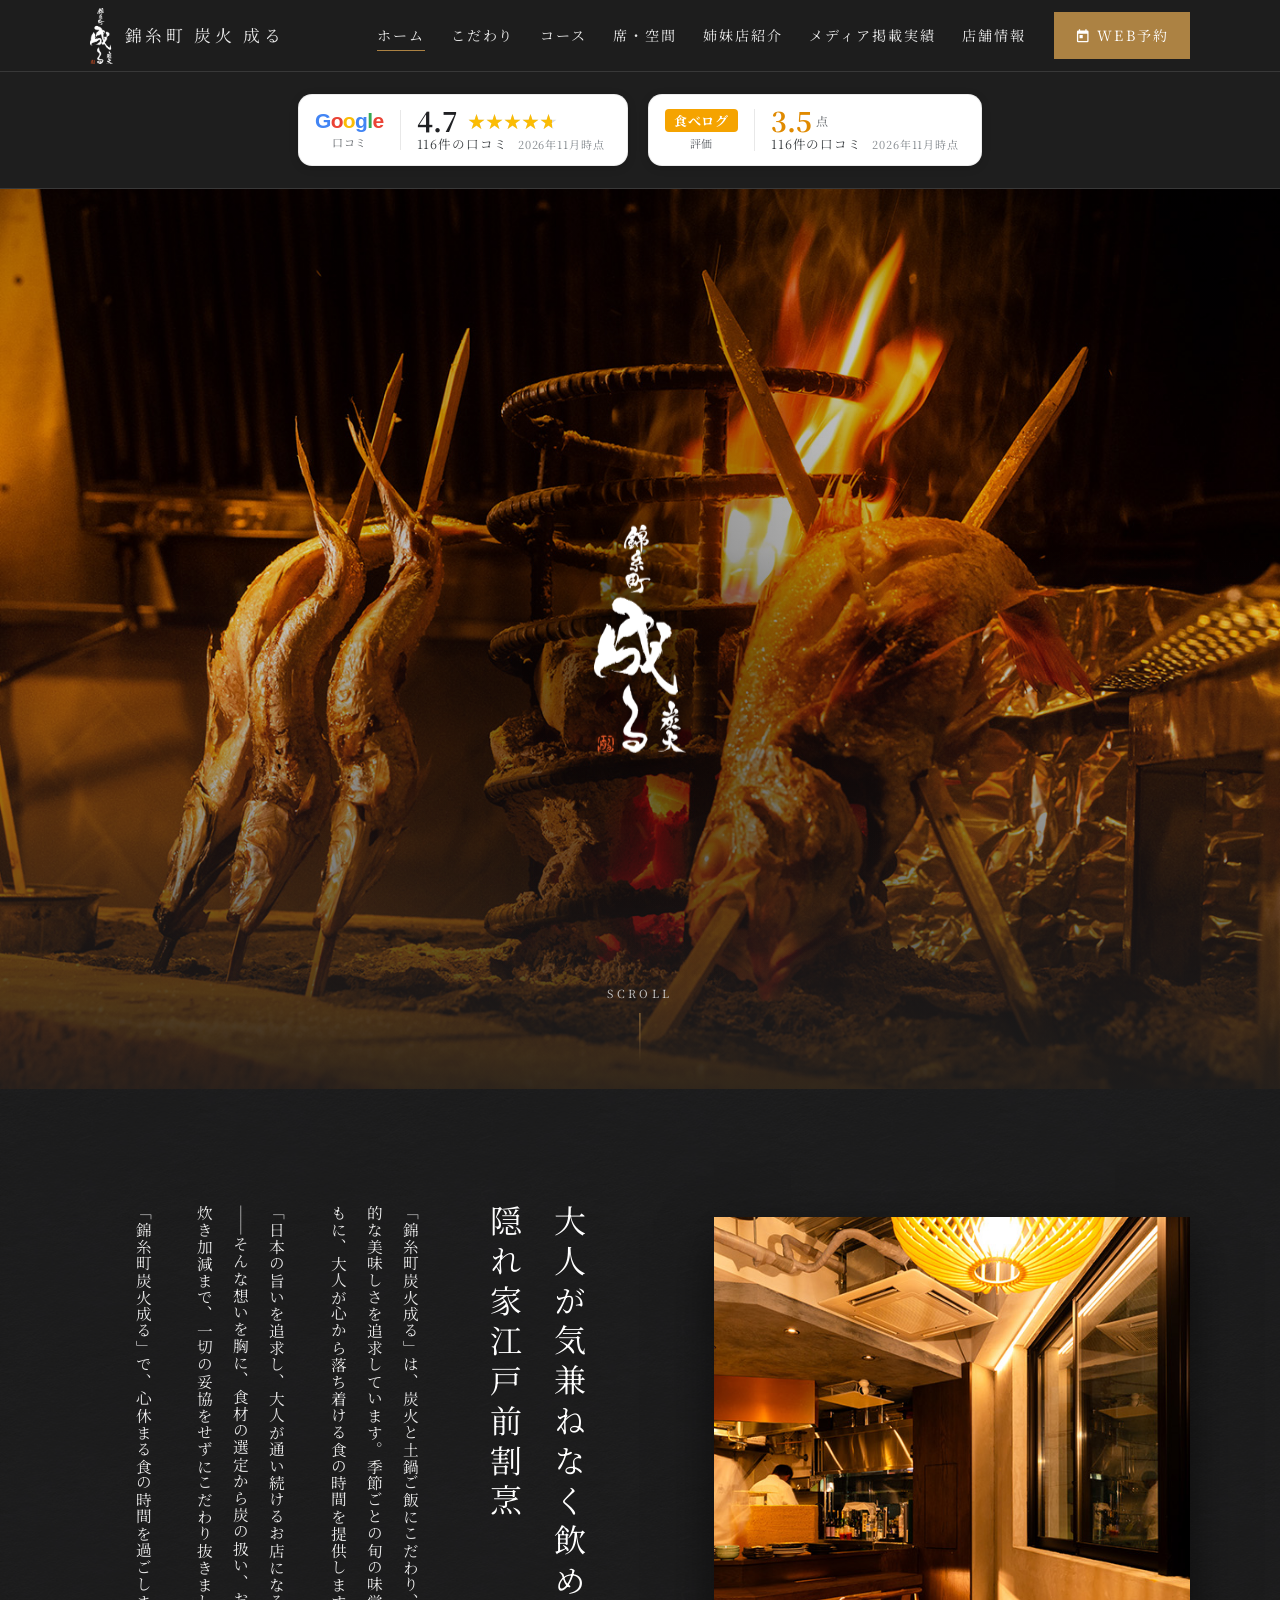
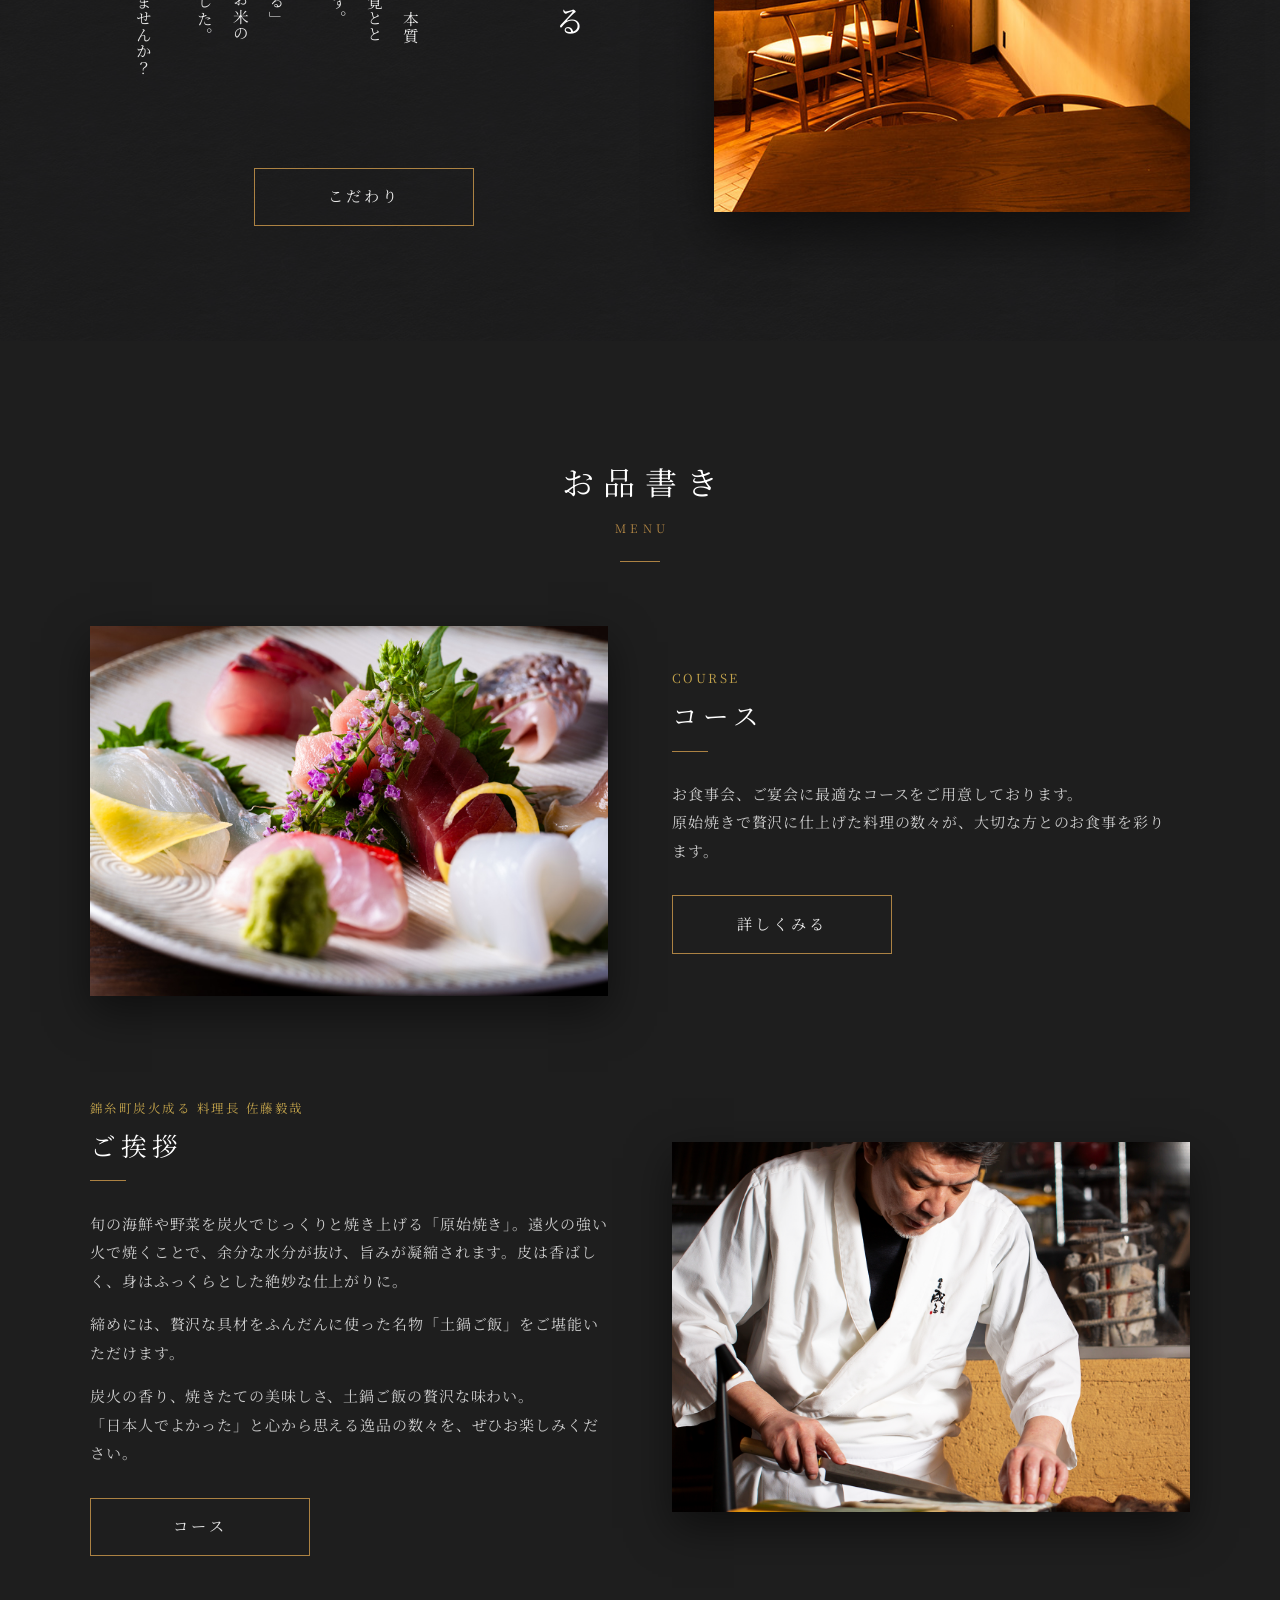
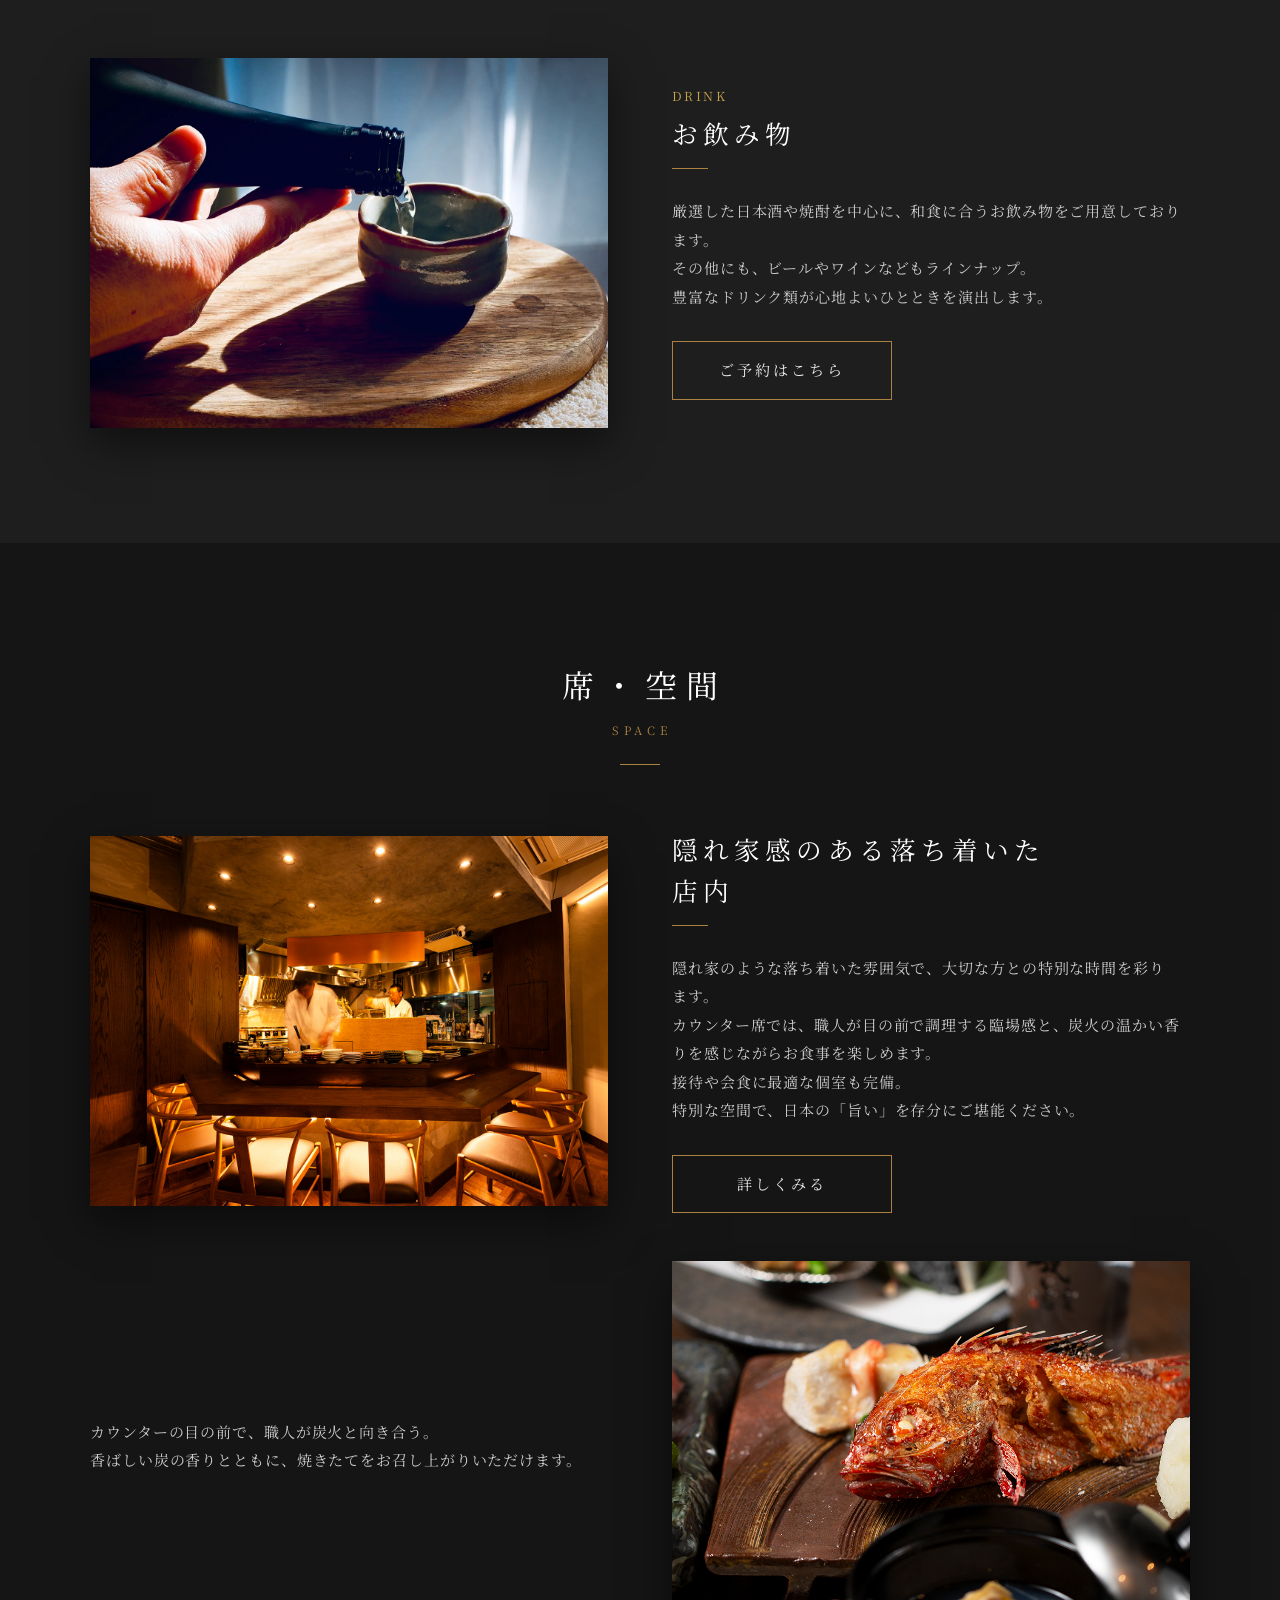
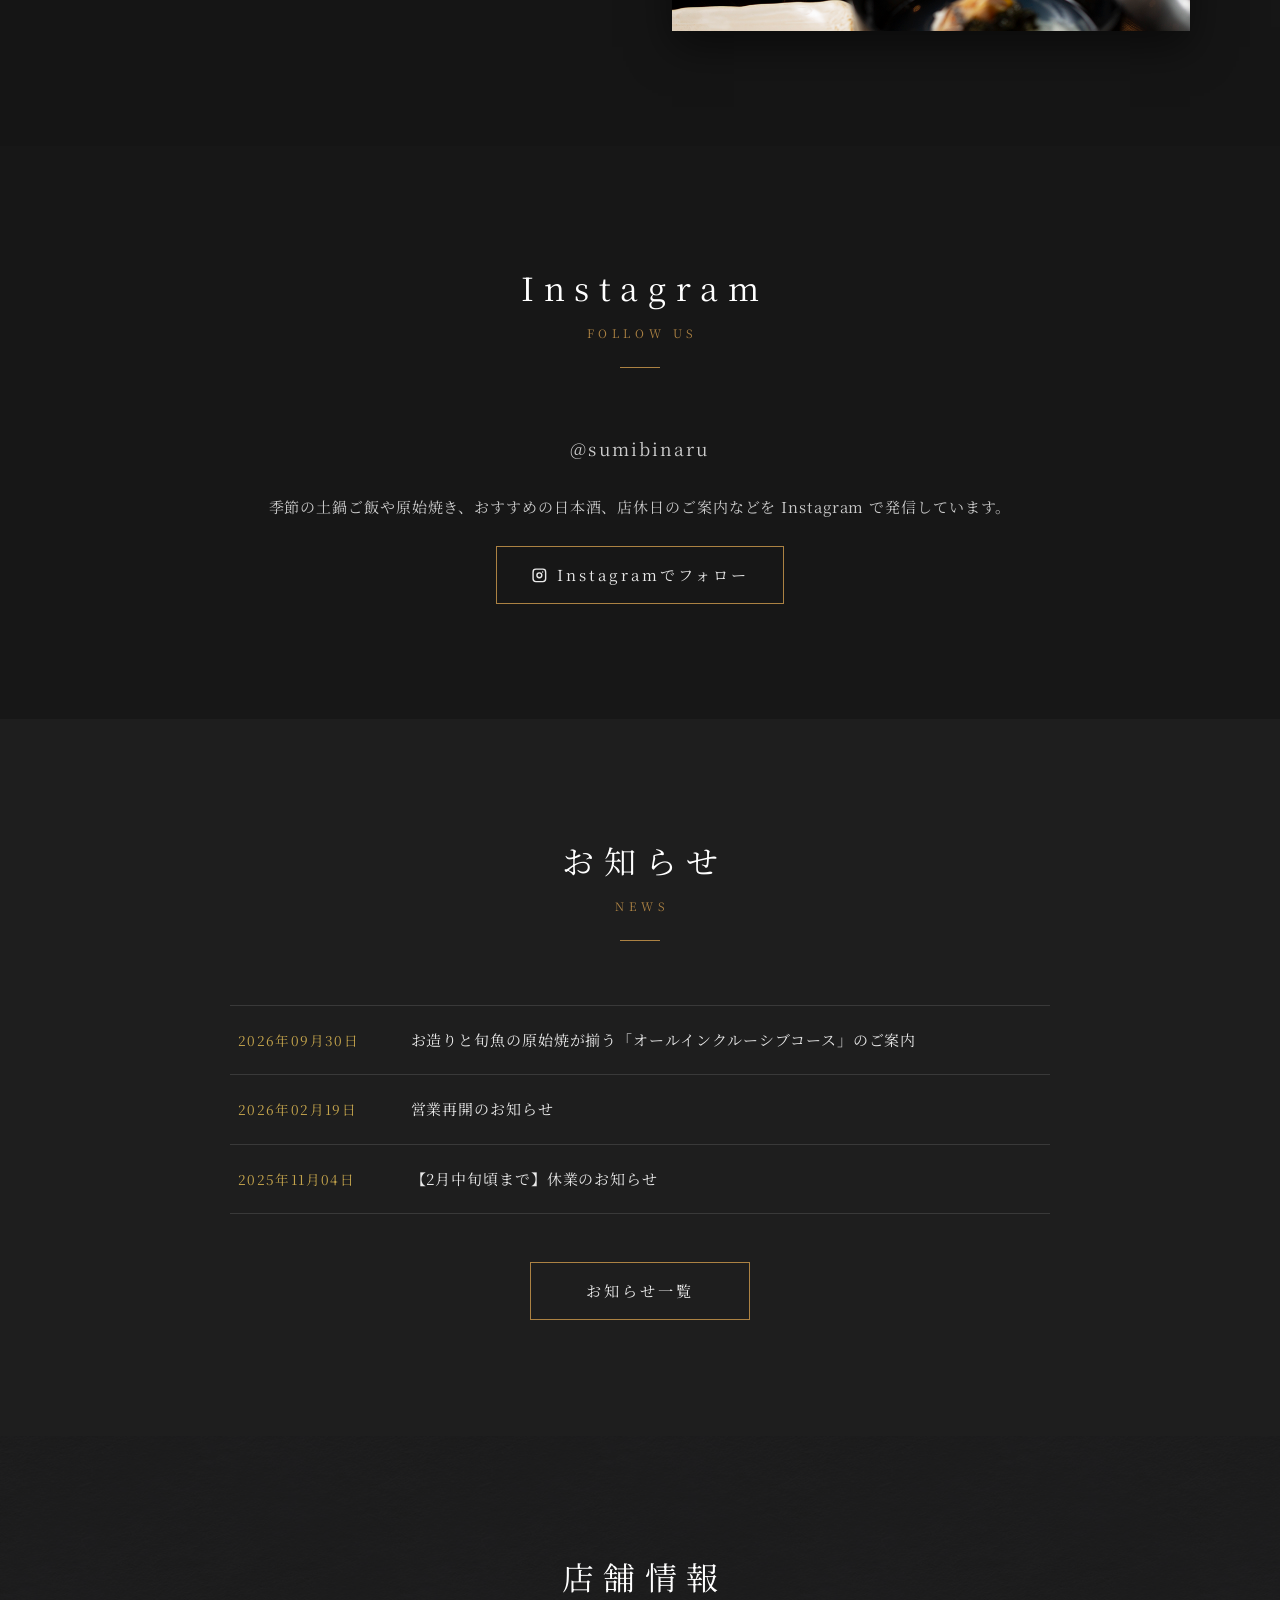
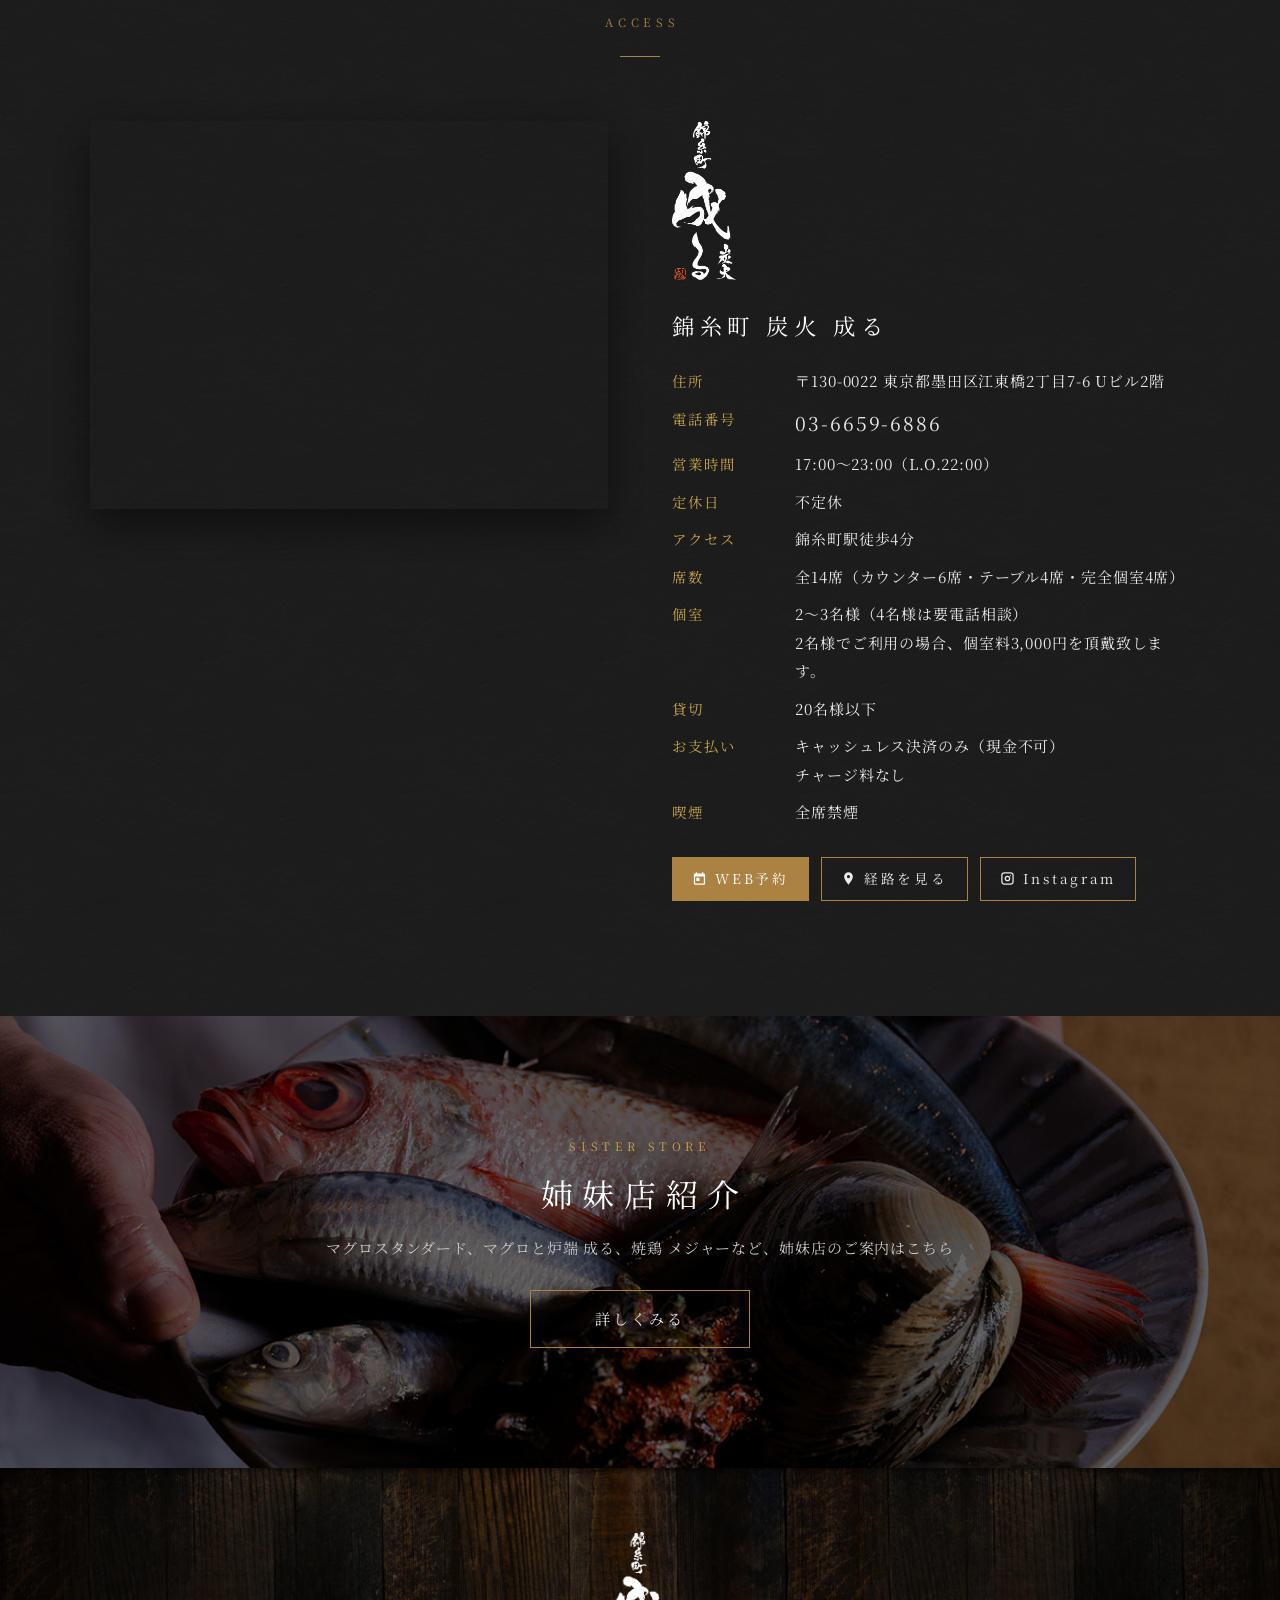
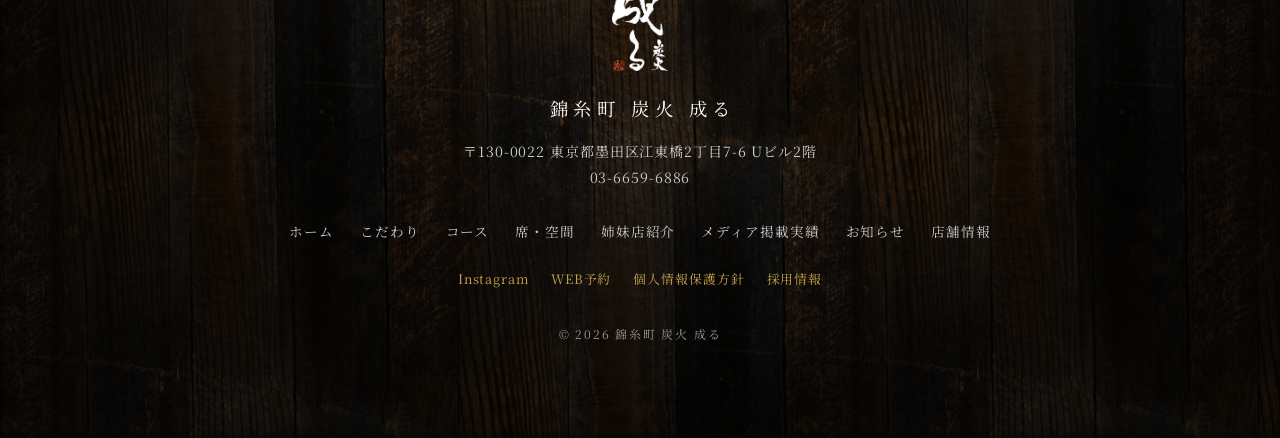
<file: index.html>
<!DOCTYPE html>
<html lang="ja">
<head>
  <meta charset="UTF-8">
  <meta name="viewport" content="width=device-width, initial-scale=1">
  <title>錦糸町 炭火 成る - 大人の隠れ家 江戸前割烹・原始焼き・土鍋ご飯</title>
  <meta name="description" content="錦糸町駅徒歩4分。美味しい海鮮、和食を食べたい皆様に。「錦糸町 炭火 成る」では、「日本の旨い」をご提供いたします。旬の海鮮、野菜などを原始焼きで焼き上げ、土鍋ご飯で締める。帰り際に日本人でよかったと思えるお店です。隠れ家感のある落ち着いた雰囲気の店内で、大切な方とのお食事をお楽しみください。">
  <meta property="og:locale" content="ja_JP">
  <meta property="og:type" content="website">
  <meta property="og:site_name" content="錦糸町 炭火 成る">
  <meta property="og:title" content="錦糸町 炭火 成る - 大人の隠れ家 江戸前割烹・原始焼き・土鍋ご飯">
  <meta property="og:description" content="錦糸町駅徒歩4分。美味しい海鮮、和食を食べたい皆様に。「錦糸町 炭火 成る」では、「日本の旨い」をご提供いたします。旬の海鮮、野菜などを原始焼きで焼き上げ、土鍋ご飯で締める。帰り際に日本人でよかったと思えるお店です。隠れ家感のある落ち着いた雰囲気の店内で、大切な方とのお食事をお楽しみください。">
  <meta property="og:url" content="https://kinshicho-sumibi-naru.com/">
  <meta property="og:image" content="https://kinshicho-sumibi-naru.com/images/ogp.jpg">
  <meta name="twitter:card" content="summary_large_image">
  <link rel="canonical" href="https://kinshicho-sumibi-naru.com/">
  <link rel="icon" href="images/favicon.jpg" type="image/jpeg">
  <link rel="apple-touch-icon" href="images/favicon.jpg">
  <link rel="preconnect" href="https://fonts.googleapis.com">
  <link rel="preconnect" href="https://fonts.gstatic.com" crossorigin>
  <link href="https://fonts.googleapis.com/css2?family=Noto+Serif+JP:wght@300;400;500&display=swap" rel="stylesheet">
  <link rel="stylesheet" href="css/style.css">
</head>
<body>
<header class="site-header">
  <div class="inner">
    <a class="brand" href="./" aria-label="錦糸町 炭火 成る トップページ">
      <img src="images/logo-white.png" alt="錦糸町 炭火 成る" width="500" height="1242">
      <span class="brand__name">錦糸町 炭火 成る</span>
    </a>
    <button class="nav-toggle" type="button" aria-expanded="false" aria-controls="gnav" aria-label="メニューを開く">
      <span></span><span></span><span></span>
    </button>
    <nav class="gnav" id="gnav" aria-label="グローバルナビゲーション">
      <ul class="gnav__list">
        <li><a href="./">ホーム</a></li>
        <li><a href="concept/">こだわり</a></li>
        <li><a href="course/">コース</a></li>
        <li><a href="table/">席・空間</a></li>
        <li><a href="sister-store/">姉妹店紹介</a></li>
        <li><a href="media/">メディア掲載実績</a></li>
        <li><a href="#access">店舗情報</a></li>
      </ul>
      <a class="btn-reserve" href="https://www.tablecheck.com/shops/kinshicho-sumibi-naru/reserve" target="_blank" rel="noopener"><svg class="icon" viewBox="0 0 24 24" aria-hidden="true"><path d="M19 4h-1V2h-2v2H8V2H6v2H5a2 2 0 0 0-2 2v14a2 2 0 0 0 2 2h14a2 2 0 0 0 2-2V6a2 2 0 0 0-2-2zm0 16H5V9h14v11zM7 11h5v5H7z"/></svg>WEB予約</a>
    </nav>
  </div>
</header>

<main>
<section class="ratings" id="ratings" aria-label="お客様からの評価" hidden>
  <div class="ratings__inner">
    <a class="ratings__item ratings__item--google" data-rating="google" href="https://www.google.com/maps/search/?api=1&query=%E9%8C%A6%E7%B3%B8%E7%94%BA%20%E7%82%AD%E7%81%AB%20%E6%88%90%E3%82%8B%20%E6%9D%B1%E4%BA%AC%E9%83%BD%E5%A2%A8%E7%94%B0%E5%8C%BA%E6%B1%9F%E6%9D%B1%E6%A9%8B2-7-6" target="_blank" rel="noopener" hidden>
      <span class="ratings__brand"><span class="ratings__g" aria-hidden="true"><i>G</i><i>o</i><i>o</i><i>g</i><i>l</i><i>e</i></span><span class="sr-only">Google</span><span class="ratings__label">口コミ</span></span>
      <span class="ratings__score"><span class="ratings__stars" aria-hidden="true"><span class="ratings__stars-off">★★★★★</span><span class="ratings__stars-on">★★★★★</span></span><b data-field="score">-</b></span>
      <span class="ratings__meta"><span class="ratings__count"><span data-field="count">-</span>件の口コミ</span><span class="ratings__asof" data-field="asof"></span></span>
    </a>
    <a class="ratings__item ratings__item--tabelog" data-rating="tabelog" href="https://tabelog.com/tokyo/A1312/A131201/13299572/" target="_blank" rel="noopener" hidden>
      <span class="ratings__brand"><span class="ratings__tb" aria-hidden="true">食べログ</span><span class="sr-only">食べログ</span><span class="ratings__label">評価</span></span>
      <span class="ratings__score"><b data-field="score">-</b><small>点</small></span>
      <span class="ratings__meta"><span class="ratings__count"><span data-field="count">-</span>件の口コミ</span><span class="ratings__asof" data-field="asof"></span></span>
    </a>
  </div>
</section>
  <section class="hero" aria-label="メインビジュアル">
    <div class="hero__slide" role="img" aria-label="炭火で焼き上げる原始焼き"></div>
    <div class="hero__slide"></div>
    <img class="hero__logo" src="images/logo-white.png" alt="錦糸町 炭火 成る" width="500" height="1242">
    <div class="hero__scroll" aria-hidden="true">SCROLL</div>
  </section>

  <section class="section section--texture" id="about">
    <div class="inner catch">
      <div class="catch__text catch__text--tategaki fade-up">
        <h1>大人が気兼ねなく飲める<br>隠れ家江戸前割烹</h1>
        <p>「錦糸町炭火成る」は、<br>炭火と土鍋ご飯にこだわり、<br>本質的な美味しさを追求しています。<br>季節ごとの旬の味覚とともに、<br>大人が心から落ち着ける食の時間を提供します。</p>
        <p>「日本の旨いを追求し、<br>大人が通い続けるお店になる」——<br>そんな想いを胸に、<br>食材の選定から炭の扱い、<br>お米の炊き加減まで、<br>一切の妥協をせずにこだわり抜きました。</p>
        <p>「錦糸町炭火成る」で、<br>心休まる食の時間を過ごしませんか？</p>
        <div class="btn-wrap"><a class="btn" href="concept/">こだわり</a></div>
      </div>
      <div class="catch__img fade-up">
        <img src="images/top-catch.jpg" alt="炭火の前で調理する料理人" width="1400" height="703" loading="lazy">
      </div>
    </div>
  </section>

  <section class="section" id="menu">
    <div class="inner">
      <div class="sec-title fade-up"><h2>お品書き</h2><span class="en">MENU</span></div>

      <div class="feature fade-up">
        <div class="feature__img"><img src="images/top-course.jpg" alt="原始焼きで仕上げたコース料理" width="1400" height="1000" loading="lazy"></div>
        <div class="feature__body">
          <h3><span class="sub">COURSE</span>コース</h3>
          <p>お食事会、ご宴会に最適なコースをご用意しております。<br>原始焼きで贅沢に仕上げた料理の数々が、大切な方とのお食事を彩ります。</p>
          <div class="btn-wrap"><a class="btn" href="course/">詳しくみる</a></div>
        </div>
      </div>

      <div class="feature feature--rev fade-up">
        <div class="feature__img"><img src="images/top-chef.webp" alt="料理長 佐藤毅哉" width="1400" height="1000" loading="lazy"></div>
        <div class="feature__body">
          <h3><span class="sub">錦糸町炭火成る 料理長 佐藤毅哉</span>ご挨拶</h3>
          <p>旬の海鮮や野菜を炭火でじっくりと焼き上げる「原始焼き」。遠火の強い火で焼くことで、余分な水分が抜け、旨みが凝縮されます。皮は香ばしく、身はふっくらとした絶妙な仕上がりに。</p>
          <p>締めには、贅沢な具材をふんだんに使った名物「土鍋ご飯」をご堪能いただけます。</p>
          <p>炭火の香り、焼きたての美味しさ、土鍋ご飯の贅沢な味わい。<br>「日本人でよかった」と心から思える逸品の数々を、ぜひお楽しみください。</p>
          <div class="btn-wrap"><a class="btn" href="course/">コース</a></div>
        </div>
      </div>

      <div class="feature fade-up">
        <div class="feature__img"><img src="images/top-drink.webp" alt="厳選した日本酒と酒器" width="1400" height="1000" loading="lazy"></div>
        <div class="feature__body">
          <h3><span class="sub">DRINK</span>お飲み物</h3>
          <p>厳選した日本酒や焼酎を中心に、和食に合うお飲み物をご用意しております。<br>その他にも、ビールやワインなどもラインナップ。<br>豊富なドリンク類が心地よいひとときを演出します。</p>
          <div class="btn-wrap"><a class="btn" href="https://www.tablecheck.com/shops/kinshicho-sumibi-naru/reserve" target="_blank" rel="noopener">ご予約はこちら</a></div>
        </div>
      </div>
    </div>
  </section>

  <section class="section section--wall" id="space">
    <div class="inner">
      <div class="sec-title fade-up"><h2>席・空間</h2><span class="en">SPACE</span></div>
      <div class="feature fade-up">
        <div class="feature__img"><img src="images/top-table.jpg" alt="落ち着いた雰囲気の店内" width="1400" height="1000" loading="lazy"></div>
        <div class="feature__body">
          <h3>隠れ家感のある落ち着いた<br class="pc-only">店内</h3>
          <p>隠れ家のような落ち着いた雰囲気で、大切な方との特別な時間を彩ります。<br>カウンター席では、職人が目の前で調理する臨場感と、炭火の温かい香りを感じながらお食事を楽しめます。<br>接待や会食に最適な個室も完備。<br>特別な空間で、日本の「旨い」を存分にご堪能ください。</p>
          <div class="btn-wrap"><a class="btn" href="table/">詳しくみる</a></div>
        </div>
      </div>
      <div class="feature feature--rev fade-up" style="margin-top:48px">
        <div class="feature__img"><img src="images/top-table-02.webp" alt="カウンター越しに見える炭火の調理" width="1400" height="703" loading="lazy"></div>
        <div class="feature__body">
          <p class="lead">カウンターの目の前で、職人が炭火と向き合う。<br>香ばしい炭の香りとともに、焼きたてをお召し上がりいただけます。</p>
        </div>
      </div>
    </div>
  </section>

  <section class="section section--dark" id="instagram">
    <div class="inner insta">
      <div class="sec-title fade-up"><h2>Instagram</h2><span class="en">FOLLOW US</span></div>
      <div class="fade-up">
        <p class="insta__account">@sumibinaru</p>
        <p>季節の土鍋ご飯や原始焼き、おすすめの日本酒、店休日のご案内などを Instagram で発信しています。</p>
        <a class="btn" href="https://www.instagram.com/sumibinaru" target="_blank" rel="noopener"><svg class="icon" viewBox="0 0 24 24" aria-hidden="true"><path d="M7 2h10a5 5 0 0 1 5 5v10a5 5 0 0 1-5 5H7a5 5 0 0 1-5-5V7a5 5 0 0 1 5-5zm0 2a3 3 0 0 0-3 3v10a3 3 0 0 0 3 3h10a3 3 0 0 0 3-3V7a3 3 0 0 0-3-3H7zm5 3.5a4.5 4.5 0 1 1 0 9 4.5 4.5 0 0 1 0-9zm0 2a2.5 2.5 0 1 0 0 5 2.5 2.5 0 0 0 0-5zm4.75-3.25a1 1 0 1 1 0 2 1 1 0 0 1 0-2z"/></svg>Instagramでフォロー</a>
      </div>
    </div>
  </section>

  <section class="section" id="news">
    <div class="inner inner--narrow">
      <div class="sec-title fade-up"><h2>お知らせ</h2><span class="en">NEWS</span></div>
      <div class="fade-up">
<ul class="news-list">
  <li><a href="information/#news-4385"><time datetime="2026-09-30">2026年09月30日</time><span>お造りと旬魚の原始焼が揃う「オールインクルーシブコース」のご案内</span></a></li>
  <li><a href="information/#news-4332"><time datetime="2026-02-19">2026年02月19日</time><span>営業再開のお知らせ</span></a></li>
  <li><a href="information/#news-4260"><time datetime="2025-11-04">2025年11月04日</time><span>【2月中旬頃まで】休業のお知らせ</span></a></li>
</ul>
        <p class="center mt-l"><a class="btn" href="information/">お知らせ一覧</a></p>
      </div>
    </div>
  </section>

  <section class="section section--texture" id="access">
    <div class="inner">
      <div class="sec-title fade-up"><h2>店舗情報</h2><span class="en">ACCESS</span></div>
      <div class="access fade-up">
        <div class="access__map">
          <iframe src="https://www.google.com/maps?q=%E6%9D%B1%E4%BA%AC%E9%83%BD%E5%A2%A8%E7%94%B0%E5%8C%BA%E6%B1%9F%E6%9D%B1%E6%A9%8B2%E4%B8%81%E7%9B%AE7-6%20U%E3%83%93%E3%83%AB&output=embed" title="錦糸町 炭火 成る の地図" loading="lazy" allowfullscreen referrerpolicy="no-referrer-when-downgrade"></iframe>
        </div>
        <div class="access__body">
          <img class="access__logo" src="images/logo-white.png" alt="" width="500" height="1242" loading="lazy">
          <p class="access__name">錦糸町 炭火 成る</p>
          <dl>
            <dt>住所</dt><dd>〒130-0022 東京都墨田区江東橋2丁目7-6 <span class="nowrap">Uビル2階</span></dd>
            <dt>電話番号</dt><dd><a class="tel" href="tel:03-6659-6886">03-6659-6886</a></dd>
            <dt>営業時間</dt><dd>17:00～23:00（L.O.22:00）</dd>
            <dt>定休日</dt><dd>不定休</dd>
            <dt>アクセス</dt><dd>錦糸町駅徒歩4分</dd>
            <dt>席数</dt><dd>全14席（カウンター6席・テーブル4席・完全個室4席）</dd>
            <dt>個室</dt><dd>2〜3名様（4名様は要電話相談）<br>2名様でご利用の場合、個室料3,000円を頂戴致します。</dd>
            <dt>貸切</dt><dd>20名様以下</dd>
            <dt>お支払い</dt><dd>キャッシュレス決済のみ（現金不可）<br>チャージ料なし</dd>
            <dt>喫煙</dt><dd>全席禁煙</dd>
          </dl>
          <div class="access__links">
            <a class="btn btn--small btn--solid" href="https://www.tablecheck.com/shops/kinshicho-sumibi-naru/reserve" target="_blank" rel="noopener"><svg class="icon" viewBox="0 0 24 24" aria-hidden="true"><path d="M19 4h-1V2h-2v2H8V2H6v2H5a2 2 0 0 0-2 2v14a2 2 0 0 0 2 2h14a2 2 0 0 0 2-2V6a2 2 0 0 0-2-2zm0 16H5V9h14v11zM7 11h5v5H7z"/></svg>WEB予約</a>
            <a class="btn btn--small" href="https://www.google.com/maps/dir/?api=1&destination=%E9%8C%A6%E7%B3%B8%E7%94%BA%20%E7%82%AD%E7%81%AB%20%E6%88%90%E3%82%8B" target="_blank" rel="noopener"><svg class="icon" viewBox="0 0 24 24" aria-hidden="true"><path d="M12 2a7 7 0 0 0-7 7c0 5.25 7 13 7 13s7-7.75 7-13a7 7 0 0 0-7-7zm0 9.5A2.5 2.5 0 1 1 12 6.5a2.5 2.5 0 0 1 0 5z"/></svg>経路を見る</a>
            <a class="btn btn--small" href="https://www.instagram.com/sumibinaru" target="_blank" rel="noopener"><svg class="icon" viewBox="0 0 24 24" aria-hidden="true"><path d="M7 2h10a5 5 0 0 1 5 5v10a5 5 0 0 1-5 5H7a5 5 0 0 1-5-5V7a5 5 0 0 1 5-5zm0 2a3 3 0 0 0-3 3v10a3 3 0 0 0 3 3h10a3 3 0 0 0 3-3V7a3 3 0 0 0-3-3H7zm5 3.5a4.5 4.5 0 1 1 0 9 4.5 4.5 0 0 1 0-9zm0 2a2.5 2.5 0 1 0 0 5 2.5 2.5 0 0 0 0-5zm4.75-3.25a1 1 0 1 1 0 2 1 1 0 0 1 0-2z"/></svg>Instagram</a>
          </div>
        </div>
      </div>
    </div>
  </section>

  <a class="sister-banner" href="sister-store/">
    <div class="sister-banner__body">
      <span class="en">SISTER STORE</span>
      <h2>姉妹店紹介</h2>
      <p>マグロスタンダード、マグロと炉端 成る、焼鶏 メジャーなど、姉妹店のご案内はこちら</p>
      <span class="btn">詳しくみる</span>
    </div>
  </a>
</main>
<footer class="site-footer">
  <div class="inner">
    <img class="site-footer__logo" src="images/logo-white.png" alt="" width="500" height="1242">
    <p class="site-footer__name">錦糸町 炭火 成る</p>
    <p class="site-footer__addr">〒130-0022 東京都墨田区江東橋2丁目7-6 <span class="nowrap">Uビル2階</span><br><a href="tel:03-6659-6886">03-6659-6886</a></p>
    <ul class="site-footer__nav">
      <li><a href="./">ホーム</a></li><li><a href="concept/">こだわり</a></li><li><a href="course/">コース</a></li><li><a href="table/">席・空間</a></li><li><a href="sister-store/">姉妹店紹介</a></li><li><a href="media/">メディア掲載実績</a></li><li><a href="information/">お知らせ</a></li><li><a href="#access">店舗情報</a></li>
    </ul>
    <ul class="site-footer__sub">
      <li><a href="https://www.instagram.com/sumibinaru" target="_blank" rel="noopener">Instagram</a></li>
      <li><a href="https://www.tablecheck.com/shops/kinshicho-sumibi-naru/reserve" target="_blank" rel="noopener">WEB予約</a></li>
      <li><a href="privacy/">個人情報保護方針</a></li>
      <li><a href="https://pay-it-forward-corporate.com/recruit/" target="_blank" rel="noopener">採用情報</a></li>
    </ul>
    <p class="site-footer__copy">&copy; 2026 錦糸町 炭火 成る</p>
  </div>
</footer>

<nav class="bottom-bar" aria-label="クイックメニュー">
  <a href="tel:03-6659-6886"><svg class="icon" viewBox="0 0 24 24" aria-hidden="true"><path d="M6.6 10.8a15.1 15.1 0 0 0 6.6 6.6l2.2-2.2a1 1 0 0 1 1-.25c1.1.37 2.3.57 3.6.57a1 1 0 0 1 1 1V20a1 1 0 0 1-1 1A17 17 0 0 1 3 4a1 1 0 0 1 1-1h3.5a1 1 0 0 1 1 1c0 1.25.2 2.45.57 3.57a1 1 0 0 1-.25 1L6.6 10.8z"/></svg>電話</a>
  <a href="https://www.google.com/maps/dir/?api=1&destination=%E9%8C%A6%E7%B3%B8%E7%94%BA%20%E7%82%AD%E7%81%AB%20%E6%88%90%E3%82%8B" target="_blank" rel="noopener"><svg class="icon" viewBox="0 0 24 24" aria-hidden="true"><path d="M12 2a7 7 0 0 0-7 7c0 5.25 7 13 7 13s7-7.75 7-13a7 7 0 0 0-7-7zm0 9.5A2.5 2.5 0 1 1 12 6.5a2.5 2.5 0 0 1 0 5z"/></svg>地図</a>
  <a class="is-reserve" href="https://www.tablecheck.com/shops/kinshicho-sumibi-naru/reserve" target="_blank" rel="noopener"><svg class="icon" viewBox="0 0 24 24" aria-hidden="true"><path d="M19 4h-1V2h-2v2H8V2H6v2H5a2 2 0 0 0-2 2v14a2 2 0 0 0 2 2h14a2 2 0 0 0 2-2V6a2 2 0 0 0-2-2zm0 16H5V9h14v11zM7 11h5v5H7z"/></svg>WEB予約</a>
</nav>

<script src="js/main.js"></script>
  <script src="js/ratings.js" defer></script>
</body>
</html>
</file>
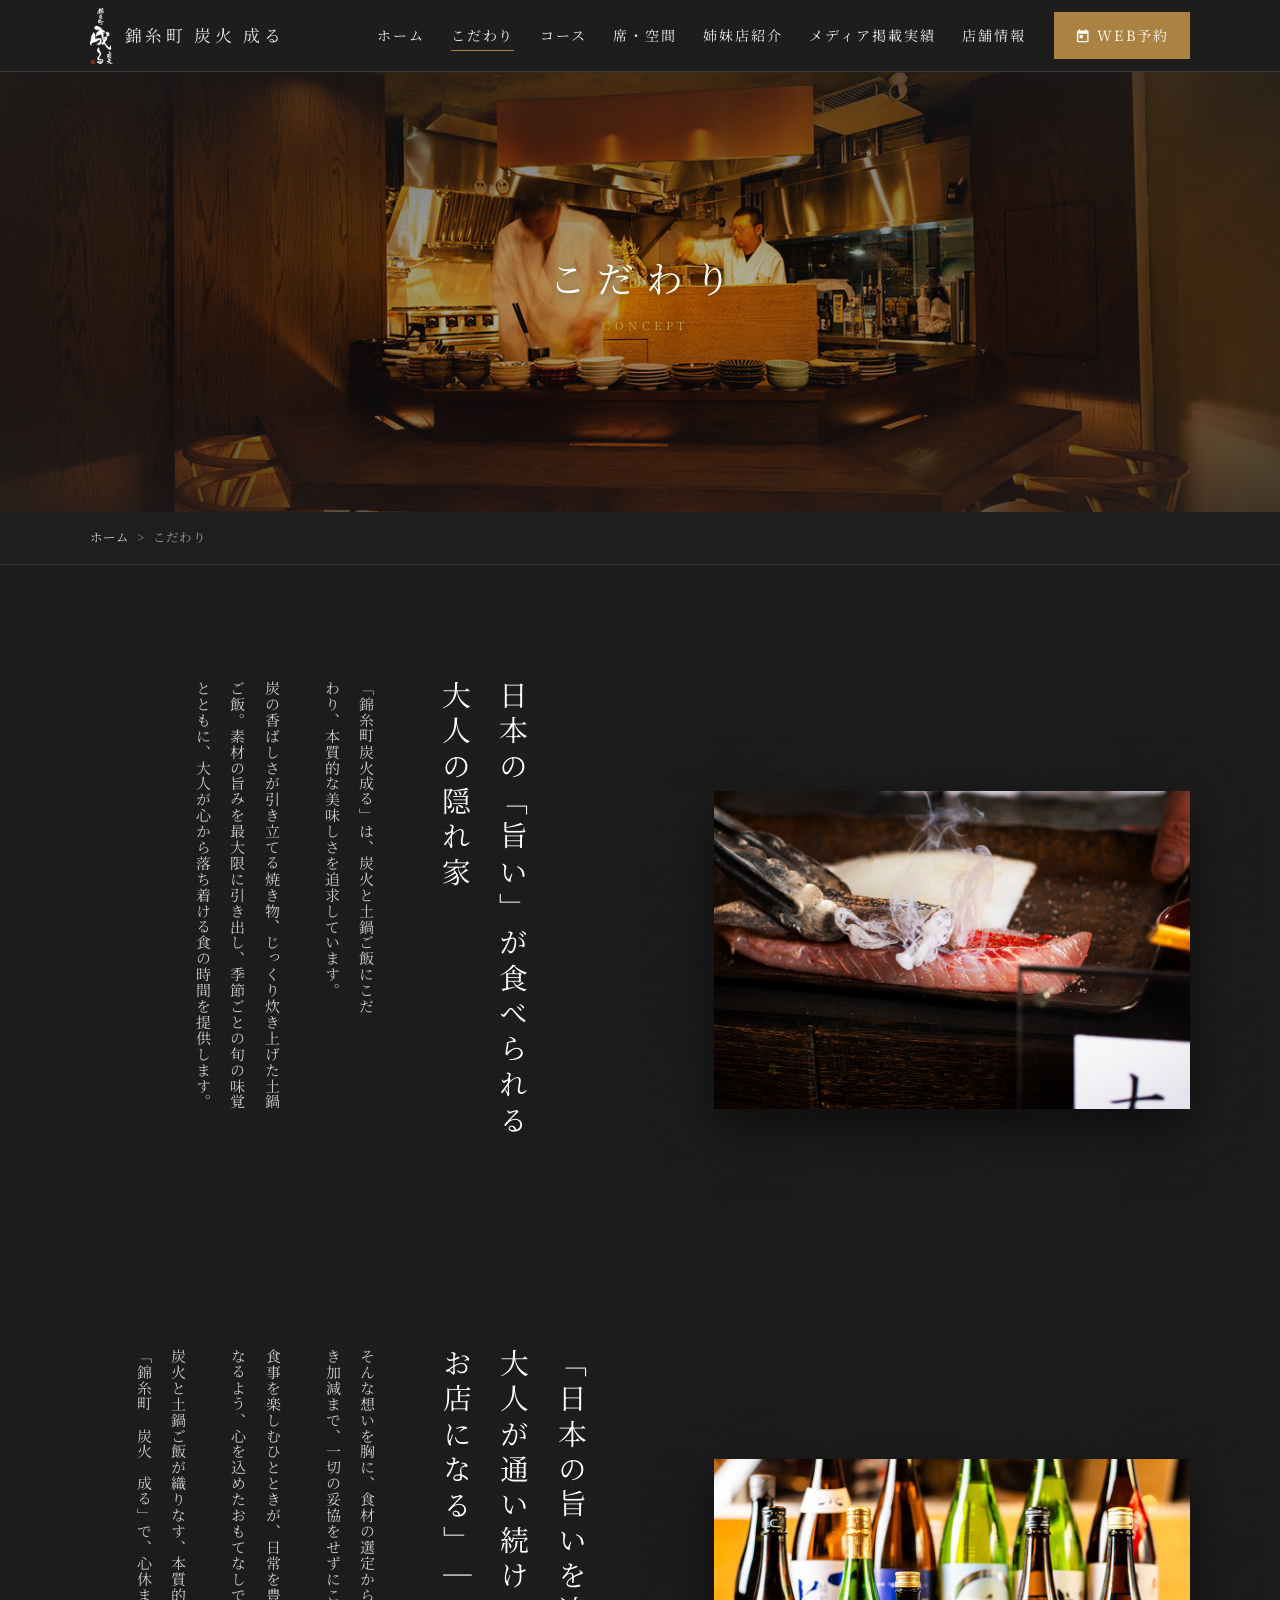
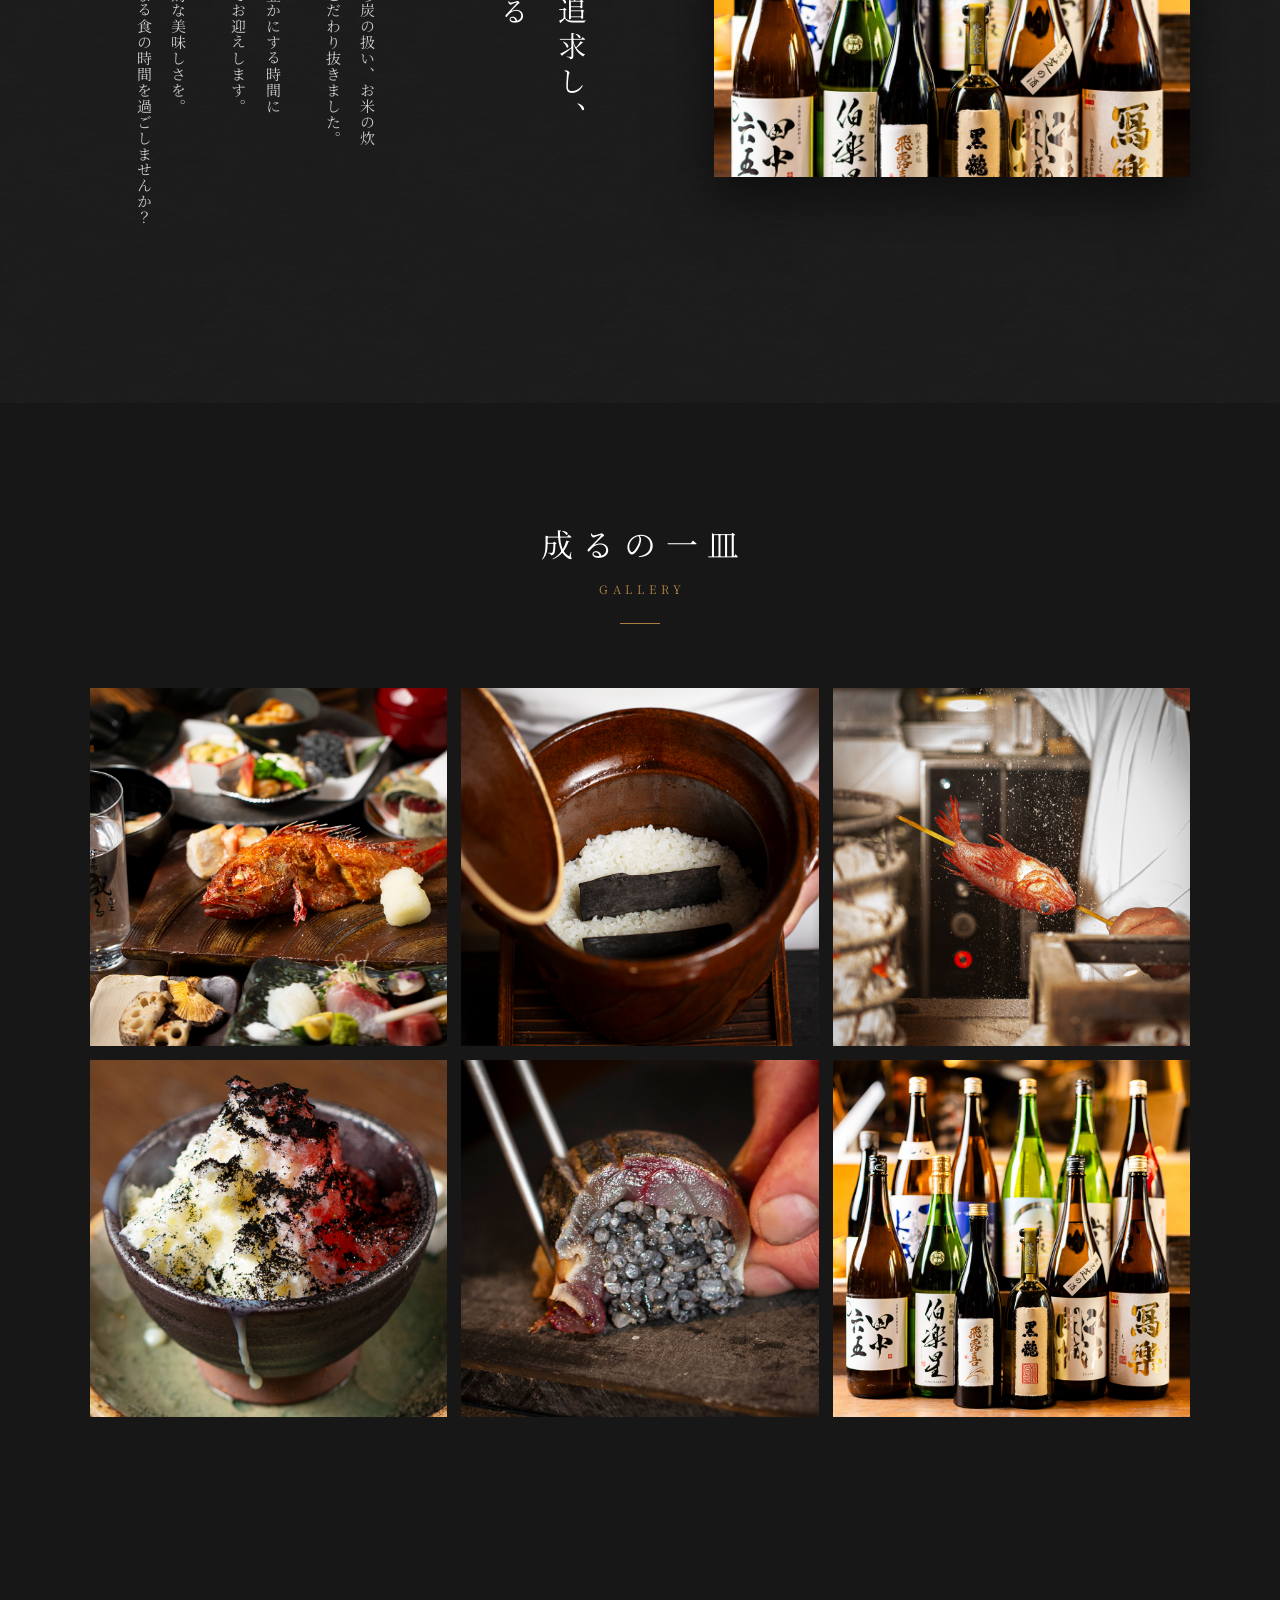
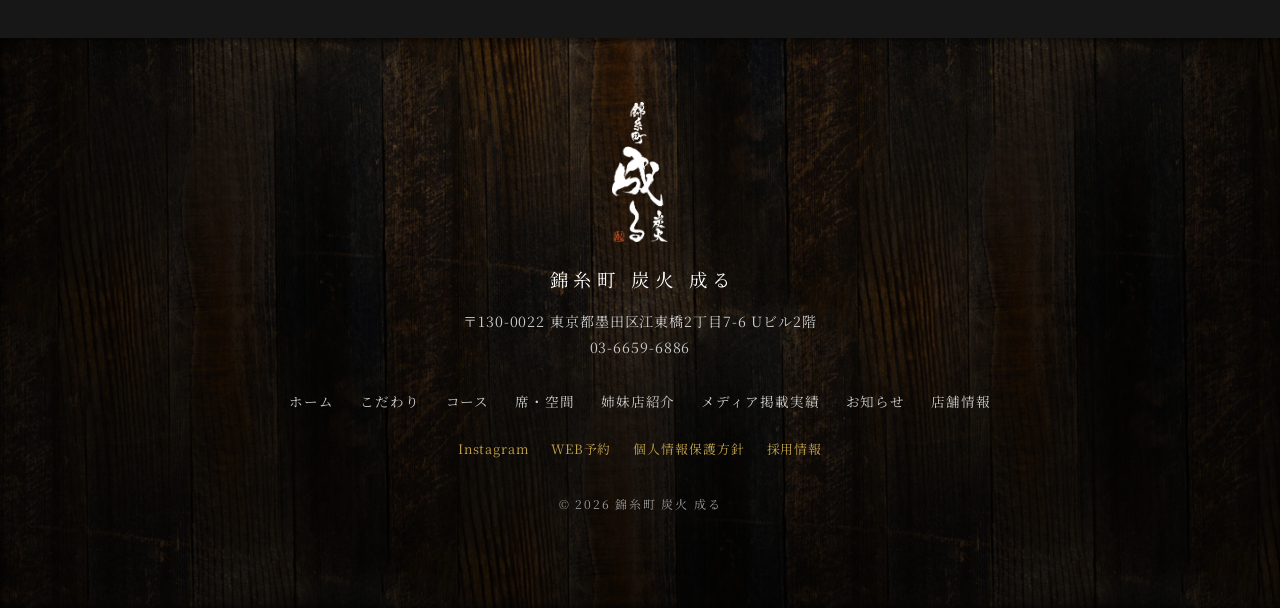
<file: concept/index.html>
<!DOCTYPE html>
<html lang="ja">
<head>
  <meta charset="UTF-8">
  <meta name="viewport" content="width=device-width, initial-scale=1">
  <title>こだわり | 錦糸町 炭火 成る</title>
  <meta name="description" content="「錦糸町炭火成る」は、炭火と土鍋ご飯にこだわり、本質的な美味しさを追求しています。日本の「旨い」が食べられる大人の隠れ家。">
  <meta property="og:locale" content="ja_JP">
  <meta property="og:type" content="website">
  <meta property="og:site_name" content="錦糸町 炭火 成る">
  <meta property="og:title" content="こだわり | 錦糸町 炭火 成る">
  <meta property="og:description" content="「錦糸町炭火成る」は、炭火と土鍋ご飯にこだわり、本質的な美味しさを追求しています。日本の「旨い」が食べられる大人の隠れ家。">
  <meta property="og:url" content="https://kinshicho-sumibi-naru.com/concept/">
  <meta property="og:image" content="https://kinshicho-sumibi-naru.com/images/concept-main.jpg">
  <meta name="twitter:card" content="summary_large_image">
  <link rel="canonical" href="https://kinshicho-sumibi-naru.com/concept/">
  <link rel="icon" href="../images/favicon.jpg" type="image/jpeg">
  <link rel="apple-touch-icon" href="../images/favicon.jpg">
  <link rel="preconnect" href="https://fonts.googleapis.com">
  <link rel="preconnect" href="https://fonts.gstatic.com" crossorigin>
  <link href="https://fonts.googleapis.com/css2?family=Noto+Serif+JP:wght@300;400;500&display=swap" rel="stylesheet">
  <link rel="stylesheet" href="../css/style.css">
</head>
<body>
<header class="site-header">
  <div class="inner">
    <a class="brand" href="../" aria-label="錦糸町 炭火 成る トップページ">
      <img src="../images/logo-white.png" alt="錦糸町 炭火 成る" width="500" height="1242">
      <span class="brand__name">錦糸町 炭火 成る</span>
    </a>
    <button class="nav-toggle" type="button" aria-expanded="false" aria-controls="gnav" aria-label="メニューを開く">
      <span></span><span></span><span></span>
    </button>
    <nav class="gnav" id="gnav" aria-label="グローバルナビゲーション">
      <ul class="gnav__list">
        <li><a href="../">ホーム</a></li>
        <li><a href="../concept/">こだわり</a></li>
        <li><a href="../course/">コース</a></li>
        <li><a href="../table/">席・空間</a></li>
        <li><a href="../sister-store/">姉妹店紹介</a></li>
        <li><a href="../media/">メディア掲載実績</a></li>
        <li><a href="../#access">店舗情報</a></li>
      </ul>
      <a class="btn-reserve" href="https://www.tablecheck.com/shops/kinshicho-sumibi-naru/reserve" target="_blank" rel="noopener"><svg class="icon" viewBox="0 0 24 24" aria-hidden="true"><path d="M19 4h-1V2h-2v2H8V2H6v2H5a2 2 0 0 0-2 2v14a2 2 0 0 0 2 2h14a2 2 0 0 0 2-2V6a2 2 0 0 0-2-2zm0 16H5V9h14v11zM7 11h5v5H7z"/></svg>WEB予約</a>
    </nav>
  </div>
</header>

<main>
<div class="page-head" style="background-image:url('../images/concept-main.jpg')">
  <div class="page-head__body">
    <h1>こだわり<small>CONCEPT</small></h1>
  </div>
</div>
<nav class="breadcrumb" aria-label="パンくずリスト"><div class="inner"><ol><li><a href="../">ホーム</a></li><li>こだわり</li></ol></div></nav>


  <section class="section section--texture">
    <div class="inner">
      <div class="concept-block concept-block--tategaki">
        <div class="concept-block__text fade-up">
          <h2>日本の「旨い」が食べられる<br>大人の隠れ家</h2>
          <p>「錦糸町炭火成る」は、<br>炭火と土鍋ご飯にこだわり、<br>本質的な美味しさを追求しています。</p>
          <p>炭の香ばしさが引き立てる焼き物、<br>じっくり炊き上げた土鍋ご飯。<br>素材の旨みを最大限に引き出し、<br>季節ごとの旬の味覚とともに、<br>大人が心から落ち着ける<br>食の時間を提供します。</p>
        </div>
        <div class="concept-block__img fade-up">
          <img src="../images/concept-catch.webp" alt="炭火で焼き上げる原始焼き" width="1400" height="933" loading="lazy">
        </div>
      </div>

      <div class="concept-block concept-block--rev concept-block--tategaki">
        <div class="concept-block__text fade-up">
          <h2>「日本の旨いを追求し、<br>大人が通い続ける<br>お店になる」─</h2>
          <p>そんな想いを胸に、<br>食材の選定から炭の扱い、<br>お米の炊き加減まで、<br>一切の妥協をせずにこだわり抜きました。</p>
          <p>食事を楽しむひとときが、<br>日常を豊かにする時間になるよう、<br>心を込めたおもてなしで<br>お迎えします。</p>
          <p>炭火と土鍋ご飯が織りなす、<br>本質的な美味しさを。<br><span class="nowrap">「錦糸町 炭火 成る」</span>で、<br>心休まる食の時間を過ごしませんか？</p>
        </div>
        <div class="concept-block__img fade-up">
          <img src="../images/concept-06.jpg" alt="土鍋ご飯" width="1000" height="1000" loading="lazy">
        </div>
      </div>
    </div>
  </section>

  <section class="section section--dark">
    <div class="inner">
      <div class="sec-title fade-up"><h2>成るの一皿</h2><span class="en">GALLERY</span></div>
      <ul class="gallery fade-up">
        <li><img src="../images/concept-02.webp" alt="炭火で焼き上げた旬魚" width="1000" height="1000" loading="lazy"></li>
        <li><img src="../images/concept-03.webp" alt="炭火焼きの一皿" width="1000" height="1000" loading="lazy"></li>
        <li><img src="../images/concept-05.webp" alt="季節の料理" width="1000" height="1000" loading="lazy"></li>
        <li><img src="../images/concept-04.webp" alt="原始焼き" width="1000" height="1000" loading="lazy"></li>
        <li><img src="../images/concept-01.webp" alt="お造り" width="1000" height="1000" loading="lazy"></li>
        <li><img src="../images/concept-06.jpg" alt="土鍋ご飯" width="1000" height="1000" loading="lazy"></li>
      </ul>
      <p class="center mt-l fade-up"><a class="btn" href="../course/">コースを見る</a></p>
    </div>
  </section>
</main>
<footer class="site-footer">
  <div class="inner">
    <img class="site-footer__logo" src="../images/logo-white.png" alt="" width="500" height="1242">
    <p class="site-footer__name">錦糸町 炭火 成る</p>
    <p class="site-footer__addr">〒130-0022 東京都墨田区江東橋2丁目7-6 <span class="nowrap">Uビル2階</span><br><a href="tel:03-6659-6886">03-6659-6886</a></p>
    <ul class="site-footer__nav">
      <li><a href="../">ホーム</a></li><li><a href="../concept/">こだわり</a></li><li><a href="../course/">コース</a></li><li><a href="../table/">席・空間</a></li><li><a href="../sister-store/">姉妹店紹介</a></li><li><a href="../media/">メディア掲載実績</a></li><li><a href="../information/">お知らせ</a></li><li><a href="../#access">店舗情報</a></li>
    </ul>
    <ul class="site-footer__sub">
      <li><a href="https://www.instagram.com/sumibinaru" target="_blank" rel="noopener">Instagram</a></li>
      <li><a href="https://www.tablecheck.com/shops/kinshicho-sumibi-naru/reserve" target="_blank" rel="noopener">WEB予約</a></li>
      <li><a href="../privacy/">個人情報保護方針</a></li>
      <li><a href="https://pay-it-forward-corporate.com/recruit/" target="_blank" rel="noopener">採用情報</a></li>
    </ul>
    <p class="site-footer__copy">&copy; 2026 錦糸町 炭火 成る</p>
  </div>
</footer>

<nav class="bottom-bar" aria-label="クイックメニュー">
  <a href="tel:03-6659-6886"><svg class="icon" viewBox="0 0 24 24" aria-hidden="true"><path d="M6.6 10.8a15.1 15.1 0 0 0 6.6 6.6l2.2-2.2a1 1 0 0 1 1-.25c1.1.37 2.3.57 3.6.57a1 1 0 0 1 1 1V20a1 1 0 0 1-1 1A17 17 0 0 1 3 4a1 1 0 0 1 1-1h3.5a1 1 0 0 1 1 1c0 1.25.2 2.45.57 3.57a1 1 0 0 1-.25 1L6.6 10.8z"/></svg>電話</a>
  <a href="https://www.google.com/maps/dir/?api=1&destination=%E9%8C%A6%E7%B3%B8%E7%94%BA%20%E7%82%AD%E7%81%AB%20%E6%88%90%E3%82%8B" target="_blank" rel="noopener"><svg class="icon" viewBox="0 0 24 24" aria-hidden="true"><path d="M12 2a7 7 0 0 0-7 7c0 5.25 7 13 7 13s7-7.75 7-13a7 7 0 0 0-7-7zm0 9.5A2.5 2.5 0 1 1 12 6.5a2.5 2.5 0 0 1 0 5z"/></svg>地図</a>
  <a class="is-reserve" href="https://www.tablecheck.com/shops/kinshicho-sumibi-naru/reserve" target="_blank" rel="noopener"><svg class="icon" viewBox="0 0 24 24" aria-hidden="true"><path d="M19 4h-1V2h-2v2H8V2H6v2H5a2 2 0 0 0-2 2v14a2 2 0 0 0 2 2h14a2 2 0 0 0 2-2V6a2 2 0 0 0-2-2zm0 16H5V9h14v11zM7 11h5v5H7z"/></svg>WEB予約</a>
</nav>

<script src="../js/main.js"></script>
</body>
</html>
</file>
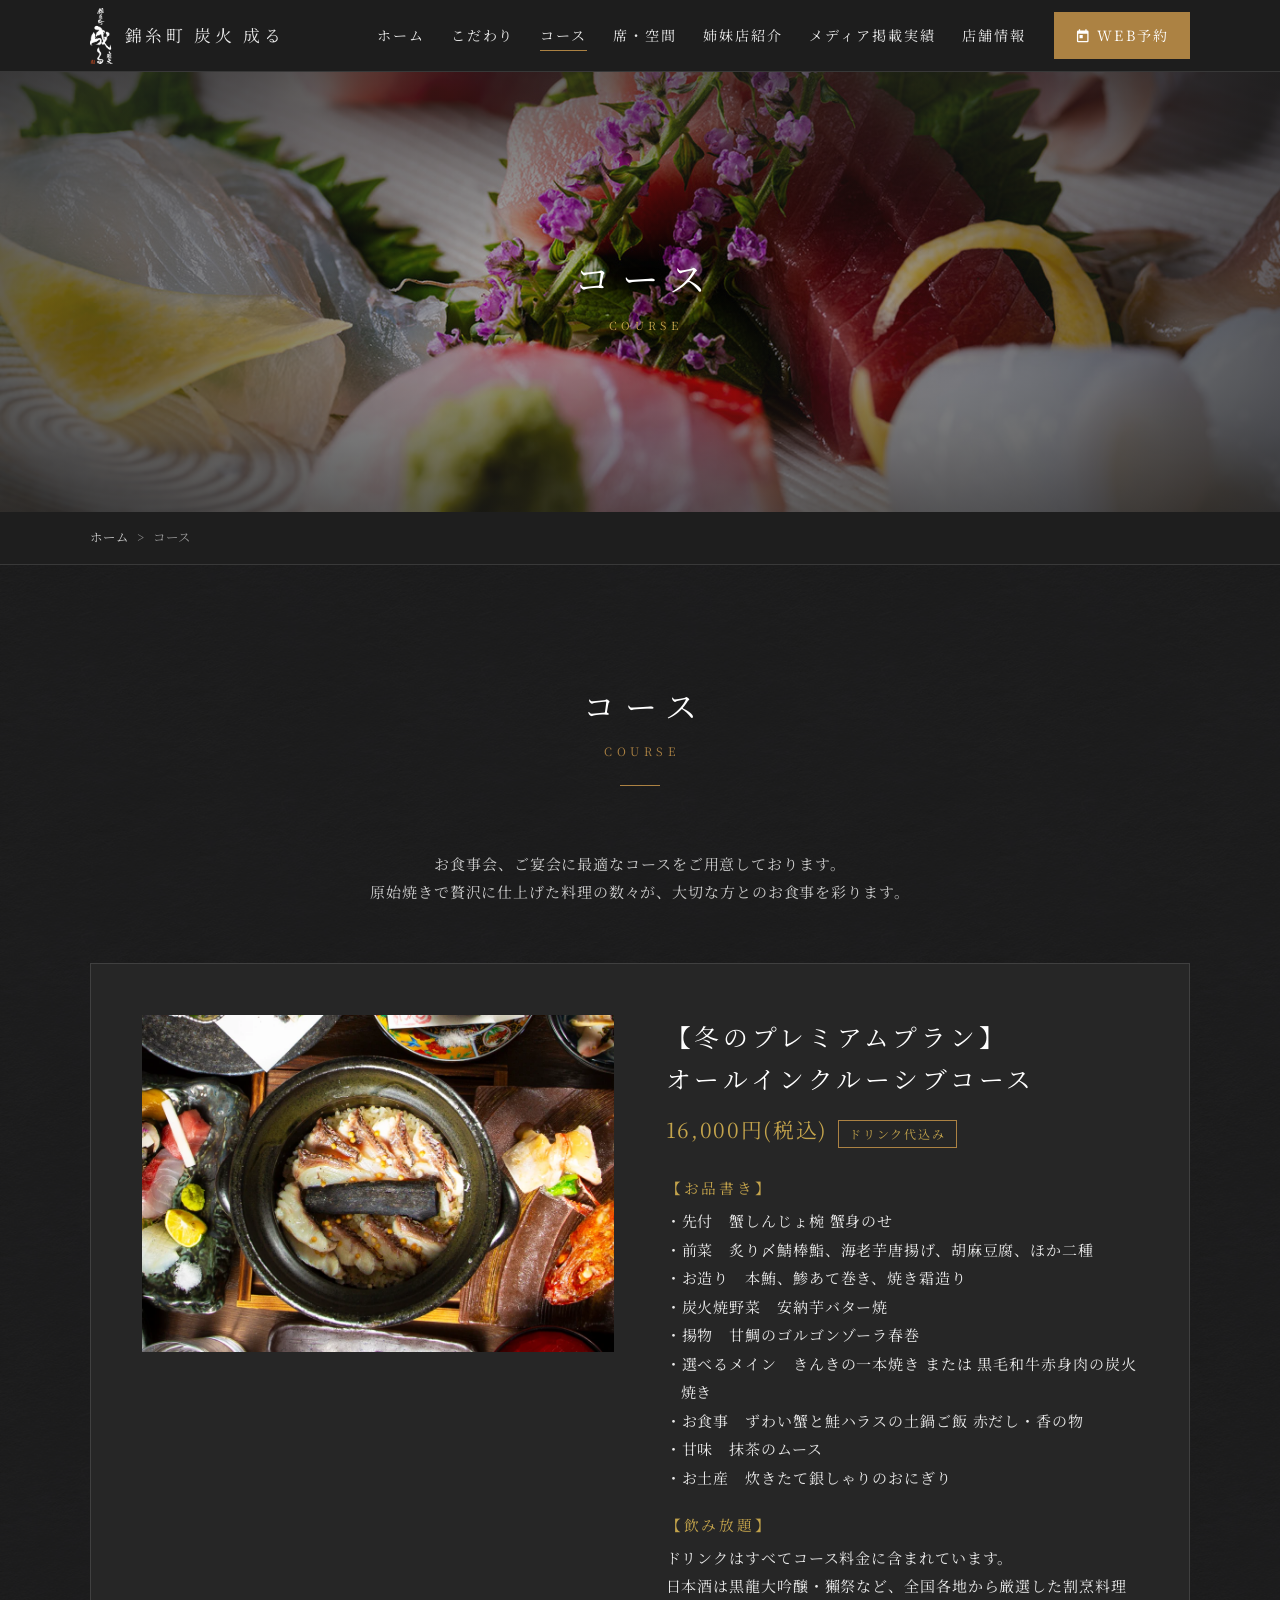
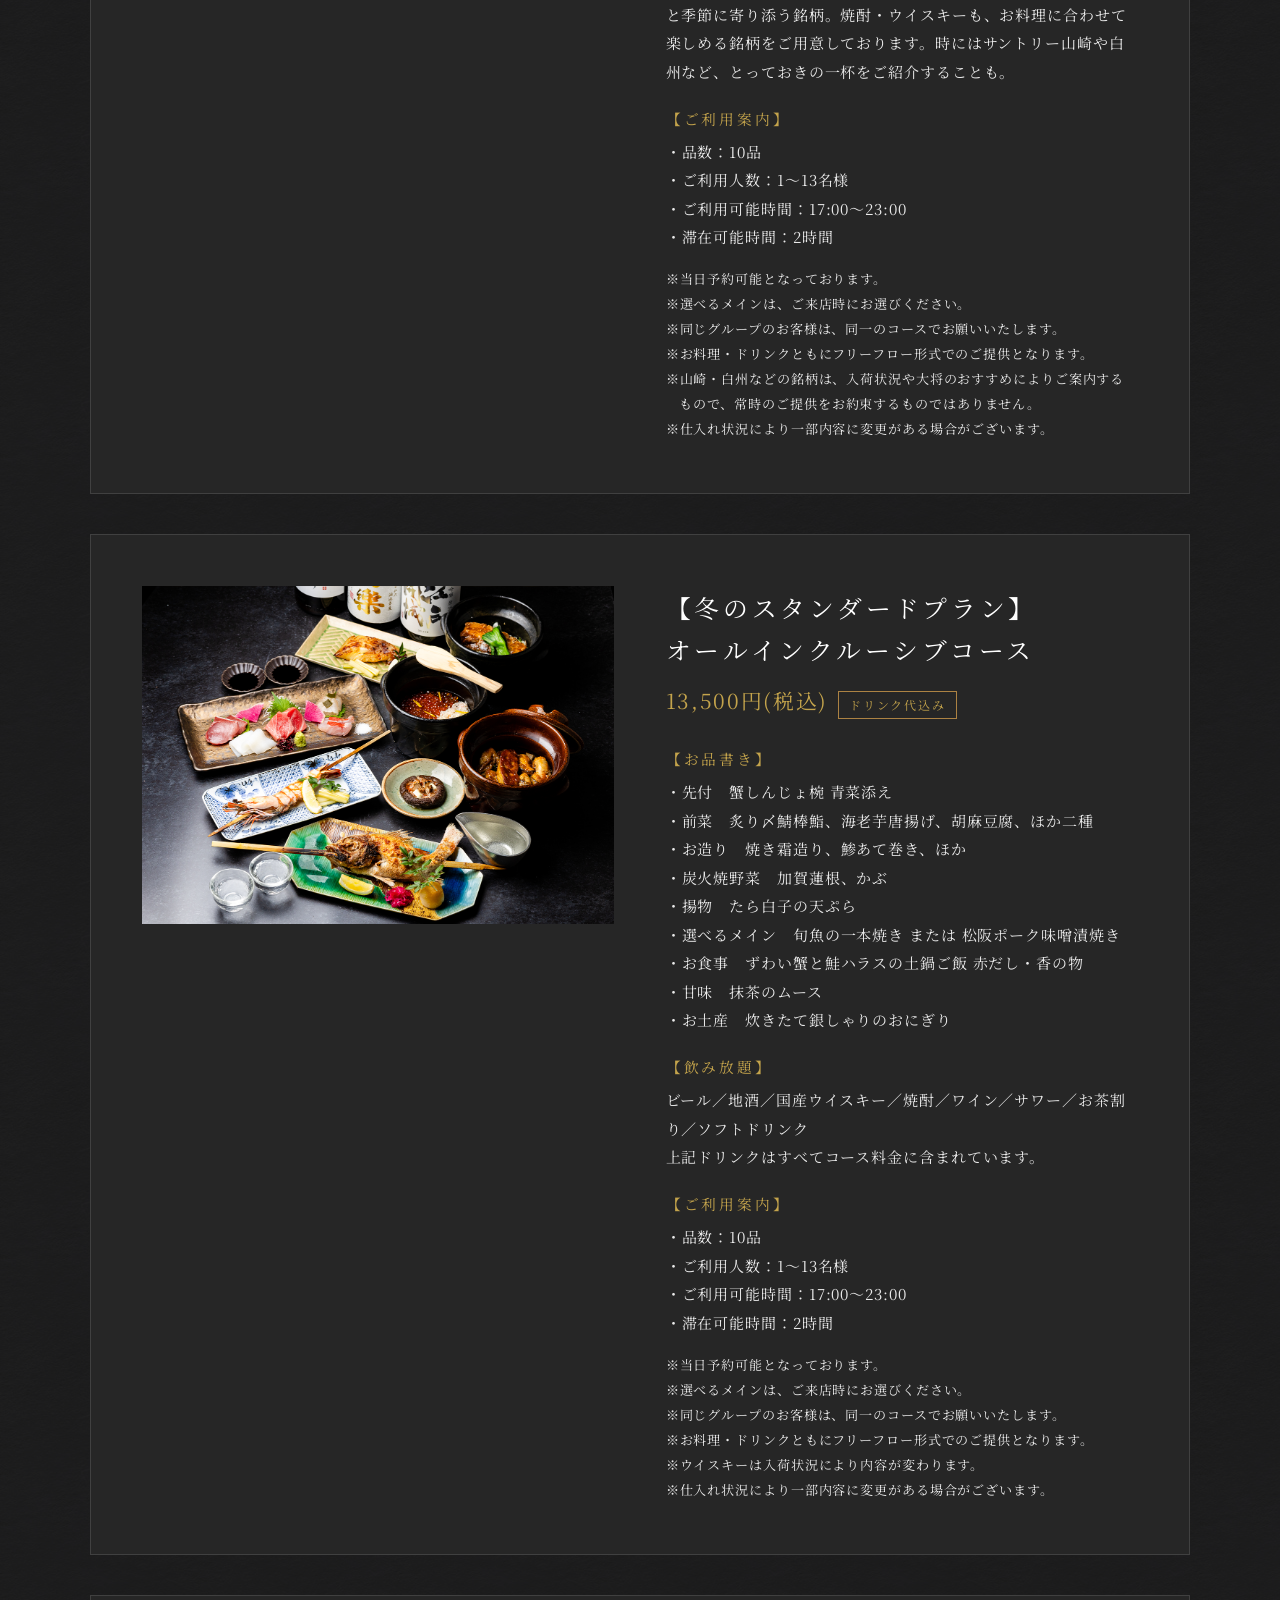
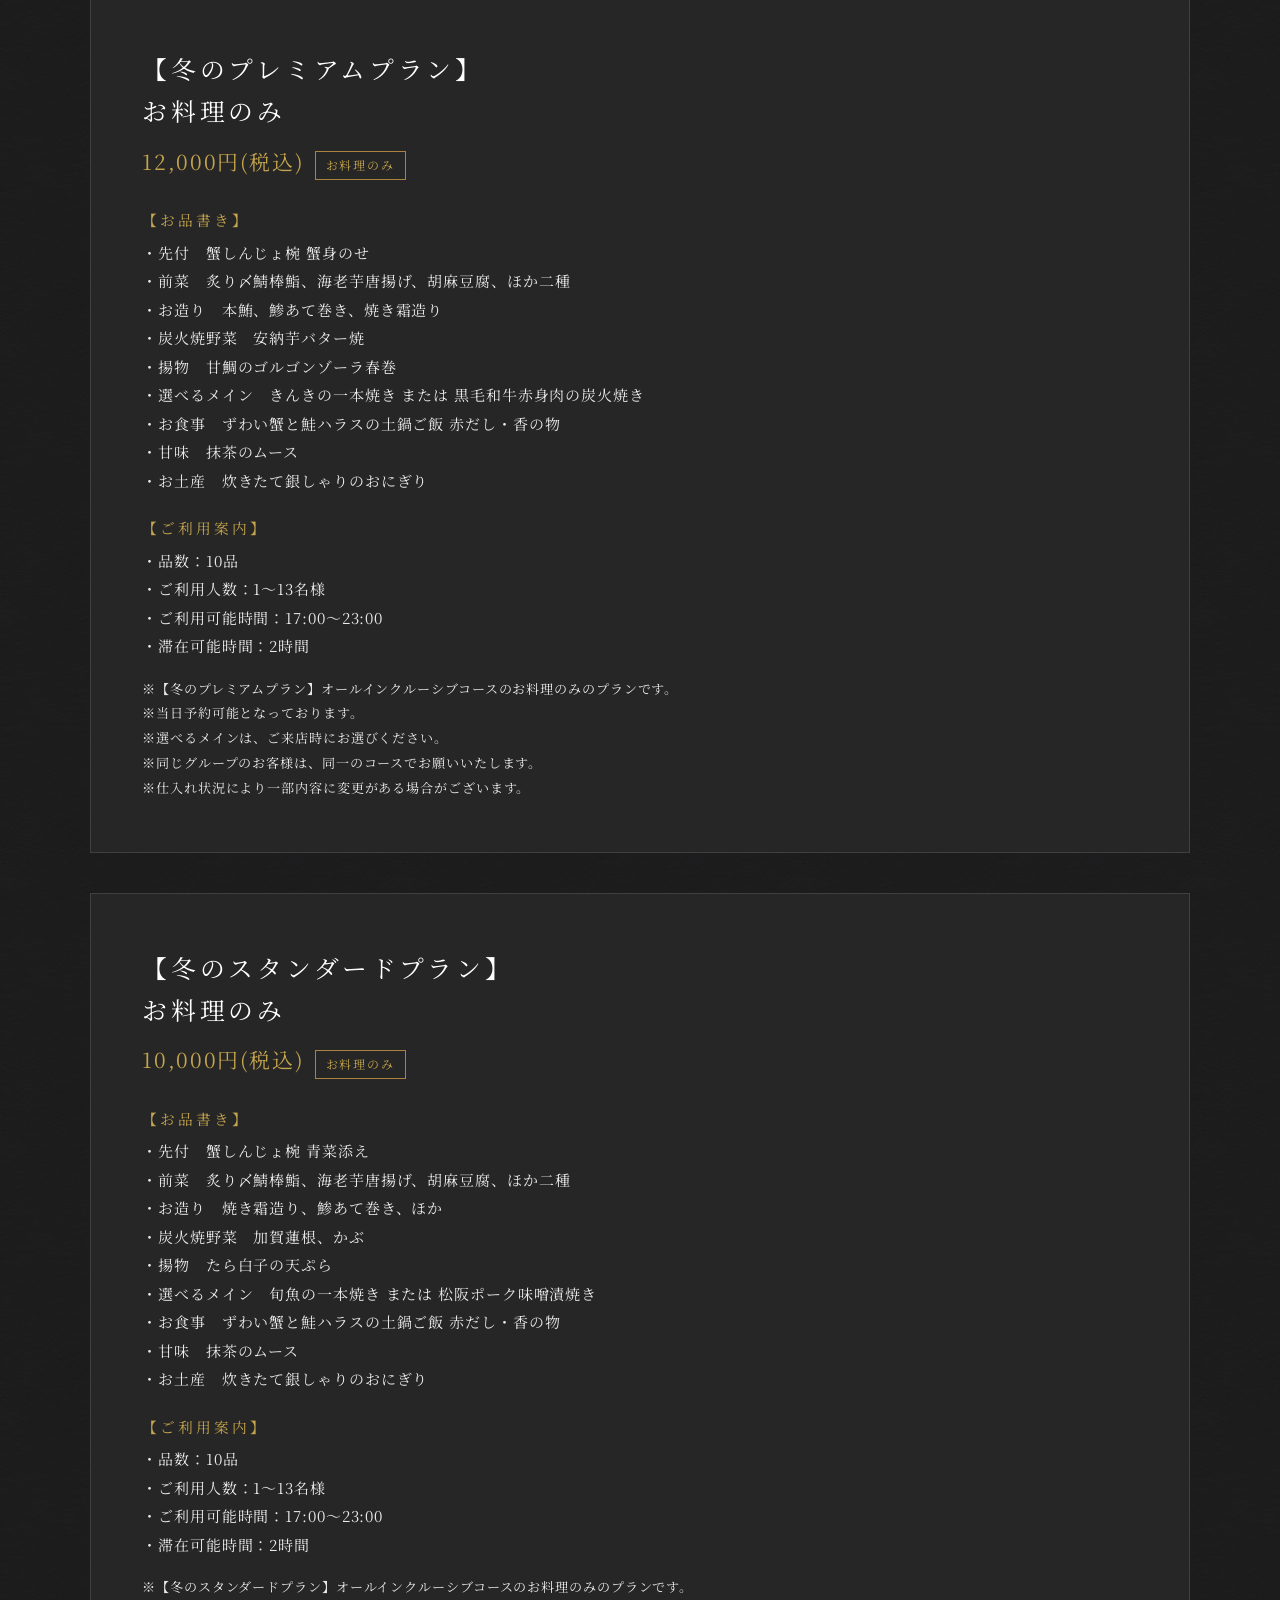
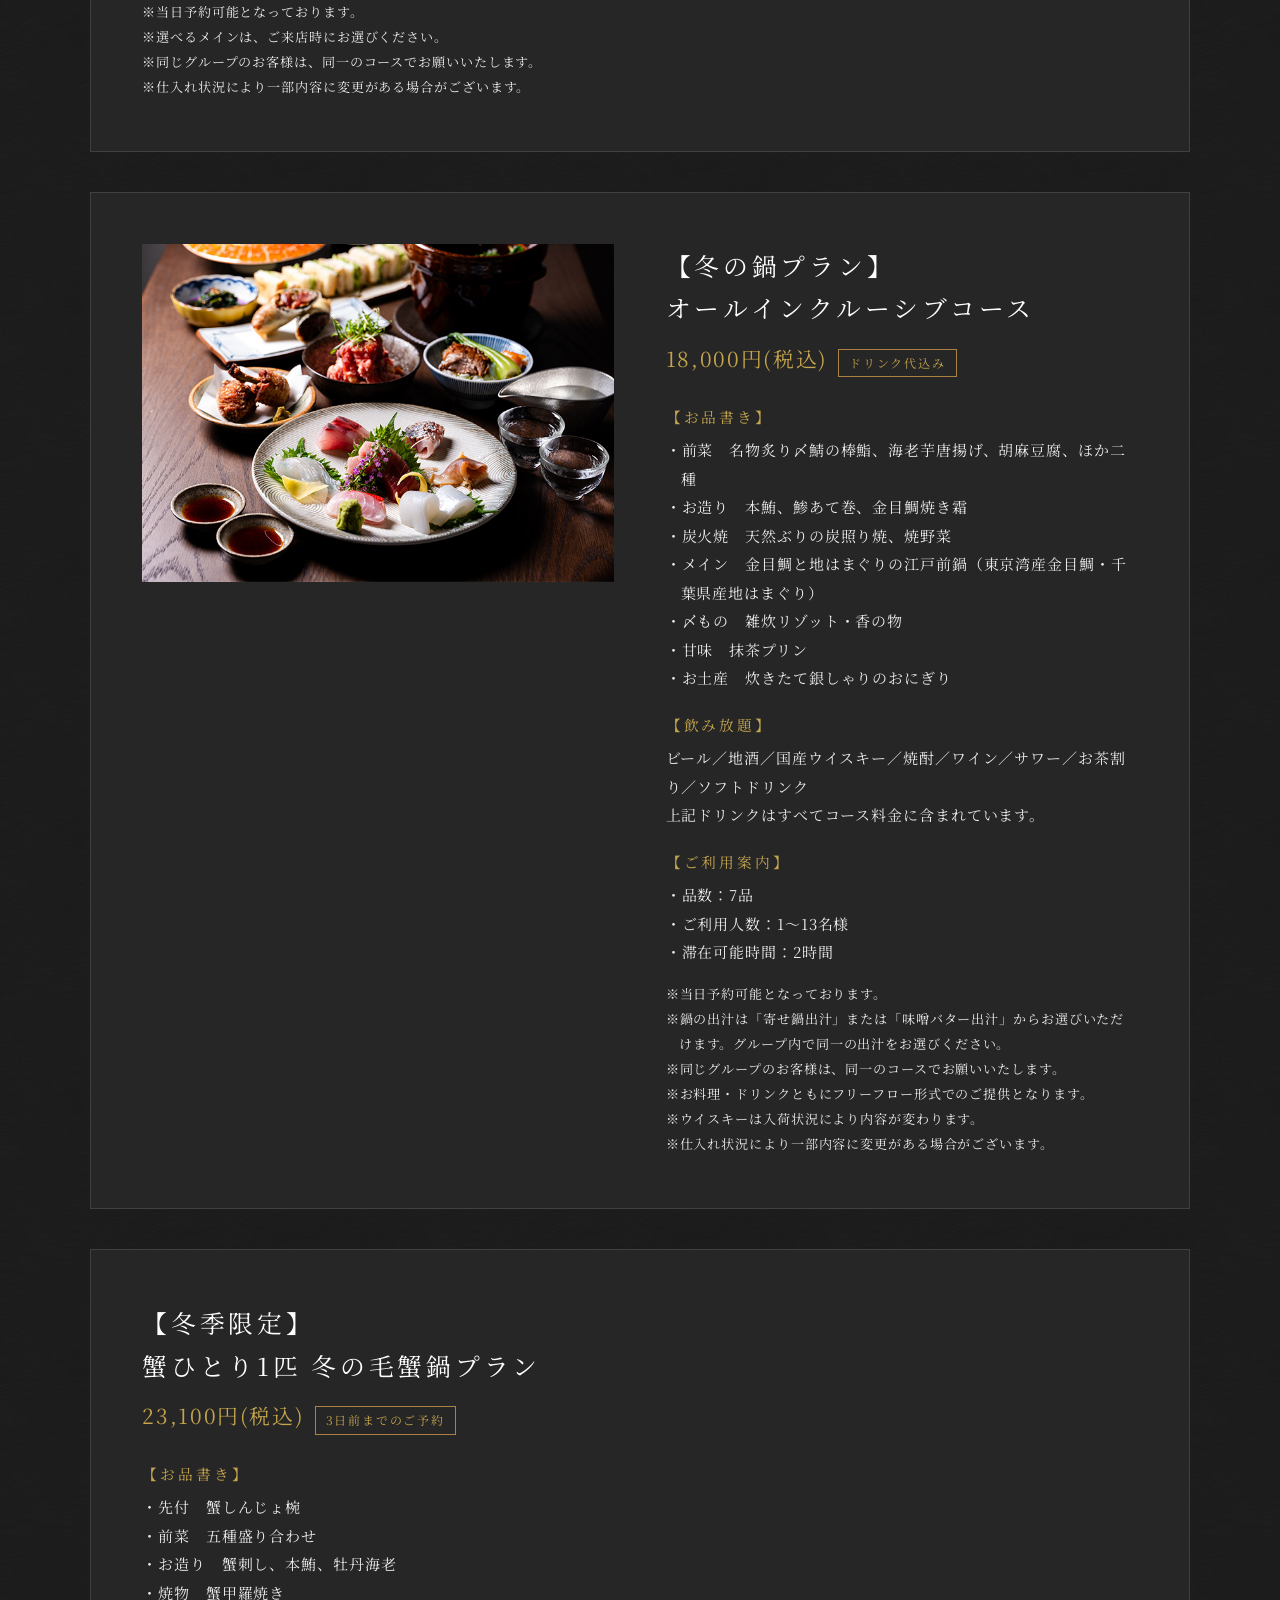
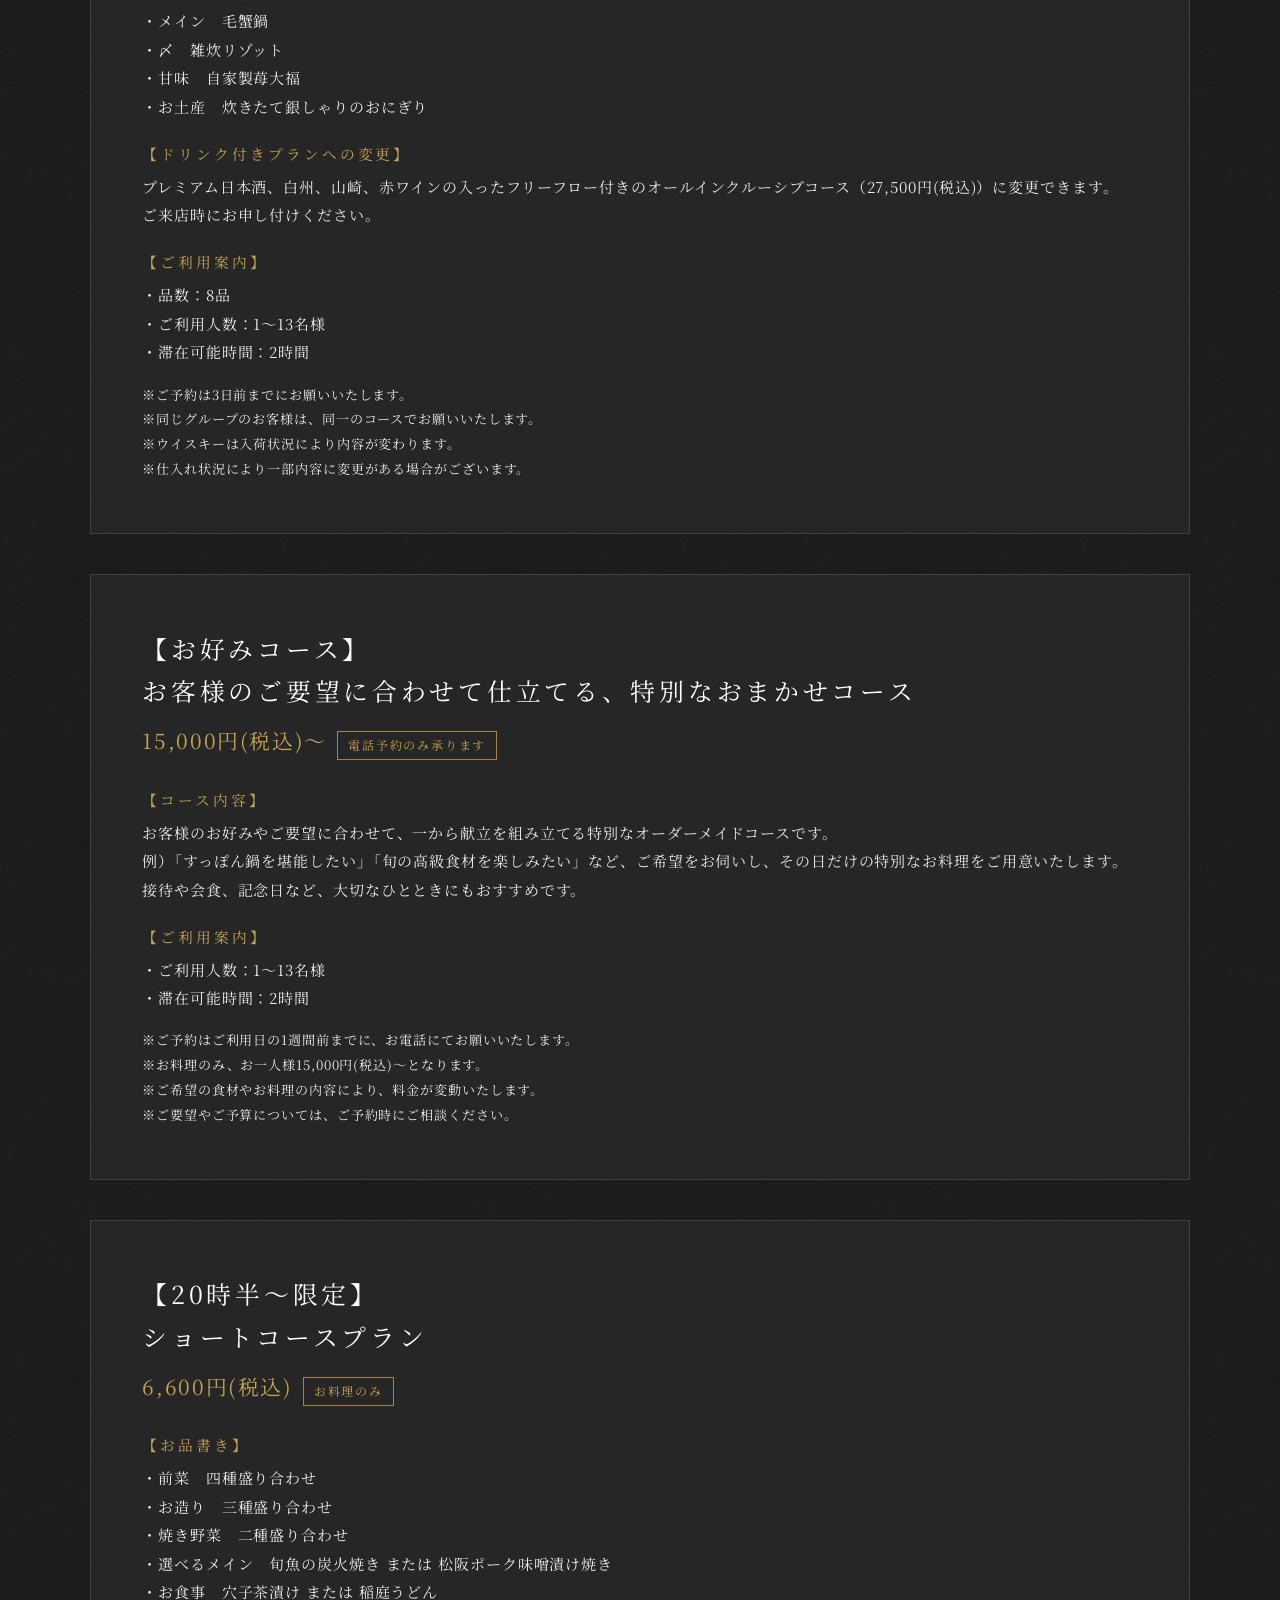
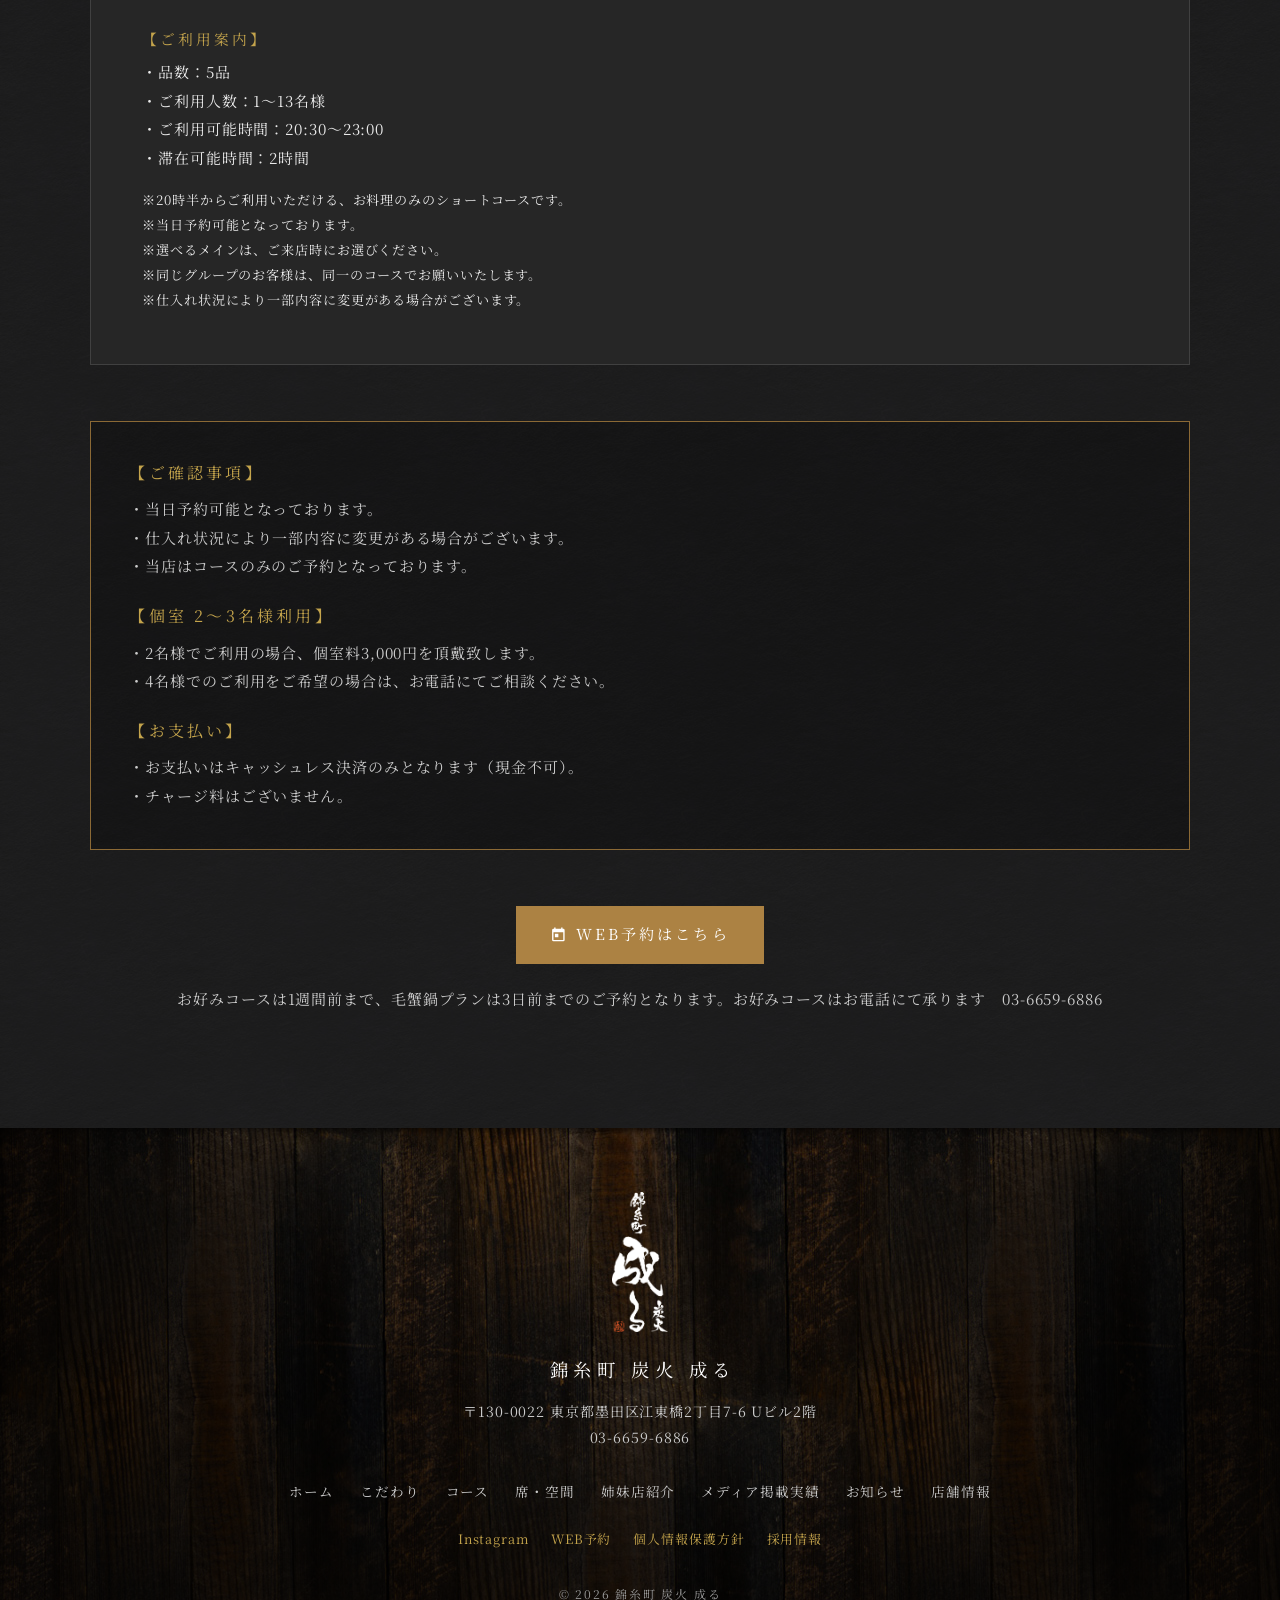
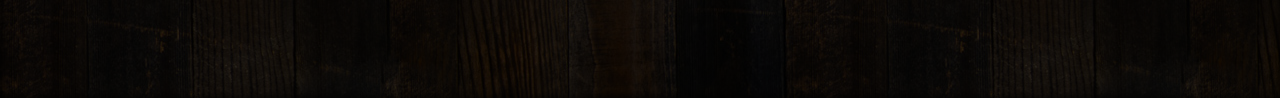
<file: course/index.html>
<!DOCTYPE html>
<html lang="ja">
<head>
  <meta charset="UTF-8">
  <meta name="viewport" content="width=device-width, initial-scale=1">
  <title>コース | 錦糸町 炭火 成る</title>
  <meta name="description" content="錦糸町 炭火 成る のコース。冬のプレミアムプラン・スタンダードプラン（オールインクルーシブ／お料理のみ）、冬の鍋プラン、冬季限定 毛蟹鍋プラン、お好みコース、20時半〜限定ショートコースをご用意しております。">
  <meta property="og:locale" content="ja_JP">
  <meta property="og:type" content="website">
  <meta property="og:site_name" content="錦糸町 炭火 成る">
  <meta property="og:title" content="コース | 錦糸町 炭火 成る">
  <meta property="og:description" content="錦糸町 炭火 成る のコース。冬のプレミアムプラン・スタンダードプラン（オールインクルーシブ／お料理のみ）、冬の鍋プラン、冬季限定 毛蟹鍋プラン、お好みコース、20時半〜限定ショートコースをご用意しております。">
  <meta property="og:url" content="https://kinshicho-sumibi-naru.com/course/">
  <meta property="og:image" content="https://kinshicho-sumibi-naru.com/images/top-course.jpg">
  <meta name="twitter:card" content="summary_large_image">
  <link rel="canonical" href="https://kinshicho-sumibi-naru.com/course/">
  <link rel="icon" href="../images/favicon.jpg" type="image/jpeg">
  <link rel="apple-touch-icon" href="../images/favicon.jpg">
  <link rel="preconnect" href="https://fonts.googleapis.com">
  <link rel="preconnect" href="https://fonts.gstatic.com" crossorigin>
  <link href="https://fonts.googleapis.com/css2?family=Noto+Serif+JP:wght@300;400;500&display=swap" rel="stylesheet">
  <link rel="stylesheet" href="../css/style.css">
</head>
<body>
<header class="site-header">
  <div class="inner">
    <a class="brand" href="../" aria-label="錦糸町 炭火 成る トップページ">
      <img src="../images/logo-white.png" alt="錦糸町 炭火 成る" width="500" height="1242">
      <span class="brand__name">錦糸町 炭火 成る</span>
    </a>
    <button class="nav-toggle" type="button" aria-expanded="false" aria-controls="gnav" aria-label="メニューを開く">
      <span></span><span></span><span></span>
    </button>
    <nav class="gnav" id="gnav" aria-label="グローバルナビゲーション">
      <ul class="gnav__list">
        <li><a href="../">ホーム</a></li>
        <li><a href="../concept/">こだわり</a></li>
        <li><a href="../course/">コース</a></li>
        <li><a href="../table/">席・空間</a></li>
        <li><a href="../sister-store/">姉妹店紹介</a></li>
        <li><a href="../media/">メディア掲載実績</a></li>
        <li><a href="../#access">店舗情報</a></li>
      </ul>
      <a class="btn-reserve" href="https://www.tablecheck.com/shops/kinshicho-sumibi-naru/reserve" target="_blank" rel="noopener"><svg class="icon" viewBox="0 0 24 24" aria-hidden="true"><path d="M19 4h-1V2h-2v2H8V2H6v2H5a2 2 0 0 0-2 2v14a2 2 0 0 0 2 2h14a2 2 0 0 0 2-2V6a2 2 0 0 0-2-2zm0 16H5V9h14v11zM7 11h5v5H7z"/></svg>WEB予約</a>
    </nav>
  </div>
</header>

<main>
<div class="page-head" style="background-image:url('../images/top-course.jpg')">
  <div class="page-head__body">
    <h1>コース<small>COURSE</small></h1>
  </div>
</div>
<nav class="breadcrumb" aria-label="パンくずリスト"><div class="inner"><ol><li><a href="../">ホーム</a></li><li>コース</li></ol></div></nav>


  <section class="section section--texture">
    <div class="inner">
      <div class="sec-title fade-up"><h2>コース</h2><span class="en">COURSE</span></div>
      <p class="lead center fade-up" style="margin-bottom:56px">お食事会、ご宴会に最適なコースをご用意しております。<br>原始焼きで贅沢に仕上げた料理の数々が、大切な方とのお食事を彩ります。</p>

      <article class="course-card fade-up">
        <div class="course-card__img"><img src="../images/course-02.webp" alt="冬のプレミアムプラン オールインクルーシブコース" loading="lazy"></div>
        <div class="course-card__body">
          <h2>【冬のプレミアムプラン】<br>オールインクルーシブコース</h2>
          <p><span class="price">16,000円(税込)</span><span class="tag">ドリンク代込み</span></p>

          <h4>【お品書き】</h4>
          <ul>
            <li>先付　蟹しんじょ椀 蟹身のせ</li>
            <li>前菜　炙り〆鯖棒鮨、海老芋唐揚げ、胡麻豆腐、ほか二種</li>
            <li>お造り　本鮪、鯵あて巻き、焼き霜造り</li>
            <li>炭火焼野菜　安納芋バター焼</li>
            <li>揚物　甘鯛のゴルゴンゾーラ春巻</li>
            <li>選べるメイン　きんきの一本焼き または 黒毛和牛赤身肉の炭火焼き</li>
            <li>お食事　ずわい蟹と鮭ハラスの土鍋ご飯 赤だし・香の物</li>
            <li>甘味　抹茶のムース</li>
            <li>お土産　炊きたて銀しゃりのおにぎり</li>
          </ul>
          <h4>【飲み放題】</h4>
          <p>ドリンクはすべてコース料金に含まれています。<br>日本酒は黒龍大吟醸・獺祭など、全国各地から厳選した割烹料理と季節に寄り添う銘柄。焼酎・ウイスキーも、お料理に合わせて楽しめる銘柄をご用意しております。時にはサントリー山崎や白州など、とっておきの一杯をご紹介することも。</p>
          <h4>【ご利用案内】</h4>
          <ul>
            <li>品数：10品</li>
            <li>ご利用人数：1〜13名様</li>
            <li>ご利用可能時間：17:00〜23:00</li>
            <li>滞在可能時間：2時間</li>
          </ul>
          <ul class="notes">
            <li>当日予約可能となっております。</li>
            <li>選べるメインは、ご来店時にお選びください。</li>
            <li>同じグループのお客様は、同一のコースでお願いいたします。</li>
            <li>お料理・ドリンクともにフリーフロー形式でのご提供となります。</li>
            <li>山崎・白州などの銘柄は、入荷状況や大将のおすすめによりご案内するもので、常時のご提供をお約束するものではありません。</li>
            <li>仕入れ状況により一部内容に変更がある場合がございます。</li>
          </ul>
        </div>
      </article>

      <article class="course-card fade-up">
        <div class="course-card__img"><img src="../images/course-01.webp" alt="冬のスタンダードプラン オールインクルーシブコース" loading="lazy"></div>
        <div class="course-card__body">
          <h2>【冬のスタンダードプラン】<br>オールインクルーシブコース</h2>
          <p><span class="price">13,500円(税込)</span><span class="tag">ドリンク代込み</span></p>

          <h4>【お品書き】</h4>
          <ul>
            <li>先付　蟹しんじょ椀 青菜添え</li>
            <li>前菜　炙り〆鯖棒鮨、海老芋唐揚げ、胡麻豆腐、ほか二種</li>
            <li>お造り　焼き霜造り、鯵あて巻き、ほか</li>
            <li>炭火焼野菜　加賀蓮根、かぶ</li>
            <li>揚物　たら白子の天ぷら</li>
            <li>選べるメイン　旬魚の一本焼き または 松阪ポーク味噌漬焼き</li>
            <li>お食事　ずわい蟹と鮭ハラスの土鍋ご飯 赤だし・香の物</li>
            <li>甘味　抹茶のムース</li>
            <li>お土産　炊きたて銀しゃりのおにぎり</li>
          </ul>
          <h4>【飲み放題】</h4>
          <p>ビール／地酒／国産ウイスキー／焼酎／ワイン／サワー／お茶割り／ソフトドリンク<br>上記ドリンクはすべてコース料金に含まれています。</p>
          <h4>【ご利用案内】</h4>
          <ul>
            <li>品数：10品</li>
            <li>ご利用人数：1〜13名様</li>
            <li>ご利用可能時間：17:00〜23:00</li>
            <li>滞在可能時間：2時間</li>
          </ul>
          <ul class="notes">
            <li>当日予約可能となっております。</li>
            <li>選べるメインは、ご来店時にお選びください。</li>
            <li>同じグループのお客様は、同一のコースでお願いいたします。</li>
            <li>お料理・ドリンクともにフリーフロー形式でのご提供となります。</li>
            <li>ウイスキーは入荷状況により内容が変わります。</li>
            <li>仕入れ状況により一部内容に変更がある場合がございます。</li>
          </ul>
        </div>
      </article>

      <article class="course-card course-card--noimg fade-up">
        <div class="course-card__body">
          <h2>【冬のプレミアムプラン】<br>お料理のみ</h2>
          <p><span class="price">12,000円(税込)</span><span class="tag">お料理のみ</span></p>

          <h4>【お品書き】</h4>
          <ul>
            <li>先付　蟹しんじょ椀 蟹身のせ</li>
            <li>前菜　炙り〆鯖棒鮨、海老芋唐揚げ、胡麻豆腐、ほか二種</li>
            <li>お造り　本鮪、鯵あて巻き、焼き霜造り</li>
            <li>炭火焼野菜　安納芋バター焼</li>
            <li>揚物　甘鯛のゴルゴンゾーラ春巻</li>
            <li>選べるメイン　きんきの一本焼き または 黒毛和牛赤身肉の炭火焼き</li>
            <li>お食事　ずわい蟹と鮭ハラスの土鍋ご飯 赤だし・香の物</li>
            <li>甘味　抹茶のムース</li>
            <li>お土産　炊きたて銀しゃりのおにぎり</li>
          </ul>
          <h4>【ご利用案内】</h4>
          <ul>
            <li>品数：10品</li>
            <li>ご利用人数：1〜13名様</li>
            <li>ご利用可能時間：17:00〜23:00</li>
            <li>滞在可能時間：2時間</li>
          </ul>
          <ul class="notes">
            <li>【冬のプレミアムプラン】オールインクルーシブコースのお料理のみのプランです。</li>
            <li>当日予約可能となっております。</li>
            <li>選べるメインは、ご来店時にお選びください。</li>
            <li>同じグループのお客様は、同一のコースでお願いいたします。</li>
            <li>仕入れ状況により一部内容に変更がある場合がございます。</li>
          </ul>
        </div>
      </article>

      <article class="course-card course-card--noimg fade-up">
        <div class="course-card__body">
          <h2>【冬のスタンダードプラン】<br>お料理のみ</h2>
          <p><span class="price">10,000円(税込)</span><span class="tag">お料理のみ</span></p>

          <h4>【お品書き】</h4>
          <ul>
            <li>先付　蟹しんじょ椀 青菜添え</li>
            <li>前菜　炙り〆鯖棒鮨、海老芋唐揚げ、胡麻豆腐、ほか二種</li>
            <li>お造り　焼き霜造り、鯵あて巻き、ほか</li>
            <li>炭火焼野菜　加賀蓮根、かぶ</li>
            <li>揚物　たら白子の天ぷら</li>
            <li>選べるメイン　旬魚の一本焼き または 松阪ポーク味噌漬焼き</li>
            <li>お食事　ずわい蟹と鮭ハラスの土鍋ご飯 赤だし・香の物</li>
            <li>甘味　抹茶のムース</li>
            <li>お土産　炊きたて銀しゃりのおにぎり</li>
          </ul>
          <h4>【ご利用案内】</h4>
          <ul>
            <li>品数：10品</li>
            <li>ご利用人数：1〜13名様</li>
            <li>ご利用可能時間：17:00〜23:00</li>
            <li>滞在可能時間：2時間</li>
          </ul>
          <ul class="notes">
            <li>【冬のスタンダードプラン】オールインクルーシブコースのお料理のみのプランです。</li>
            <li>当日予約可能となっております。</li>
            <li>選べるメインは、ご来店時にお選びください。</li>
            <li>同じグループのお客様は、同一のコースでお願いいたします。</li>
            <li>仕入れ状況により一部内容に変更がある場合がございます。</li>
          </ul>
        </div>
      </article>

      <article class="course-card fade-up">
        <div class="course-card__img"><img src="../images/course-03.jpg" alt="冬の鍋プラン オールインクルーシブコース" loading="lazy"></div>
        <div class="course-card__body">
          <h2>【冬の鍋プラン】<br>オールインクルーシブコース</h2>
          <p><span class="price">18,000円(税込)</span><span class="tag">ドリンク代込み</span></p>

          <h4>【お品書き】</h4>
          <ul>
            <li>前菜　名物炙り〆鯖の棒鮨、海老芋唐揚げ、胡麻豆腐、ほか二種</li>
            <li>お造り　本鮪、鯵あて巻、金目鯛焼き霜</li>
            <li>炭火焼　天然ぶりの炭照り焼、焼野菜</li>
            <li>メイン　金目鯛と地はまぐりの江戸前鍋（東京湾産金目鯛・千葉県産地はまぐり）</li>
            <li>〆もの　雑炊リゾット・香の物</li>
            <li>甘味　抹茶プリン</li>
            <li>お土産　炊きたて銀しゃりのおにぎり</li>
          </ul>
          <h4>【飲み放題】</h4>
          <p>ビール／地酒／国産ウイスキー／焼酎／ワイン／サワー／お茶割り／ソフトドリンク<br>上記ドリンクはすべてコース料金に含まれています。</p>
          <h4>【ご利用案内】</h4>
          <ul>
            <li>品数：7品</li>
            <li>ご利用人数：1〜13名様</li>
            <li>滞在可能時間：2時間</li>
          </ul>
          <ul class="notes">
            <li>当日予約可能となっております。</li>
            <li>鍋の出汁は「寄せ鍋出汁」または「味噌バター出汁」からお選びいただけます。グループ内で同一の出汁をお選びください。</li>
            <li>同じグループのお客様は、同一のコースでお願いいたします。</li>
            <li>お料理・ドリンクともにフリーフロー形式でのご提供となります。</li>
            <li>ウイスキーは入荷状況により内容が変わります。</li>
            <li>仕入れ状況により一部内容に変更がある場合がございます。</li>
          </ul>
        </div>
      </article>

      <article class="course-card course-card--noimg fade-up">
        <div class="course-card__body">
          <h2>【冬季限定】<br>蟹ひとり1匹 冬の毛蟹鍋プラン</h2>
          <p><span class="price">23,100円(税込)</span><span class="tag">3日前までのご予約</span></p>

          <h4>【お品書き】</h4>
          <ul>
            <li>先付　蟹しんじょ椀</li>
            <li>前菜　五種盛り合わせ</li>
            <li>お造り　蟹刺し、本鮪、牡丹海老</li>
            <li>焼物　蟹甲羅焼き</li>
            <li>メイン　毛蟹鍋</li>
            <li>〆　雑炊リゾット</li>
            <li>甘味　自家製苺大福</li>
            <li>お土産　炊きたて銀しゃりのおにぎり</li>
          </ul>
          <h4>【ドリンク付きプランへの変更】</h4>
          <p>プレミアム日本酒、白州、山崎、赤ワインの入ったフリーフロー付きのオールインクルーシブコース（27,500円(税込)）に変更できます。<br>ご来店時にお申し付けください。</p>
          <h4>【ご利用案内】</h4>
          <ul>
            <li>品数：8品</li>
            <li>ご利用人数：1〜13名様</li>
            <li>滞在可能時間：2時間</li>
          </ul>
          <ul class="notes">
            <li>ご予約は3日前までにお願いいたします。</li>
            <li>同じグループのお客様は、同一のコースでお願いいたします。</li>
            <li>ウイスキーは入荷状況により内容が変わります。</li>
            <li>仕入れ状況により一部内容に変更がある場合がございます。</li>
          </ul>
        </div>
      </article>

      <article class="course-card course-card--noimg fade-up">
        <div class="course-card__body">
          <h2>【お好みコース】<br>お客様のご要望に合わせて仕立てる、特別なおまかせコース</h2>
          <p><span class="price">15,000円(税込)〜</span><span class="tag">電話予約のみ承ります</span></p>

          <h4>【コース内容】</h4>
          <p>お客様のお好みやご要望に合わせて、一から献立を組み立てる特別なオーダーメイドコースです。<br>例）「すっぽん鍋を堪能したい」「旬の高級食材を楽しみたい」など、ご希望をお伺いし、その日だけの特別なお料理をご用意いたします。<br>接待や会食、記念日など、大切なひとときにもおすすめです。</p>
          <h4>【ご利用案内】</h4>
          <ul>
            <li>ご利用人数：1〜13名様</li>
            <li>滞在可能時間：2時間</li>
          </ul>
          <ul class="notes">
            <li>ご予約はご利用日の1週間前までに、お電話にてお願いいたします。</li>
            <li>お料理のみ、お一人様15,000円(税込)〜となります。</li>
            <li>ご希望の食材やお料理の内容により、料金が変動いたします。</li>
            <li>ご要望やご予算については、ご予約時にご相談ください。</li>
          </ul>
        </div>
      </article>

      <article class="course-card course-card--noimg fade-up">
        <div class="course-card__body">
          <h2>【20時半〜限定】<br>ショートコースプラン</h2>
          <p><span class="price">6,600円(税込)</span><span class="tag">お料理のみ</span></p>

          <h4>【お品書き】</h4>
          <ul>
            <li>前菜　四種盛り合わせ</li>
            <li>お造り　三種盛り合わせ</li>
            <li>焼き野菜　二種盛り合わせ</li>
            <li>選べるメイン　旬魚の炭火焼き または 松阪ポーク味噌漬け焼き</li>
            <li>お食事　穴子茶漬け または 稲庭うどん</li>
          </ul>
          <h4>【ご利用案内】</h4>
          <ul>
            <li>品数：5品</li>
            <li>ご利用人数：1〜13名様</li>
            <li>ご利用可能時間：20:30〜23:00</li>
            <li>滞在可能時間：2時間</li>
          </ul>
          <ul class="notes">
            <li>20時半からご利用いただける、お料理のみのショートコースです。</li>
            <li>当日予約可能となっております。</li>
            <li>選べるメインは、ご来店時にお選びください。</li>
            <li>同じグループのお客様は、同一のコースでお願いいたします。</li>
            <li>仕入れ状況により一部内容に変更がある場合がございます。</li>
          </ul>
        </div>
      </article>


      <div class="course-note fade-up">
        <h3>【ご確認事項】</h3>
        <ul>
          <li>当日予約可能となっております。</li>
          <li>仕入れ状況により一部内容に変更がある場合がございます。</li>
          <li>当店はコースのみのご予約となっております。</li>
        </ul>
        <h3>【個室 2〜3名様利用】</h3>
        <ul>
          <li>2名様でご利用の場合、個室料3,000円を頂戴致します。</li>
          <li>4名様でのご利用をご希望の場合は、お電話にてご相談ください。</li>
        </ul>
        <h3>【お支払い】</h3>
        <ul>
          <li>お支払いはキャッシュレス決済のみとなります（現金不可）。</li>
          <li>チャージ料はございません。</li>
        </ul>
      </div>

      <div class="course-cta fade-up">
        <a class="btn btn--solid" href="https://www.tablecheck.com/shops/kinshicho-sumibi-naru/reserve" target="_blank" rel="noopener"><svg class="icon" viewBox="0 0 24 24" aria-hidden="true"><path d="M19 4h-1V2h-2v2H8V2H6v2H5a2 2 0 0 0-2 2v14a2 2 0 0 0 2 2h14a2 2 0 0 0 2-2V6a2 2 0 0 0-2-2zm0 16H5V9h14v11zM7 11h5v5H7z"/></svg>WEB予約はこちら</a>
        <p class="lead" style="margin-top:1.4em">お好みコースは1週間前まで、毛蟹鍋プランは3日前までのご予約となります。お好みコースはお電話にて承ります　<a href="tel:03-6659-6886">03-6659-6886</a></p>
      </div>
    </div>
  </section>
</main>
<footer class="site-footer">
  <div class="inner">
    <img class="site-footer__logo" src="../images/logo-white.png" alt="" width="500" height="1242">
    <p class="site-footer__name">錦糸町 炭火 成る</p>
    <p class="site-footer__addr">〒130-0022 東京都墨田区江東橋2丁目7-6 <span class="nowrap">Uビル2階</span><br><a href="tel:03-6659-6886">03-6659-6886</a></p>
    <ul class="site-footer__nav">
      <li><a href="../">ホーム</a></li><li><a href="../concept/">こだわり</a></li><li><a href="../course/">コース</a></li><li><a href="../table/">席・空間</a></li><li><a href="../sister-store/">姉妹店紹介</a></li><li><a href="../media/">メディア掲載実績</a></li><li><a href="../information/">お知らせ</a></li><li><a href="../#access">店舗情報</a></li>
    </ul>
    <ul class="site-footer__sub">
      <li><a href="https://www.instagram.com/sumibinaru" target="_blank" rel="noopener">Instagram</a></li>
      <li><a href="https://www.tablecheck.com/shops/kinshicho-sumibi-naru/reserve" target="_blank" rel="noopener">WEB予約</a></li>
      <li><a href="../privacy/">個人情報保護方針</a></li>
      <li><a href="https://pay-it-forward-corporate.com/recruit/" target="_blank" rel="noopener">採用情報</a></li>
    </ul>
    <p class="site-footer__copy">&copy; 2026 錦糸町 炭火 成る</p>
  </div>
</footer>

<nav class="bottom-bar" aria-label="クイックメニュー">
  <a href="tel:03-6659-6886"><svg class="icon" viewBox="0 0 24 24" aria-hidden="true"><path d="M6.6 10.8a15.1 15.1 0 0 0 6.6 6.6l2.2-2.2a1 1 0 0 1 1-.25c1.1.37 2.3.57 3.6.57a1 1 0 0 1 1 1V20a1 1 0 0 1-1 1A17 17 0 0 1 3 4a1 1 0 0 1 1-1h3.5a1 1 0 0 1 1 1c0 1.25.2 2.45.57 3.57a1 1 0 0 1-.25 1L6.6 10.8z"/></svg>電話</a>
  <a href="https://www.google.com/maps/dir/?api=1&destination=%E9%8C%A6%E7%B3%B8%E7%94%BA%20%E7%82%AD%E7%81%AB%20%E6%88%90%E3%82%8B" target="_blank" rel="noopener"><svg class="icon" viewBox="0 0 24 24" aria-hidden="true"><path d="M12 2a7 7 0 0 0-7 7c0 5.25 7 13 7 13s7-7.75 7-13a7 7 0 0 0-7-7zm0 9.5A2.5 2.5 0 1 1 12 6.5a2.5 2.5 0 0 1 0 5z"/></svg>地図</a>
  <a class="is-reserve" href="https://www.tablecheck.com/shops/kinshicho-sumibi-naru/reserve" target="_blank" rel="noopener"><svg class="icon" viewBox="0 0 24 24" aria-hidden="true"><path d="M19 4h-1V2h-2v2H8V2H6v2H5a2 2 0 0 0-2 2v14a2 2 0 0 0 2 2h14a2 2 0 0 0 2-2V6a2 2 0 0 0-2-2zm0 16H5V9h14v11zM7 11h5v5H7z"/></svg>WEB予約</a>
</nav>

<script src="../js/main.js"></script>
</body>
</html>
</file>
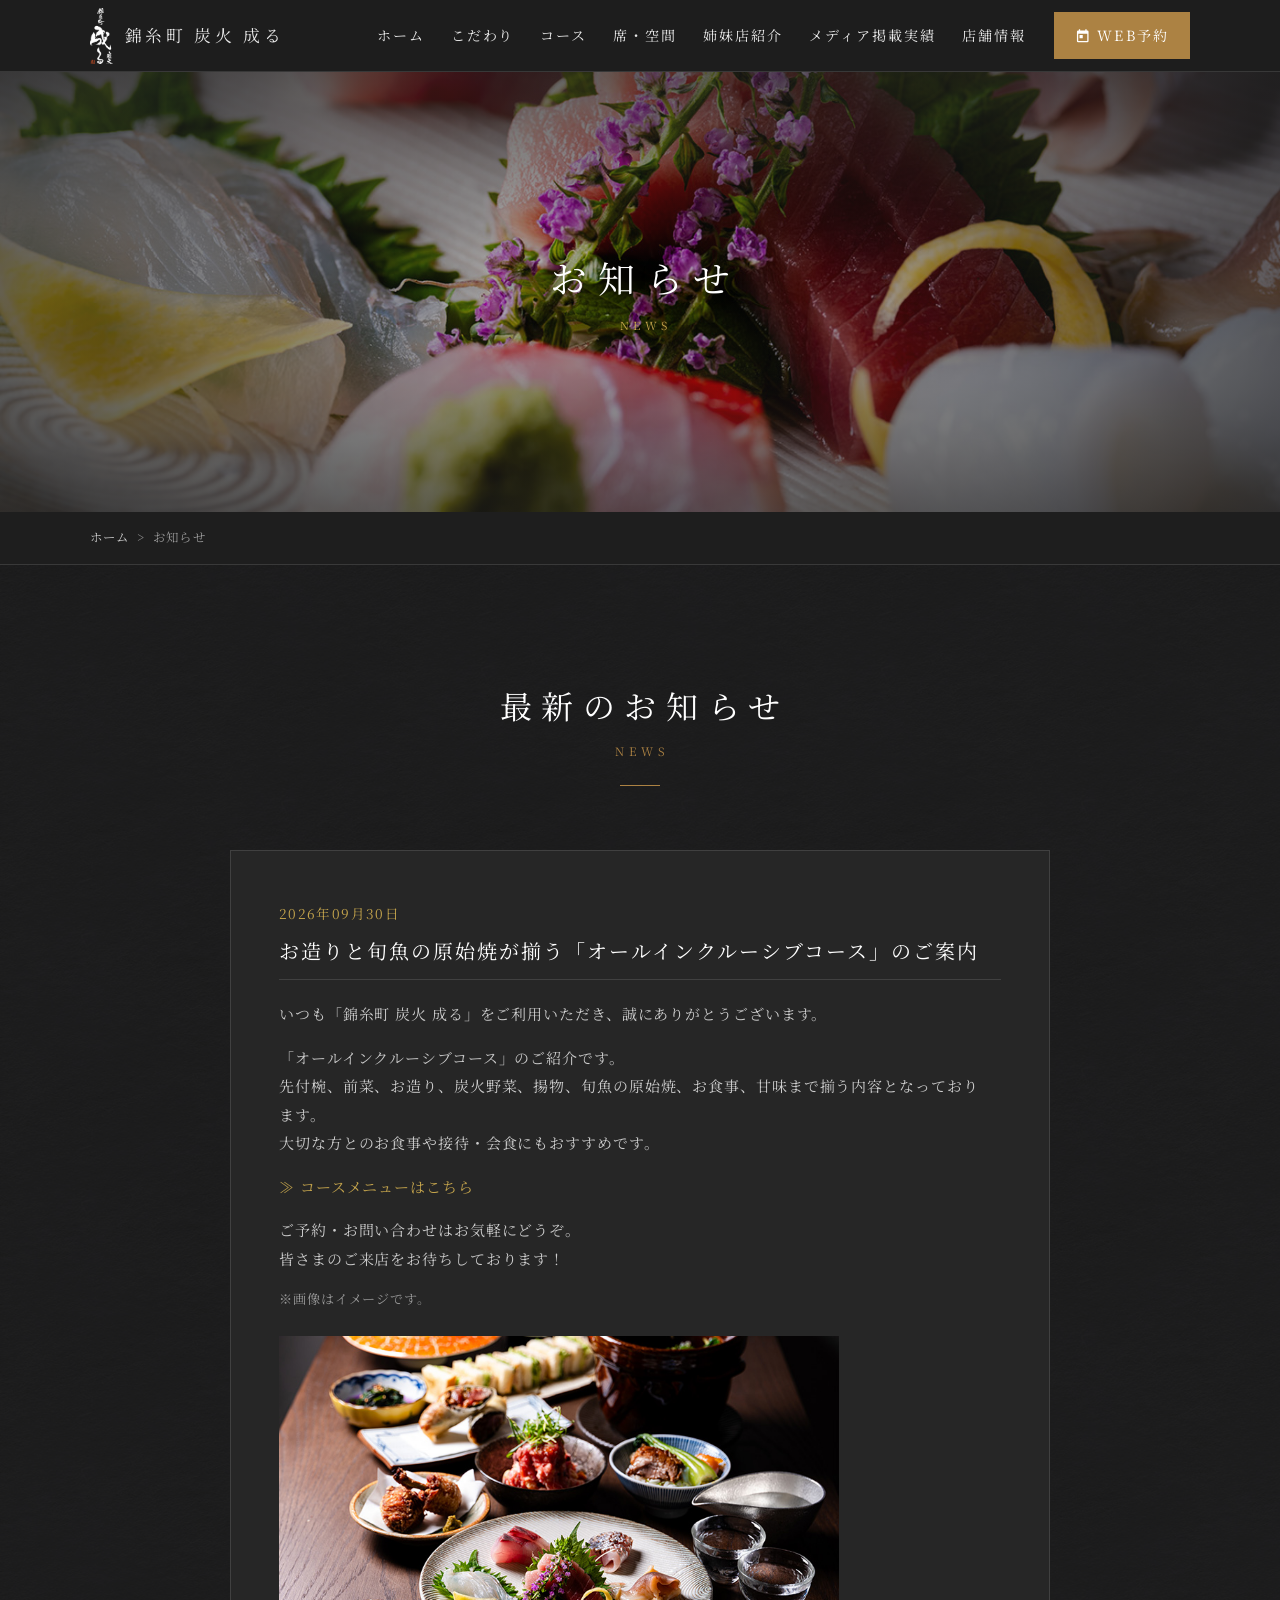
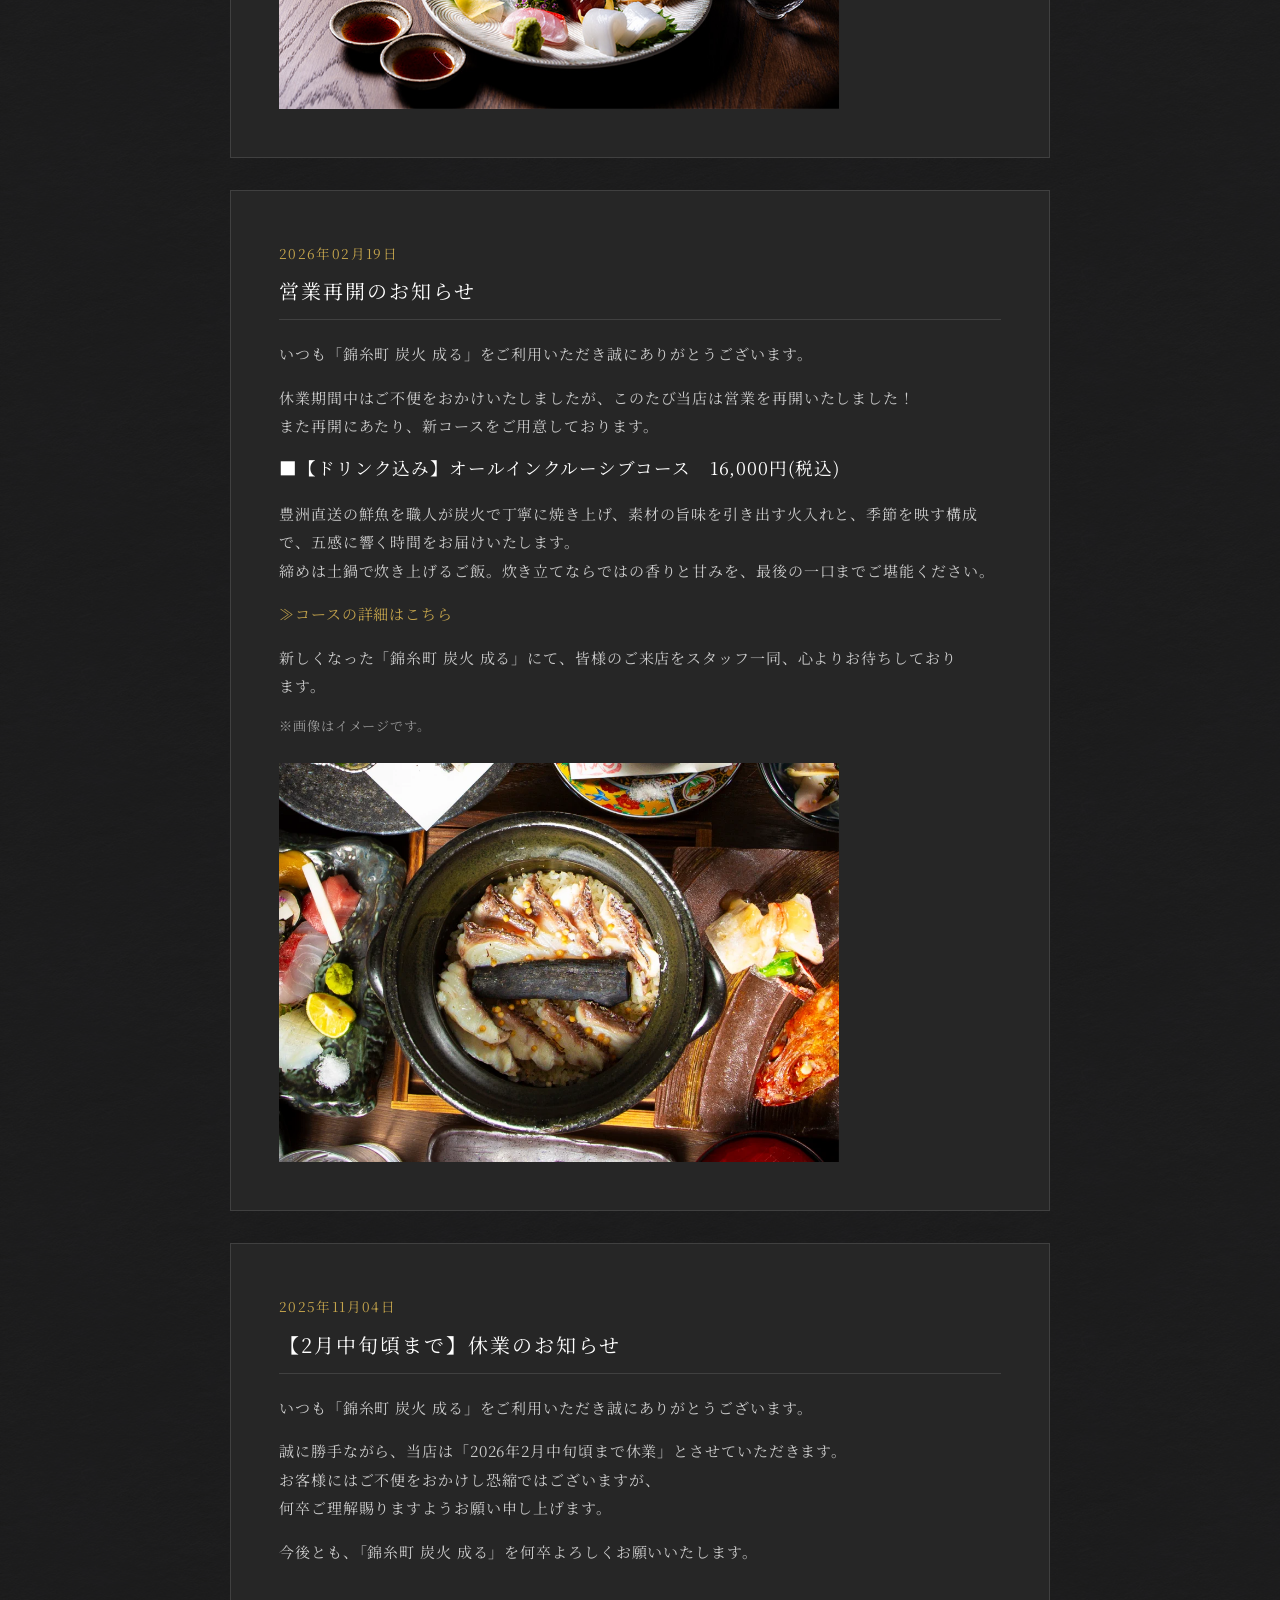
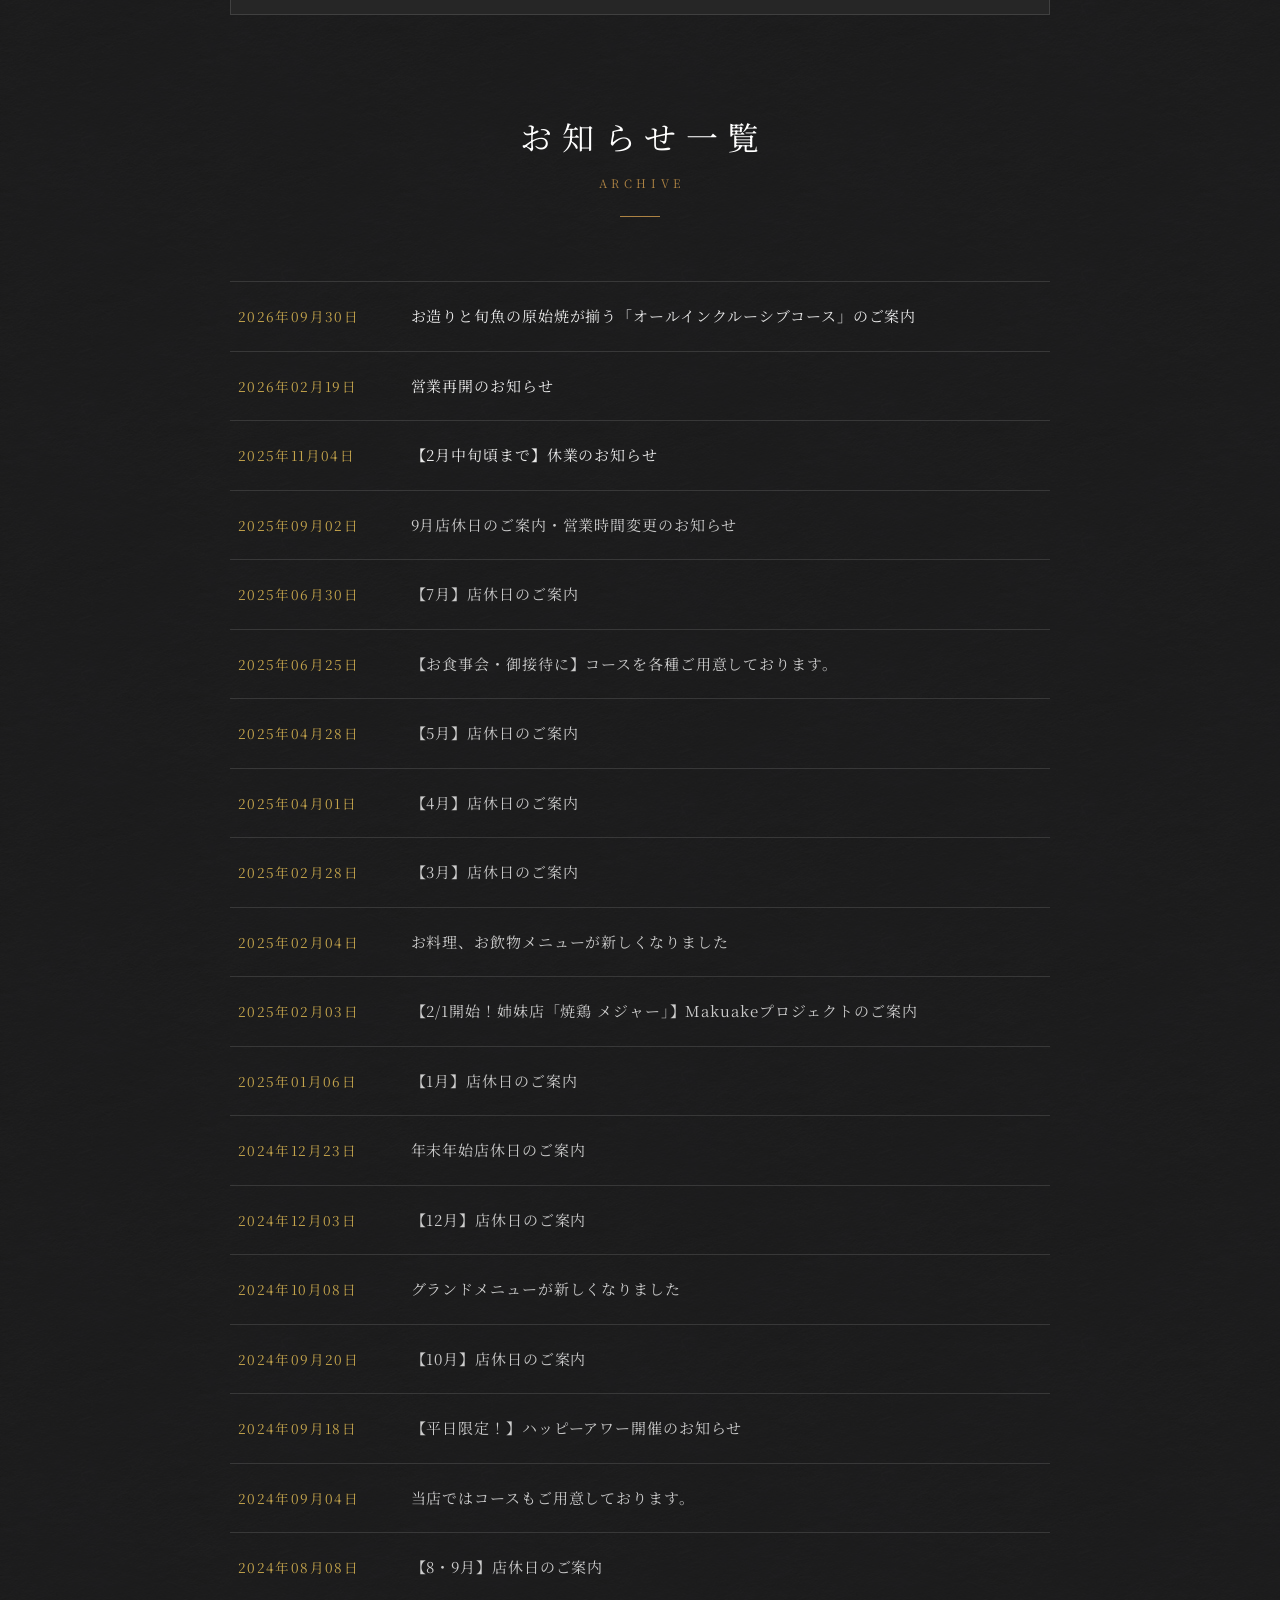
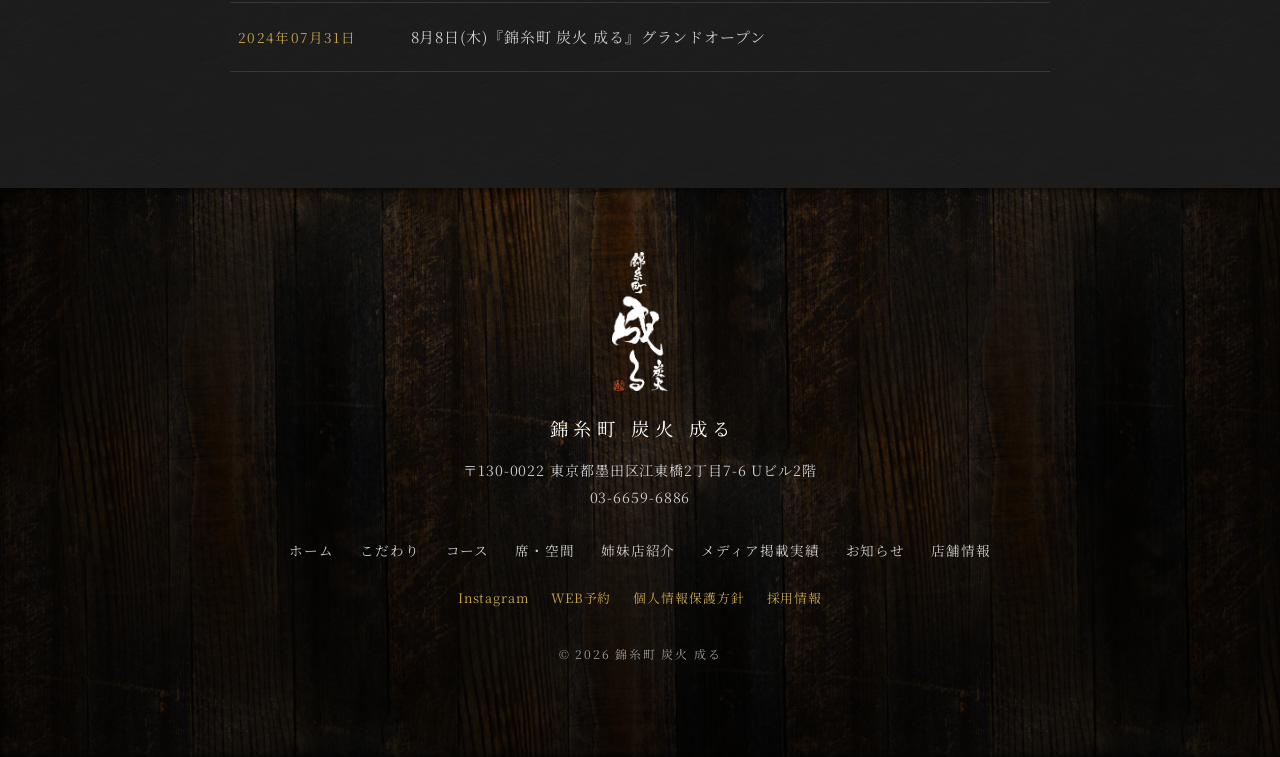
<file: information/index.html>
<!DOCTYPE html>
<html lang="ja">
<head>
  <meta charset="UTF-8">
  <meta name="viewport" content="width=device-width, initial-scale=1">
  <title>お知らせ | 錦糸町 炭火 成る</title>
  <meta name="description" content="錦糸町 炭火 成る からのお知らせ一覧。新コースのご案内、店休日のご案内などを掲載しています。">
  <meta property="og:locale" content="ja_JP">
  <meta property="og:type" content="website">
  <meta property="og:site_name" content="錦糸町 炭火 成る">
  <meta property="og:title" content="お知らせ | 錦糸町 炭火 成る">
  <meta property="og:description" content="錦糸町 炭火 成る からのお知らせ一覧。新コースのご案内、店休日のご案内などを掲載しています。">
  <meta property="og:url" content="https://kinshicho-sumibi-naru.com/information/">
  <meta property="og:image" content="https://kinshicho-sumibi-naru.com/images/ogp.jpg">
  <meta name="twitter:card" content="summary_large_image">
  <link rel="canonical" href="https://kinshicho-sumibi-naru.com/information/">
  <link rel="icon" href="../images/favicon.jpg" type="image/jpeg">
  <link rel="apple-touch-icon" href="../images/favicon.jpg">
  <link rel="preconnect" href="https://fonts.googleapis.com">
  <link rel="preconnect" href="https://fonts.gstatic.com" crossorigin>
  <link href="https://fonts.googleapis.com/css2?family=Noto+Serif+JP:wght@300;400;500&display=swap" rel="stylesheet">
  <link rel="stylesheet" href="../css/style.css">
</head>
<body>
<header class="site-header">
  <div class="inner">
    <a class="brand" href="../" aria-label="錦糸町 炭火 成る トップページ">
      <img src="../images/logo-white.png" alt="錦糸町 炭火 成る" width="500" height="1242">
      <span class="brand__name">錦糸町 炭火 成る</span>
    </a>
    <button class="nav-toggle" type="button" aria-expanded="false" aria-controls="gnav" aria-label="メニューを開く">
      <span></span><span></span><span></span>
    </button>
    <nav class="gnav" id="gnav" aria-label="グローバルナビゲーション">
      <ul class="gnav__list">
        <li><a href="../">ホーム</a></li>
        <li><a href="../concept/">こだわり</a></li>
        <li><a href="../course/">コース</a></li>
        <li><a href="../table/">席・空間</a></li>
        <li><a href="../sister-store/">姉妹店紹介</a></li>
        <li><a href="../media/">メディア掲載実績</a></li>
        <li><a href="../#access">店舗情報</a></li>
      </ul>
      <a class="btn-reserve" href="https://www.tablecheck.com/shops/kinshicho-sumibi-naru/reserve" target="_blank" rel="noopener"><svg class="icon" viewBox="0 0 24 24" aria-hidden="true"><path d="M19 4h-1V2h-2v2H8V2H6v2H5a2 2 0 0 0-2 2v14a2 2 0 0 0 2 2h14a2 2 0 0 0 2-2V6a2 2 0 0 0-2-2zm0 16H5V9h14v11zM7 11h5v5H7z"/></svg>WEB予約</a>
    </nav>
  </div>
</header>

<main>
<div class="page-head" style="background-image:url('../images/top-course.jpg')">
  <div class="page-head__body">
    <h1>お知らせ<small>NEWS</small></h1>
  </div>
</div>
<nav class="breadcrumb" aria-label="パンくずリスト"><div class="inner"><ol><li><a href="../">ホーム</a></li><li>お知らせ</li></ol></div></nav>


  <section class="section section--texture">
    <div class="inner inner--narrow">
      <div class="sec-title fade-up"><h2>最新のお知らせ</h2><span class="en">NEWS</span></div>

      <article class="article fade-up" id="news-4385">
        <time datetime="2026-09-30">2026年09月30日</time>
        <h2>お造りと旬魚の原始焼が揃う「オールインクルーシブコース」のご案内</h2>
        <p>いつも「錦糸町 炭火 成る」をご利用いただき、誠にありがとうございます。</p>
        <p>「オールインクルーシブコース」のご紹介です。<br>先付椀、前菜、お造り、炭火野菜、揚物、旬魚の原始焼、お食事、甘味まで揃う内容となっております。<br>大切な方とのお食事や接待・会食にもおすすめです。</p>
        <p><a class="article__link" href="../course/">≫ コースメニューはこちら</a></p>
        <p>ご予約・お問い合わせはお気軽にどうぞ。<br>皆さまのご来店をお待ちしております！</p>
        <p class="notes" style="font-size:.82rem;color:var(--muted)">※画像はイメージです。</p>
        <img class="article__img" src="../images/course-03.jpg" alt="コース料理のイメージ" width="800" height="533" loading="lazy">
      </article>

      <article class="article fade-up" id="news-4332">
        <time datetime="2026-02-19">2026年02月19日</time>
        <h2>営業再開のお知らせ</h2>
        <p>いつも「錦糸町 炭火 成る」をご利用いただき誠にありがとうございます。</p>
        <p>休業期間中はご不便をおかけいたしましたが、このたび当店は営業を再開いたしました！<br>また再開にあたり、新コースをご用意しております。</p>
        <p class="article__price">■【ドリンク込み】オールインクルーシブコース　16,000円(税込)</p>
        <p>豊洲直送の鮮魚を職人が炭火で丁寧に焼き上げ、素材の旨味を引き出す火入れと、季節を映す構成で、五感に響く時間をお届けいたします。<br>締めは土鍋で炊き上げるご飯。炊き立てならではの香りと甘みを、最後の一口までご堪能ください。</p>
        <p><a class="article__link" href="../course/">≫コースの詳細はこちら</a></p>
        <p>新しくなった「錦糸町 炭火 成る」にて、皆様のご来店をスタッフ一同、心よりお待ちしております。</p>
        <p class="notes" style="font-size:.82rem;color:var(--muted)">※画像はイメージです。</p>
        <img class="article__img" src="../images/course-02.webp" alt="オールインクルーシブコースのイメージ" width="1024" height="731" loading="lazy">
      </article>

      <article class="article fade-up" id="news-4260">
        <time datetime="2025-11-04">2025年11月04日</time>
        <h2>【2月中旬頃まで】休業のお知らせ</h2>
        <p>いつも「錦糸町 炭火 成る」をご利用いただき誠にありがとうございます。</p>
        <p>誠に勝手ながら、当店は「2026年2月中旬頃まで休業」とさせていただきます。<br>お客様にはご不便をおかけし恐縮ではございますが、<br>何卒ご理解賜りますようお願い申し上げます。</p>
        <p>今後とも、「錦糸町 炭火 成る」を何卒よろしくお願いいたします。</p>
      </article>

      <div class="sec-title fade-up" style="margin-top:96px"><h2>お知らせ一覧</h2><span class="en">ARCHIVE</span></div>
      <div class="fade-up">
<ul class="news-list">
  <li><a href="../information/#news-4385"><time datetime="2026-09-30">2026年09月30日</time><span>お造りと旬魚の原始焼が揃う「オールインクルーシブコース」のご案内</span></a></li>
  <li><a href="../information/#news-4332"><time datetime="2026-02-19">2026年02月19日</time><span>営業再開のお知らせ</span></a></li>
  <li><a href="../information/#news-4260"><time datetime="2025-11-04">2025年11月04日</time><span>【2月中旬頃まで】休業のお知らせ</span></a></li>
  <li><div class="news-row"><time datetime="2025-09-02">2025年09月02日</time><span>9月店休日のご案内・営業時間変更のお知らせ</span></div></li>
  <li><div class="news-row"><time datetime="2025-06-30">2025年06月30日</time><span>【7月】店休日のご案内</span></div></li>
  <li><div class="news-row"><time datetime="2025-06-25">2025年06月25日</time><span>【お食事会・御接待に】コースを各種ご用意しております。</span></div></li>
  <li><div class="news-row"><time datetime="2025-04-28">2025年04月28日</time><span>【5月】店休日のご案内</span></div></li>
  <li><div class="news-row"><time datetime="2025-04-01">2025年04月01日</time><span>【4月】店休日のご案内</span></div></li>
  <li><div class="news-row"><time datetime="2025-02-28">2025年02月28日</time><span>【3月】店休日のご案内</span></div></li>
  <li><div class="news-row"><time datetime="2025-02-04">2025年02月04日</time><span>お料理、お飲物メニューが新しくなりました</span></div></li>
  <li><div class="news-row"><time datetime="2025-02-03">2025年02月03日</time><span>【2/1開始！姉妹店「焼鶏 メジャー」】Makuakeプロジェクトのご案内</span></div></li>
  <li><div class="news-row"><time datetime="2025-01-06">2025年01月06日</time><span>【1月】店休日のご案内</span></div></li>
  <li><div class="news-row"><time datetime="2024-12-23">2024年12月23日</time><span>年末年始店休日のご案内</span></div></li>
  <li><div class="news-row"><time datetime="2024-12-03">2024年12月03日</time><span>【12月】店休日のご案内</span></div></li>
  <li><div class="news-row"><time datetime="2024-10-08">2024年10月08日</time><span>グランドメニューが新しくなりました</span></div></li>
  <li><div class="news-row"><time datetime="2024-09-20">2024年09月20日</time><span>【10月】店休日のご案内</span></div></li>
  <li><div class="news-row"><time datetime="2024-09-18">2024年09月18日</time><span>【平日限定！】ハッピーアワー開催のお知らせ</span></div></li>
  <li><div class="news-row"><time datetime="2024-09-04">2024年09月04日</time><span>当店ではコースもご用意しております。</span></div></li>
  <li><div class="news-row"><time datetime="2024-08-08">2024年08月08日</time><span>【8・9月】店休日のご案内</span></div></li>
  <li><div class="news-row"><time datetime="2024-07-31">2024年07月31日</time><span>8月8日(木)『錦糸町 炭火 成る』グランドオープン</span></div></li>
</ul>
      </div>
    </div>
  </section>
</main>
<footer class="site-footer">
  <div class="inner">
    <img class="site-footer__logo" src="../images/logo-white.png" alt="" width="500" height="1242">
    <p class="site-footer__name">錦糸町 炭火 成る</p>
    <p class="site-footer__addr">〒130-0022 東京都墨田区江東橋2丁目7-6 <span class="nowrap">Uビル2階</span><br><a href="tel:03-6659-6886">03-6659-6886</a></p>
    <ul class="site-footer__nav">
      <li><a href="../">ホーム</a></li><li><a href="../concept/">こだわり</a></li><li><a href="../course/">コース</a></li><li><a href="../table/">席・空間</a></li><li><a href="../sister-store/">姉妹店紹介</a></li><li><a href="../media/">メディア掲載実績</a></li><li><a href="../information/">お知らせ</a></li><li><a href="../#access">店舗情報</a></li>
    </ul>
    <ul class="site-footer__sub">
      <li><a href="https://www.instagram.com/sumibinaru" target="_blank" rel="noopener">Instagram</a></li>
      <li><a href="https://www.tablecheck.com/shops/kinshicho-sumibi-naru/reserve" target="_blank" rel="noopener">WEB予約</a></li>
      <li><a href="../privacy/">個人情報保護方針</a></li>
      <li><a href="https://pay-it-forward-corporate.com/recruit/" target="_blank" rel="noopener">採用情報</a></li>
    </ul>
    <p class="site-footer__copy">&copy; 2026 錦糸町 炭火 成る</p>
  </div>
</footer>

<nav class="bottom-bar" aria-label="クイックメニュー">
  <a href="tel:03-6659-6886"><svg class="icon" viewBox="0 0 24 24" aria-hidden="true"><path d="M6.6 10.8a15.1 15.1 0 0 0 6.6 6.6l2.2-2.2a1 1 0 0 1 1-.25c1.1.37 2.3.57 3.6.57a1 1 0 0 1 1 1V20a1 1 0 0 1-1 1A17 17 0 0 1 3 4a1 1 0 0 1 1-1h3.5a1 1 0 0 1 1 1c0 1.25.2 2.45.57 3.57a1 1 0 0 1-.25 1L6.6 10.8z"/></svg>電話</a>
  <a href="https://www.google.com/maps/dir/?api=1&destination=%E9%8C%A6%E7%B3%B8%E7%94%BA%20%E7%82%AD%E7%81%AB%20%E6%88%90%E3%82%8B" target="_blank" rel="noopener"><svg class="icon" viewBox="0 0 24 24" aria-hidden="true"><path d="M12 2a7 7 0 0 0-7 7c0 5.25 7 13 7 13s7-7.75 7-13a7 7 0 0 0-7-7zm0 9.5A2.5 2.5 0 1 1 12 6.5a2.5 2.5 0 0 1 0 5z"/></svg>地図</a>
  <a class="is-reserve" href="https://www.tablecheck.com/shops/kinshicho-sumibi-naru/reserve" target="_blank" rel="noopener"><svg class="icon" viewBox="0 0 24 24" aria-hidden="true"><path d="M19 4h-1V2h-2v2H8V2H6v2H5a2 2 0 0 0-2 2v14a2 2 0 0 0 2 2h14a2 2 0 0 0 2-2V6a2 2 0 0 0-2-2zm0 16H5V9h14v11zM7 11h5v5H7z"/></svg>WEB予約</a>
</nav>

<script src="../js/main.js"></script>
</body>
</html>
</file>
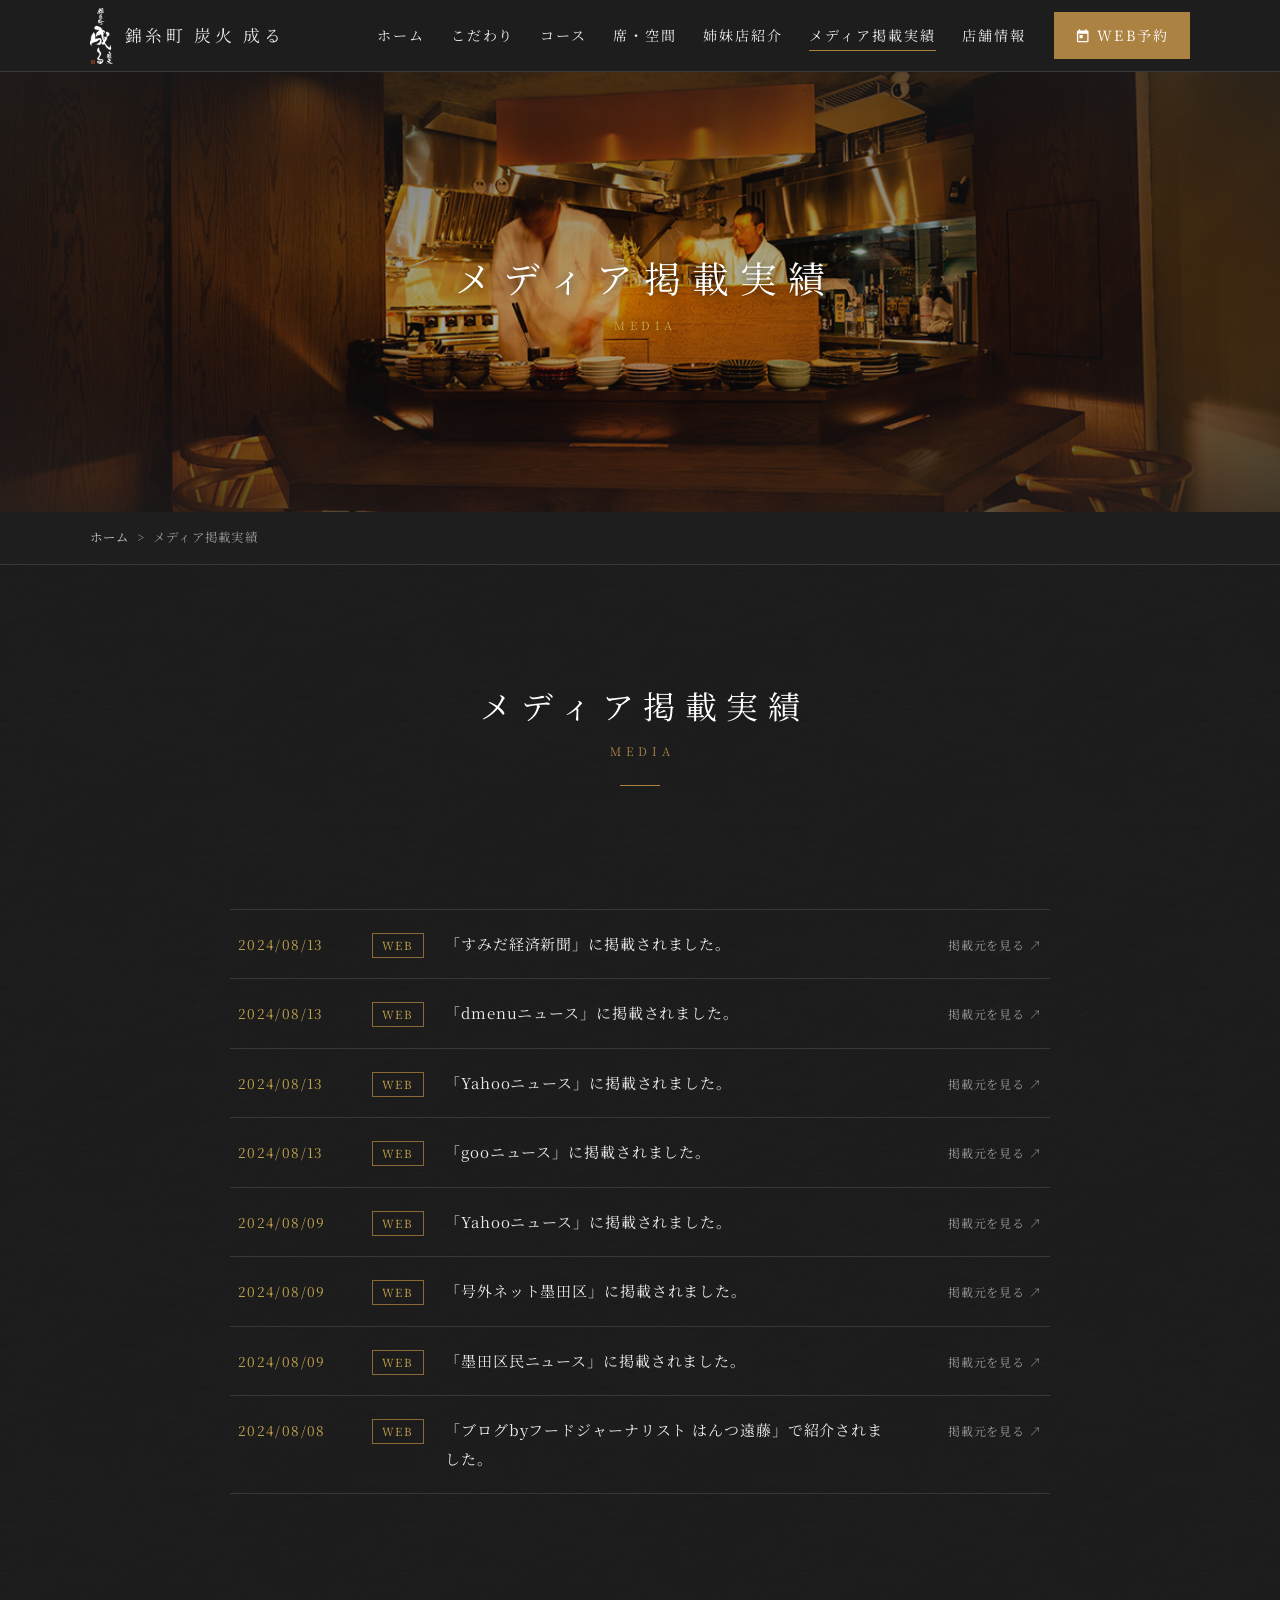
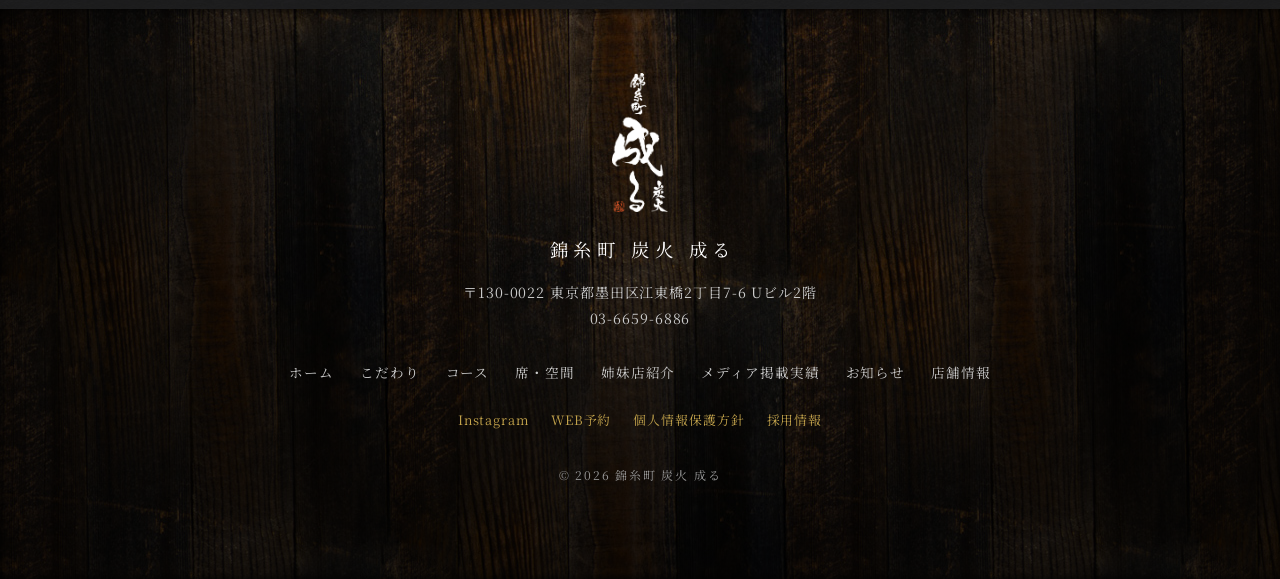
<file: media/index.html>
<!DOCTYPE html>
<html lang="ja">
<head>
  <meta charset="UTF-8">
  <meta name="viewport" content="width=device-width, initial-scale=1">
  <title>メディア掲載実績 | 錦糸町 炭火 成る</title>
  <meta name="description" content="錦糸町 炭火 成る のメディア掲載実績。すみだ経済新聞、Yahooニュース、号外ネット墨田区などに掲載されました。">
  <meta property="og:locale" content="ja_JP">
  <meta property="og:type" content="website">
  <meta property="og:site_name" content="錦糸町 炭火 成る">
  <meta property="og:title" content="メディア掲載実績 | 錦糸町 炭火 成る">
  <meta property="og:description" content="錦糸町 炭火 成る のメディア掲載実績。すみだ経済新聞、Yahooニュース、号外ネット墨田区などに掲載されました。">
  <meta property="og:url" content="https://kinshicho-sumibi-naru.com/media/">
  <meta property="og:image" content="https://kinshicho-sumibi-naru.com/images/table-01.jpg">
  <meta name="twitter:card" content="summary_large_image">
  <link rel="canonical" href="https://kinshicho-sumibi-naru.com/media/">
  <link rel="icon" href="../images/favicon.jpg" type="image/jpeg">
  <link rel="apple-touch-icon" href="../images/favicon.jpg">
  <link rel="preconnect" href="https://fonts.googleapis.com">
  <link rel="preconnect" href="https://fonts.gstatic.com" crossorigin>
  <link href="https://fonts.googleapis.com/css2?family=Noto+Serif+JP:wght@300;400;500&display=swap" rel="stylesheet">
  <link rel="stylesheet" href="../css/style.css">
</head>
<body>
<header class="site-header">
  <div class="inner">
    <a class="brand" href="../" aria-label="錦糸町 炭火 成る トップページ">
      <img src="../images/logo-white.png" alt="錦糸町 炭火 成る" width="500" height="1242">
      <span class="brand__name">錦糸町 炭火 成る</span>
    </a>
    <button class="nav-toggle" type="button" aria-expanded="false" aria-controls="gnav" aria-label="メニューを開く">
      <span></span><span></span><span></span>
    </button>
    <nav class="gnav" id="gnav" aria-label="グローバルナビゲーション">
      <ul class="gnav__list">
        <li><a href="../">ホーム</a></li>
        <li><a href="../concept/">こだわり</a></li>
        <li><a href="../course/">コース</a></li>
        <li><a href="../table/">席・空間</a></li>
        <li><a href="../sister-store/">姉妹店紹介</a></li>
        <li><a href="../media/">メディア掲載実績</a></li>
        <li><a href="../#access">店舗情報</a></li>
      </ul>
      <a class="btn-reserve" href="https://www.tablecheck.com/shops/kinshicho-sumibi-naru/reserve" target="_blank" rel="noopener"><svg class="icon" viewBox="0 0 24 24" aria-hidden="true"><path d="M19 4h-1V2h-2v2H8V2H6v2H5a2 2 0 0 0-2 2v14a2 2 0 0 0 2 2h14a2 2 0 0 0 2-2V6a2 2 0 0 0-2-2zm0 16H5V9h14v11zM7 11h5v5H7z"/></svg>WEB予約</a>
    </nav>
  </div>
</header>

<main>
<div class="page-head" style="background-image:url('../images/table-01.jpg')">
  <div class="page-head__body">
    <h1>メディア掲載実績<small>MEDIA</small></h1>
  </div>
</div>
<nav class="breadcrumb" aria-label="パンくずリスト"><div class="inner"><ol><li><a href="../">ホーム</a></li><li>メディア掲載実績</li></ol></div></nav>


  <section class="section section--texture">
    <div class="inner inner--narrow">
      <div class="sec-title fade-up"><h2>メディア掲載実績</h2><span class="en">MEDIA</span></div>
      <p class="media-note fade-up">※記事タイトルを押すと、<br class="sp-only">掲載元のページへ移動します。</p>
      <ul class="media-list fade-up">
        <li><a href="https://sumida.keizai.biz/headline/890/" target="_blank" rel="noopener"><time datetime="2024-08-13">2024/08/13</time><span class="kind">WEB</span><span class="title">「すみだ経済新聞」に掲載されました。</span><span class="ext">掲載元を見る ↗</span></a></li>
        <li><a href="https://topics.smt.docomo.ne.jp/article/minkei/region/minkei-sumida890" target="_blank" rel="noopener"><time datetime="2024-08-13">2024/08/13</time><span class="kind">WEB</span><span class="title">「dmenuニュース」に掲載されました。</span><span class="ext">掲載元を見る ↗</span></a></li>
        <li><a href="https://news.yahoo.co.jp/articles/2f723585ecdafdd3541fb45277c1ac5296ae4f35" target="_blank" rel="noopener"><time datetime="2024-08-13">2024/08/13</time><span class="kind">WEB</span><span class="title">「Yahooニュース」に掲載されました。</span><span class="ext">掲載元を見る ↗</span></a></li>
        <li><a href="https://news.goo.ne.jp/article/minkei/region/minkei-sumida890.html" target="_blank" rel="noopener"><time datetime="2024-08-13">2024/08/13</time><span class="kind">WEB</span><span class="title">「gooニュース」に掲載されました。</span><span class="ext">掲載元を見る ↗</span></a></li>
        <li><a href="https://news.yahoo.co.jp/expert/articles/2bd295a48c205dfaceb51d793de31140adda39e9" target="_blank" rel="noopener"><time datetime="2024-08-09">2024/08/09</time><span class="kind">WEB</span><span class="title">「Yahooニュース」に掲載されました。</span><span class="ext">掲載元を見る ↗</span></a></li>
        <li><a href="https://sumida.goguynet.jp/2024/08/09/sumibinaru-open/" target="_blank" rel="noopener"><time datetime="2024-08-09">2024/08/09</time><span class="kind">WEB</span><span class="title">「号外ネット墨田区」に掲載されました。</span><span class="ext">掲載元を見る ↗</span></a></li>
        <li><a href="https://kumin.news/sumida/articles/808972" target="_blank" rel="noopener"><time datetime="2024-08-09">2024/08/09</time><span class="kind">WEB</span><span class="title">「墨田区民ニュース」に掲載されました。</span><span class="ext">掲載元を見る ↗</span></a></li>
        <li><a href="https://hants.livedoor.biz/archives/52217861.html" target="_blank" rel="noopener"><time datetime="2024-08-08">2024/08/08</time><span class="kind">WEB</span><span class="title">「ブログbyフードジャーナリスト はんつ遠藤」で紹介されました。</span><span class="ext">掲載元を見る ↗</span></a></li>
      </ul>
    </div>
  </section>
</main>
<footer class="site-footer">
  <div class="inner">
    <img class="site-footer__logo" src="../images/logo-white.png" alt="" width="500" height="1242">
    <p class="site-footer__name">錦糸町 炭火 成る</p>
    <p class="site-footer__addr">〒130-0022 東京都墨田区江東橋2丁目7-6 <span class="nowrap">Uビル2階</span><br><a href="tel:03-6659-6886">03-6659-6886</a></p>
    <ul class="site-footer__nav">
      <li><a href="../">ホーム</a></li><li><a href="../concept/">こだわり</a></li><li><a href="../course/">コース</a></li><li><a href="../table/">席・空間</a></li><li><a href="../sister-store/">姉妹店紹介</a></li><li><a href="../media/">メディア掲載実績</a></li><li><a href="../information/">お知らせ</a></li><li><a href="../#access">店舗情報</a></li>
    </ul>
    <ul class="site-footer__sub">
      <li><a href="https://www.instagram.com/sumibinaru" target="_blank" rel="noopener">Instagram</a></li>
      <li><a href="https://www.tablecheck.com/shops/kinshicho-sumibi-naru/reserve" target="_blank" rel="noopener">WEB予約</a></li>
      <li><a href="../privacy/">個人情報保護方針</a></li>
      <li><a href="https://pay-it-forward-corporate.com/recruit/" target="_blank" rel="noopener">採用情報</a></li>
    </ul>
    <p class="site-footer__copy">&copy; 2026 錦糸町 炭火 成る</p>
  </div>
</footer>

<nav class="bottom-bar" aria-label="クイックメニュー">
  <a href="tel:03-6659-6886"><svg class="icon" viewBox="0 0 24 24" aria-hidden="true"><path d="M6.6 10.8a15.1 15.1 0 0 0 6.6 6.6l2.2-2.2a1 1 0 0 1 1-.25c1.1.37 2.3.57 3.6.57a1 1 0 0 1 1 1V20a1 1 0 0 1-1 1A17 17 0 0 1 3 4a1 1 0 0 1 1-1h3.5a1 1 0 0 1 1 1c0 1.25.2 2.45.57 3.57a1 1 0 0 1-.25 1L6.6 10.8z"/></svg>電話</a>
  <a href="https://www.google.com/maps/dir/?api=1&destination=%E9%8C%A6%E7%B3%B8%E7%94%BA%20%E7%82%AD%E7%81%AB%20%E6%88%90%E3%82%8B" target="_blank" rel="noopener"><svg class="icon" viewBox="0 0 24 24" aria-hidden="true"><path d="M12 2a7 7 0 0 0-7 7c0 5.25 7 13 7 13s7-7.75 7-13a7 7 0 0 0-7-7zm0 9.5A2.5 2.5 0 1 1 12 6.5a2.5 2.5 0 0 1 0 5z"/></svg>地図</a>
  <a class="is-reserve" href="https://www.tablecheck.com/shops/kinshicho-sumibi-naru/reserve" target="_blank" rel="noopener"><svg class="icon" viewBox="0 0 24 24" aria-hidden="true"><path d="M19 4h-1V2h-2v2H8V2H6v2H5a2 2 0 0 0-2 2v14a2 2 0 0 0 2 2h14a2 2 0 0 0 2-2V6a2 2 0 0 0-2-2zm0 16H5V9h14v11zM7 11h5v5H7z"/></svg>WEB予約</a>
</nav>

<script src="../js/main.js"></script>
</body>
</html>
</file>
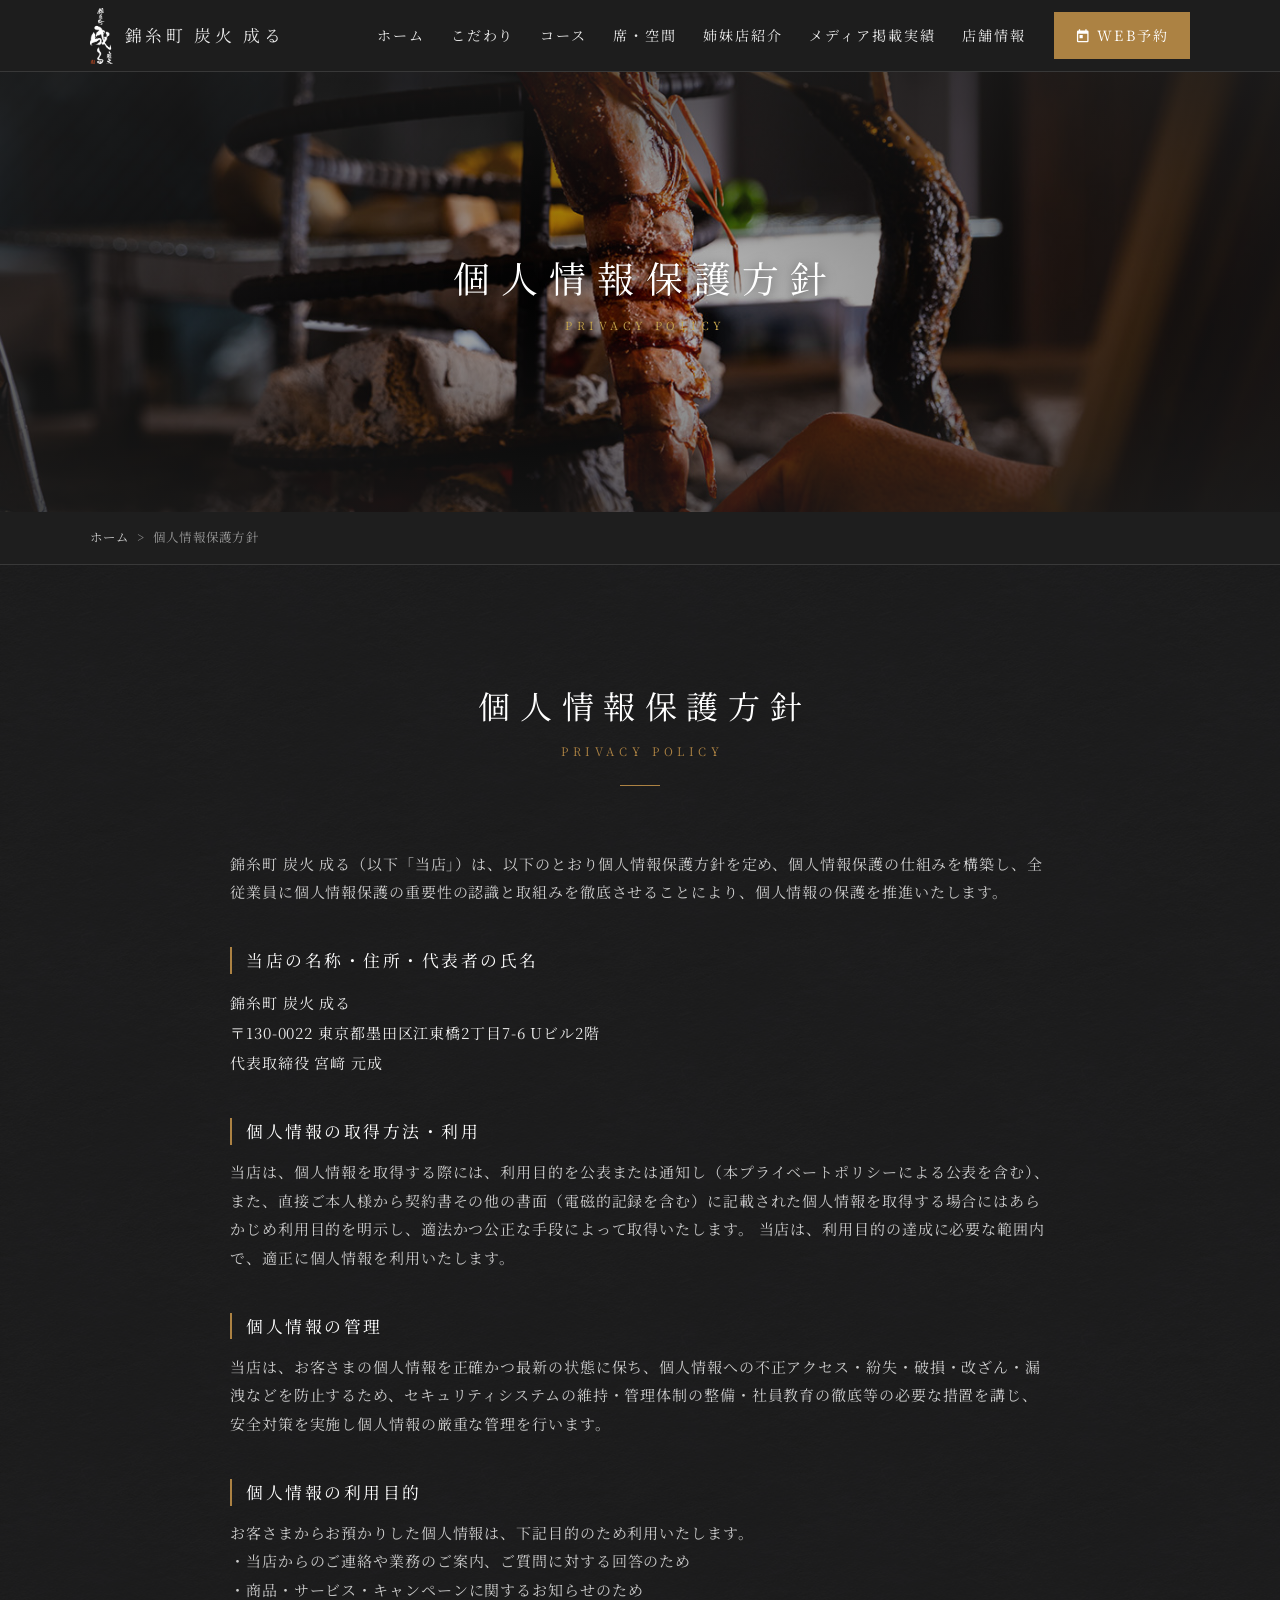
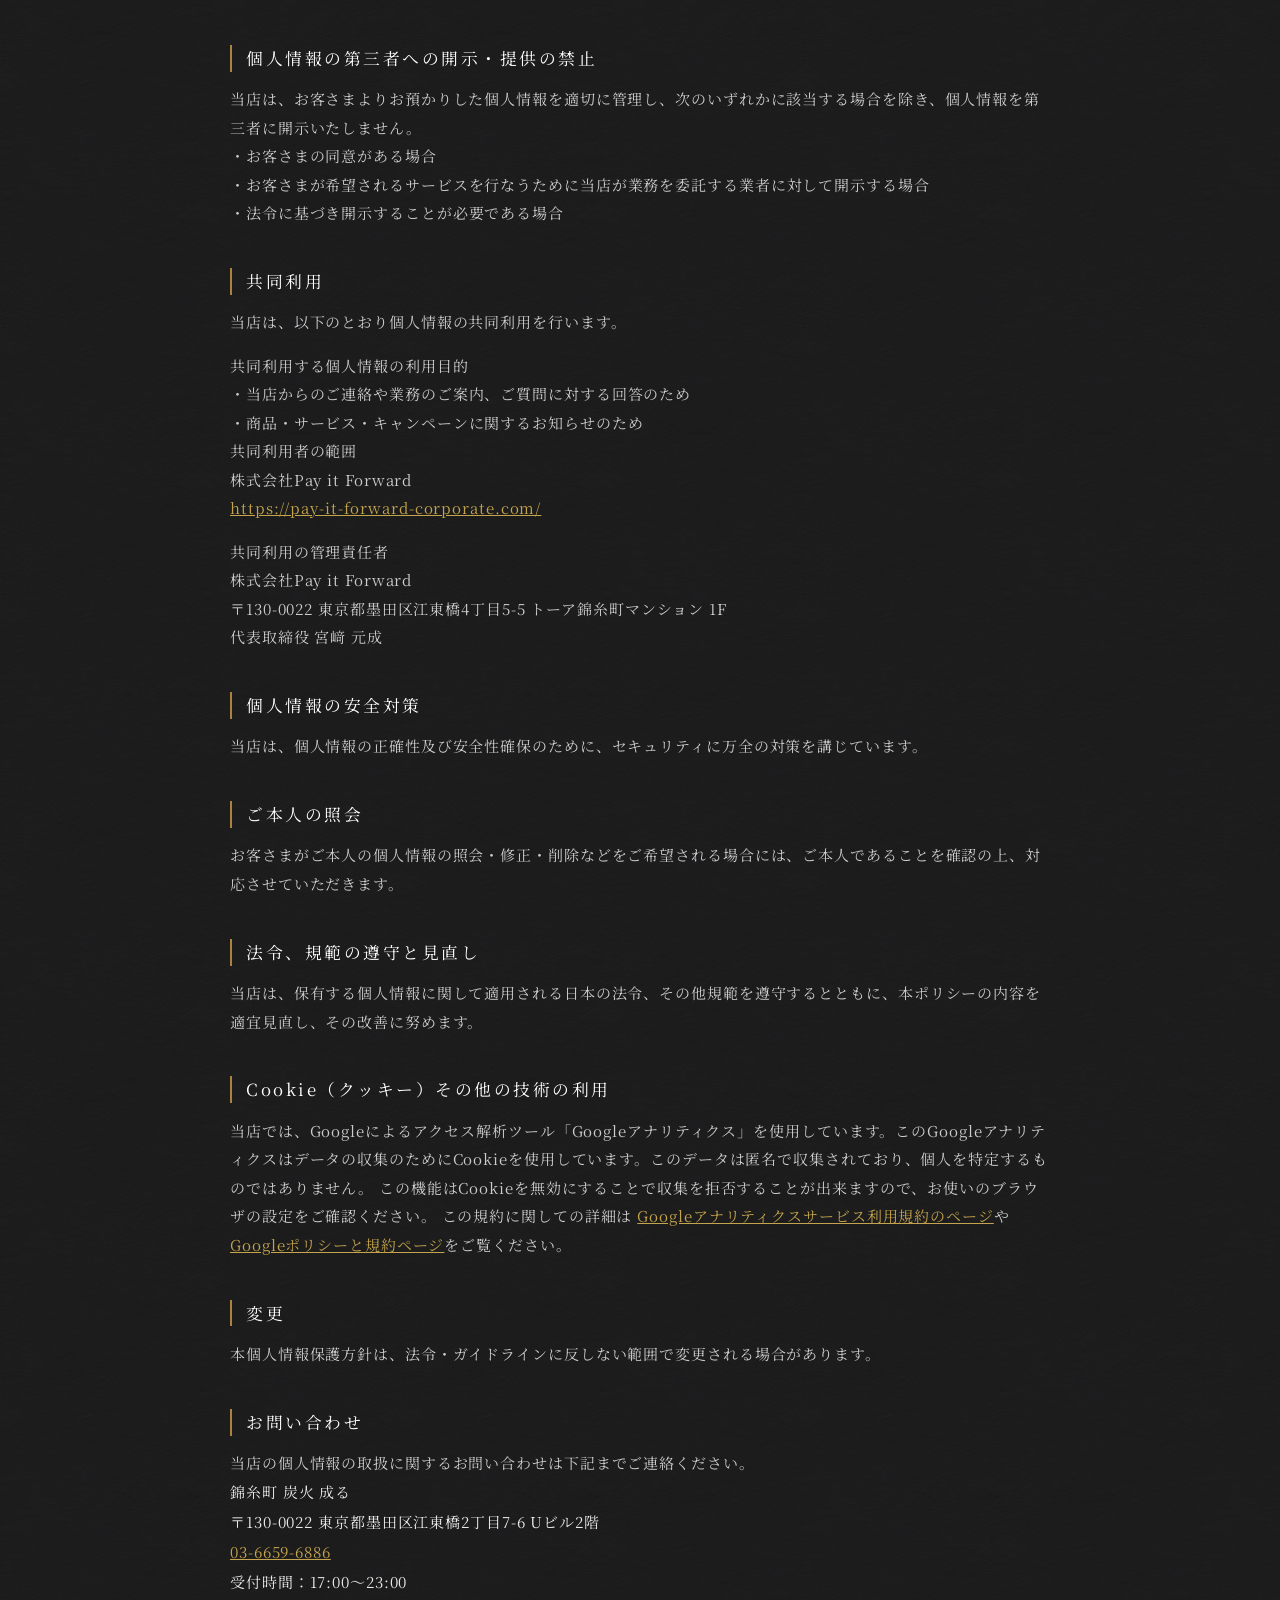
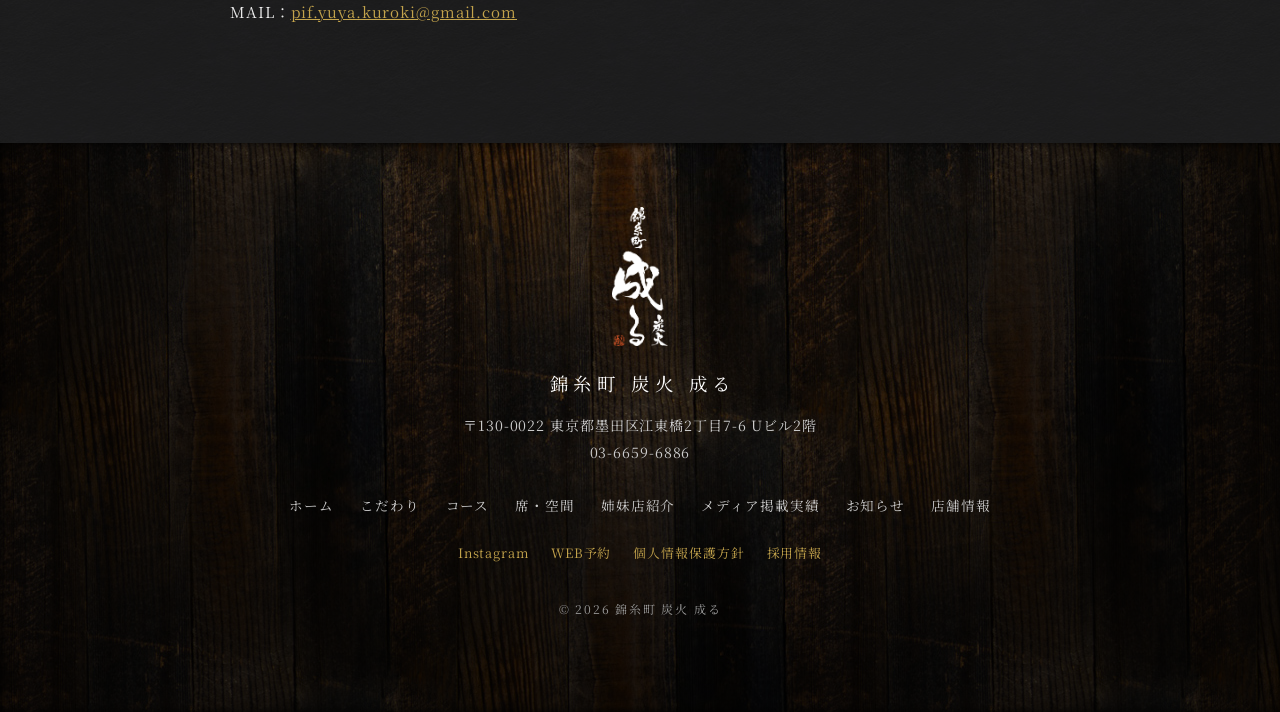
<file: privacy/index.html>
<!DOCTYPE html>
<html lang="ja">
<head>
  <meta charset="UTF-8">
  <meta name="viewport" content="width=device-width, initial-scale=1">
  <title>個人情報保護方針 | 錦糸町 炭火 成る</title>
  <meta name="description" content="錦糸町 炭火 成る の個人情報保護方針。">
  <meta property="og:locale" content="ja_JP">
  <meta property="og:type" content="website">
  <meta property="og:site_name" content="錦糸町 炭火 成る">
  <meta property="og:title" content="個人情報保護方針 | 錦糸町 炭火 成る">
  <meta property="og:description" content="錦糸町 炭火 成る の個人情報保護方針。">
  <meta property="og:url" content="https://kinshicho-sumibi-naru.com/privacy/">
  <meta property="og:image" content="https://kinshicho-sumibi-naru.com/images/privacy-head.jpg">
  <meta name="twitter:card" content="summary_large_image">
  <link rel="canonical" href="https://kinshicho-sumibi-naru.com/privacy/">
  <link rel="icon" href="../images/favicon.jpg" type="image/jpeg">
  <link rel="apple-touch-icon" href="../images/favicon.jpg">
  <link rel="preconnect" href="https://fonts.googleapis.com">
  <link rel="preconnect" href="https://fonts.gstatic.com" crossorigin>
  <link href="https://fonts.googleapis.com/css2?family=Noto+Serif+JP:wght@300;400;500&display=swap" rel="stylesheet">
  <link rel="stylesheet" href="../css/style.css">
</head>
<body>
<header class="site-header">
  <div class="inner">
    <a class="brand" href="../" aria-label="錦糸町 炭火 成る トップページ">
      <img src="../images/logo-white.png" alt="錦糸町 炭火 成る" width="500" height="1242">
      <span class="brand__name">錦糸町 炭火 成る</span>
    </a>
    <button class="nav-toggle" type="button" aria-expanded="false" aria-controls="gnav" aria-label="メニューを開く">
      <span></span><span></span><span></span>
    </button>
    <nav class="gnav" id="gnav" aria-label="グローバルナビゲーション">
      <ul class="gnav__list">
        <li><a href="../">ホーム</a></li>
        <li><a href="../concept/">こだわり</a></li>
        <li><a href="../course/">コース</a></li>
        <li><a href="../table/">席・空間</a></li>
        <li><a href="../sister-store/">姉妹店紹介</a></li>
        <li><a href="../media/">メディア掲載実績</a></li>
        <li><a href="../#access">店舗情報</a></li>
      </ul>
      <a class="btn-reserve" href="https://www.tablecheck.com/shops/kinshicho-sumibi-naru/reserve" target="_blank" rel="noopener"><svg class="icon" viewBox="0 0 24 24" aria-hidden="true"><path d="M19 4h-1V2h-2v2H8V2H6v2H5a2 2 0 0 0-2 2v14a2 2 0 0 0 2 2h14a2 2 0 0 0 2-2V6a2 2 0 0 0-2-2zm0 16H5V9h14v11zM7 11h5v5H7z"/></svg>WEB予約</a>
    </nav>
  </div>
</header>

<main>
<div class="page-head" style="background-image:url('../images/privacy-head.jpg')">
  <div class="page-head__body">
    <h1>個人情報保護方針<small>PRIVACY POLICY</small></h1>
  </div>
</div>
<nav class="breadcrumb" aria-label="パンくずリスト"><div class="inner"><ol><li><a href="../">ホーム</a></li><li>個人情報保護方針</li></ol></div></nav>


  <section class="section section--texture">
    <div class="inner inner--narrow policy">
      <div class="sec-title fade-up"><h2>個人情報保護方針</h2><span class="en">PRIVACY POLICY</span></div>
      <div class="fade-up">
        <p>錦糸町 炭火 成る（以下「当店」）は、以下のとおり個人情報保護方針を定め、個人情報保護の仕組みを構築し、全従業員に個人情報保護の重要性の認識と取組みを徹底させることにより、個人情報の保護を推進いたします。</p>

        <h3>当店の名称・住所・代表者の氏名</h3>
        <address>錦糸町 炭火 成る<br>〒130-0022 東京都墨田区江東橋2丁目7-6 <span class="nowrap">Uビル2階</span><br>代表取締役 宮﨑 元成</address>

        <h3>個⼈情報の取得⽅法・利⽤</h3>
        <p>当店は、個⼈情報を取得する際には、利⽤⽬的を公表または通知し（本プライベートポリシーによる公表を含む）、また、直接ご本⼈様から契約書その他の書⾯（電磁的記録を含む）に記載された個⼈情報を取得する場合にはあらかじめ利⽤⽬的を明⽰し、適法かつ公正な⼿段によって取得いたします。 当店は、利⽤⽬的の達成に必要な範囲内で、適正に個⼈情報を利⽤いたします。</p>

        <h3>個人情報の管理</h3>
        <p>当店は、お客さまの個人情報を正確かつ最新の状態に保ち、個人情報への不正アクセス・紛失・破損・改ざん・漏洩などを防止するため、セキュリティシステムの維持・管理体制の整備・社員教育の徹底等の必要な措置を講じ、安全対策を実施し個人情報の厳重な管理を行います。</p>

        <h3>個人情報の利用目的</h3>
        <p>お客さまからお預かりした個人情報は、下記目的のため利用いたします。</p>
        <ul>
          <li>当店からのご連絡や業務のご案内、ご質問に対する回答のため</li>
          <li>商品・サービス・キャンペーンに関するお知らせのため</li>
        </ul>

        <h3>個人情報の第三者への開示・提供の禁止</h3>
        <p>当店は、お客さまよりお預かりした個人情報を適切に管理し、次のいずれかに該当する場合を除き、個人情報を第三者に開示いたしません。</p>
        <ul>
          <li>お客さまの同意がある場合</li>
          <li>お客さまが希望されるサービスを行なうために当店が業務を委託する業者に対して開示する場合</li>
          <li>法令に基づき開示することが必要である場合</li>
        </ul>

        <h3>共同利用</h3>
        <p>当店は、以下のとおり個人情報の共同利用を行います。</p>
        <p>共同利用する個人情報の利用目的</p>
        <ul>
          <li>当店からのご連絡や業務のご案内、ご質問に対する回答のため</li>
          <li>商品・サービス・キャンペーンに関するお知らせのため</li>
        </ul>
        <p>共同利用者の範囲<br>株式会社Pay it Forward<br><a href="https://pay-it-forward-corporate.com/" target="_blank" rel="noopener">https://pay-it-forward-corporate.com/</a></p>
        <p>共同利用の管理責任者<br>株式会社Pay it Forward<br>〒130-0022 東京都墨田区江東橋4丁目5-5 トーア錦糸町マンション 1F<br>代表取締役 宮﨑 元成</p>

        <h3>個人情報の安全対策</h3>
        <p>当店は、個人情報の正確性及び安全性確保のために、セキュリティに万全の対策を講じています。</p>

        <h3>ご本人の照会</h3>
        <p>お客さまがご本人の個人情報の照会・修正・削除などをご希望される場合には、ご本人であることを確認の上、対応させていただきます。</p>

        <h3>法令、規範の遵守と見直し</h3>
        <p>当店は、保有する個人情報に関して適用される日本の法令、その他規範を遵守するとともに、本ポリシーの内容を適宜見直し、その改善に努めます。</p>

        <h3>Cookie（クッキー）その他の技術の利用</h3>
        <p>当店では、Googleによるアクセス解析ツール「Googleアナリティクス」を使用しています。このGoogleアナリティクスはデータの収集のためにCookieを使用しています。このデータは匿名で収集されており、個人を特定するものではありません。 この機能はCookieを無効にすることで収集を拒否することが出来ますので、お使いのブラウザの設定をご確認ください。 この規約に関しての詳細は <a href="https://marketingplatform.google.com/about/analytics/terms/jp/" target="_blank" rel="noopener">Googleアナリティクスサービス利用規約のページ</a>や <a href="https://policies.google.com/technologies/ads?hl=ja" target="_blank" rel="noopener">Googleポリシーと規約ページ</a>をご覧ください。</p>

        <h3>変更</h3>
        <p>本個人情報保護方針は、法令・ガイドラインに反しない範囲で変更される場合があります。</p>

        <h3>お問い合わせ</h3>
        <p>当店の個人情報の取扱に関するお問い合わせは下記までご連絡ください。</p>
        <address>錦糸町 炭火 成る<br>〒130-0022 東京都墨田区江東橋2丁目7-6 <span class="nowrap">Uビル2階</span><br><a href="tel:03-6659-6886">03-6659-6886</a><br>受付時間：17:00～23:00<br>MAIL：<a href="mailto:pif.yuya.kuroki@gmail.com">pif.yuya.kuroki@gmail.com</a></address>
      </div>
    </div>
  </section>
</main>
<footer class="site-footer">
  <div class="inner">
    <img class="site-footer__logo" src="../images/logo-white.png" alt="" width="500" height="1242">
    <p class="site-footer__name">錦糸町 炭火 成る</p>
    <p class="site-footer__addr">〒130-0022 東京都墨田区江東橋2丁目7-6 <span class="nowrap">Uビル2階</span><br><a href="tel:03-6659-6886">03-6659-6886</a></p>
    <ul class="site-footer__nav">
      <li><a href="../">ホーム</a></li><li><a href="../concept/">こだわり</a></li><li><a href="../course/">コース</a></li><li><a href="../table/">席・空間</a></li><li><a href="../sister-store/">姉妹店紹介</a></li><li><a href="../media/">メディア掲載実績</a></li><li><a href="../information/">お知らせ</a></li><li><a href="../#access">店舗情報</a></li>
    </ul>
    <ul class="site-footer__sub">
      <li><a href="https://www.instagram.com/sumibinaru" target="_blank" rel="noopener">Instagram</a></li>
      <li><a href="https://www.tablecheck.com/shops/kinshicho-sumibi-naru/reserve" target="_blank" rel="noopener">WEB予約</a></li>
      <li><a href="../privacy/">個人情報保護方針</a></li>
      <li><a href="https://pay-it-forward-corporate.com/recruit/" target="_blank" rel="noopener">採用情報</a></li>
    </ul>
    <p class="site-footer__copy">&copy; 2026 錦糸町 炭火 成る</p>
  </div>
</footer>

<nav class="bottom-bar" aria-label="クイックメニュー">
  <a href="tel:03-6659-6886"><svg class="icon" viewBox="0 0 24 24" aria-hidden="true"><path d="M6.6 10.8a15.1 15.1 0 0 0 6.6 6.6l2.2-2.2a1 1 0 0 1 1-.25c1.1.37 2.3.57 3.6.57a1 1 0 0 1 1 1V20a1 1 0 0 1-1 1A17 17 0 0 1 3 4a1 1 0 0 1 1-1h3.5a1 1 0 0 1 1 1c0 1.25.2 2.45.57 3.57a1 1 0 0 1-.25 1L6.6 10.8z"/></svg>電話</a>
  <a href="https://www.google.com/maps/dir/?api=1&destination=%E9%8C%A6%E7%B3%B8%E7%94%BA%20%E7%82%AD%E7%81%AB%20%E6%88%90%E3%82%8B" target="_blank" rel="noopener"><svg class="icon" viewBox="0 0 24 24" aria-hidden="true"><path d="M12 2a7 7 0 0 0-7 7c0 5.25 7 13 7 13s7-7.75 7-13a7 7 0 0 0-7-7zm0 9.5A2.5 2.5 0 1 1 12 6.5a2.5 2.5 0 0 1 0 5z"/></svg>地図</a>
  <a class="is-reserve" href="https://www.tablecheck.com/shops/kinshicho-sumibi-naru/reserve" target="_blank" rel="noopener"><svg class="icon" viewBox="0 0 24 24" aria-hidden="true"><path d="M19 4h-1V2h-2v2H8V2H6v2H5a2 2 0 0 0-2 2v14a2 2 0 0 0 2 2h14a2 2 0 0 0 2-2V6a2 2 0 0 0-2-2zm0 16H5V9h14v11zM7 11h5v5H7z"/></svg>WEB予約</a>
</nav>

<script src="../js/main.js"></script>
</body>
</html>
</file>
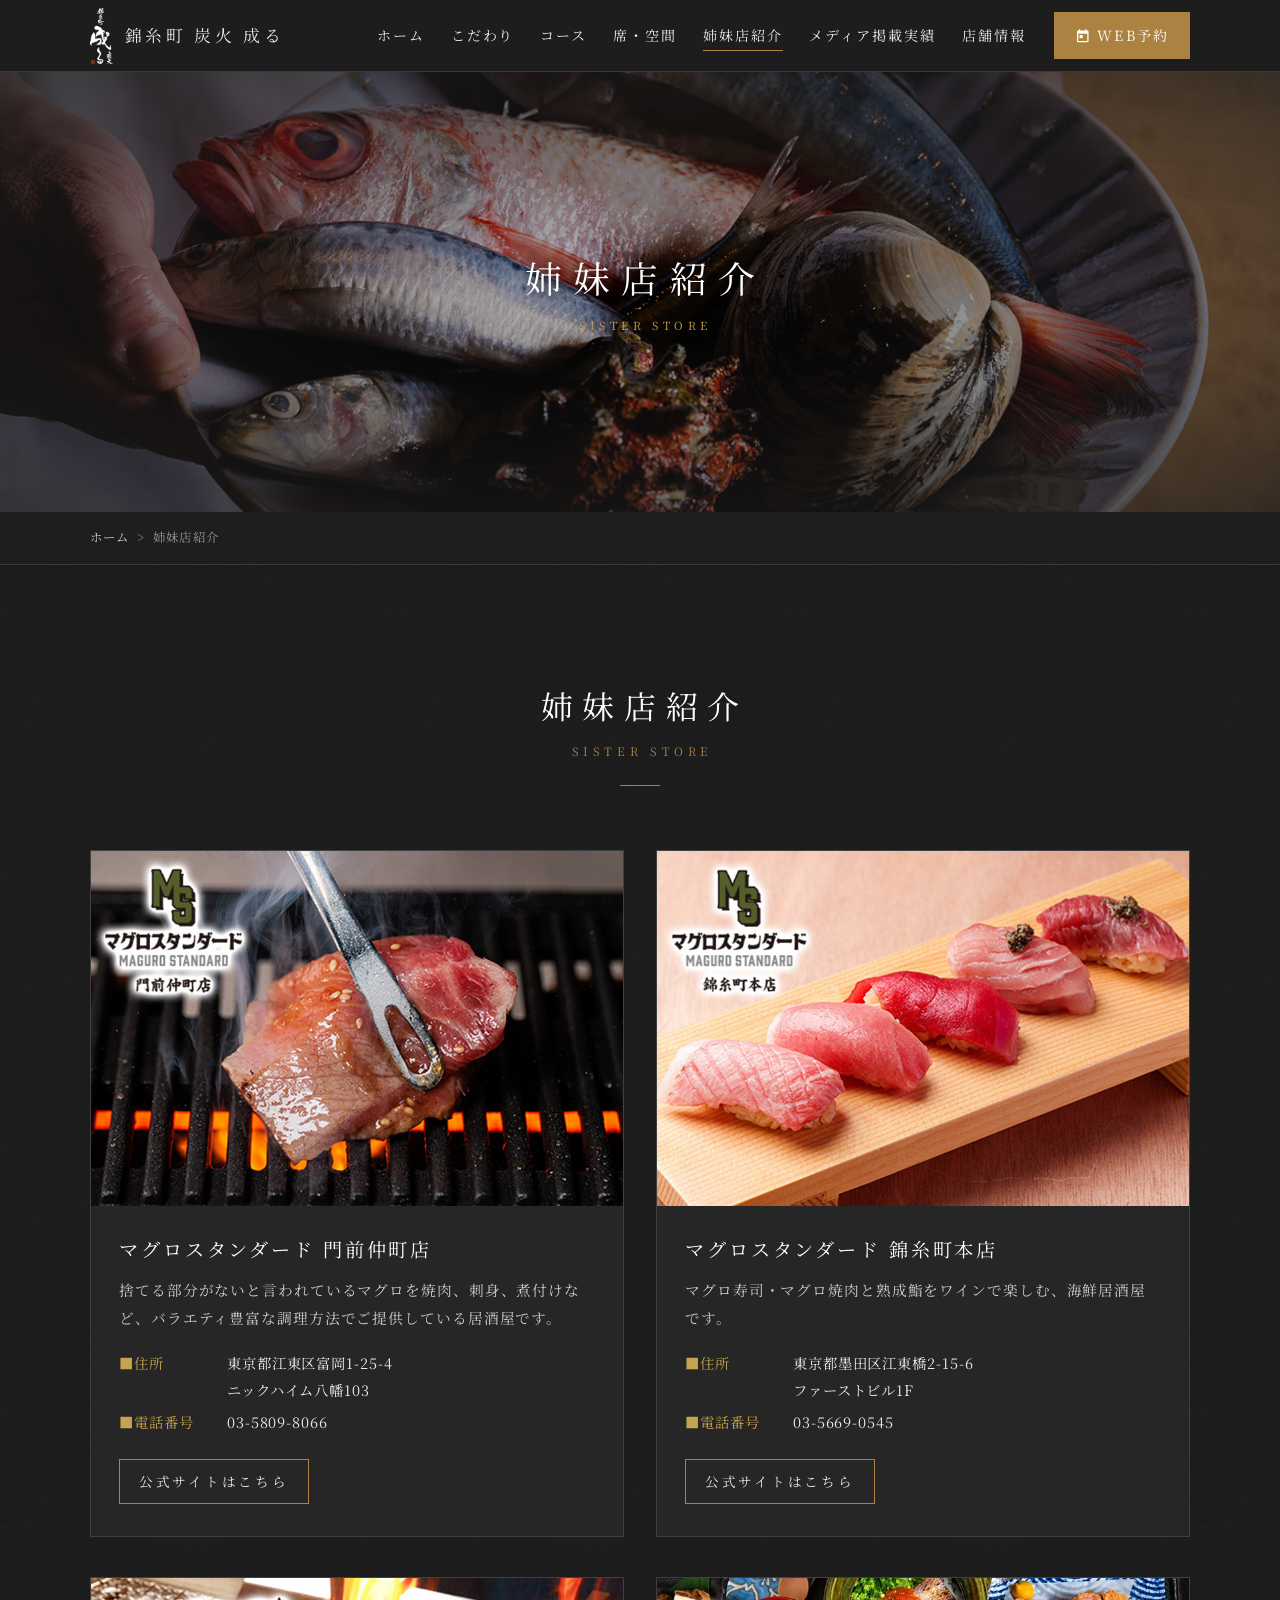
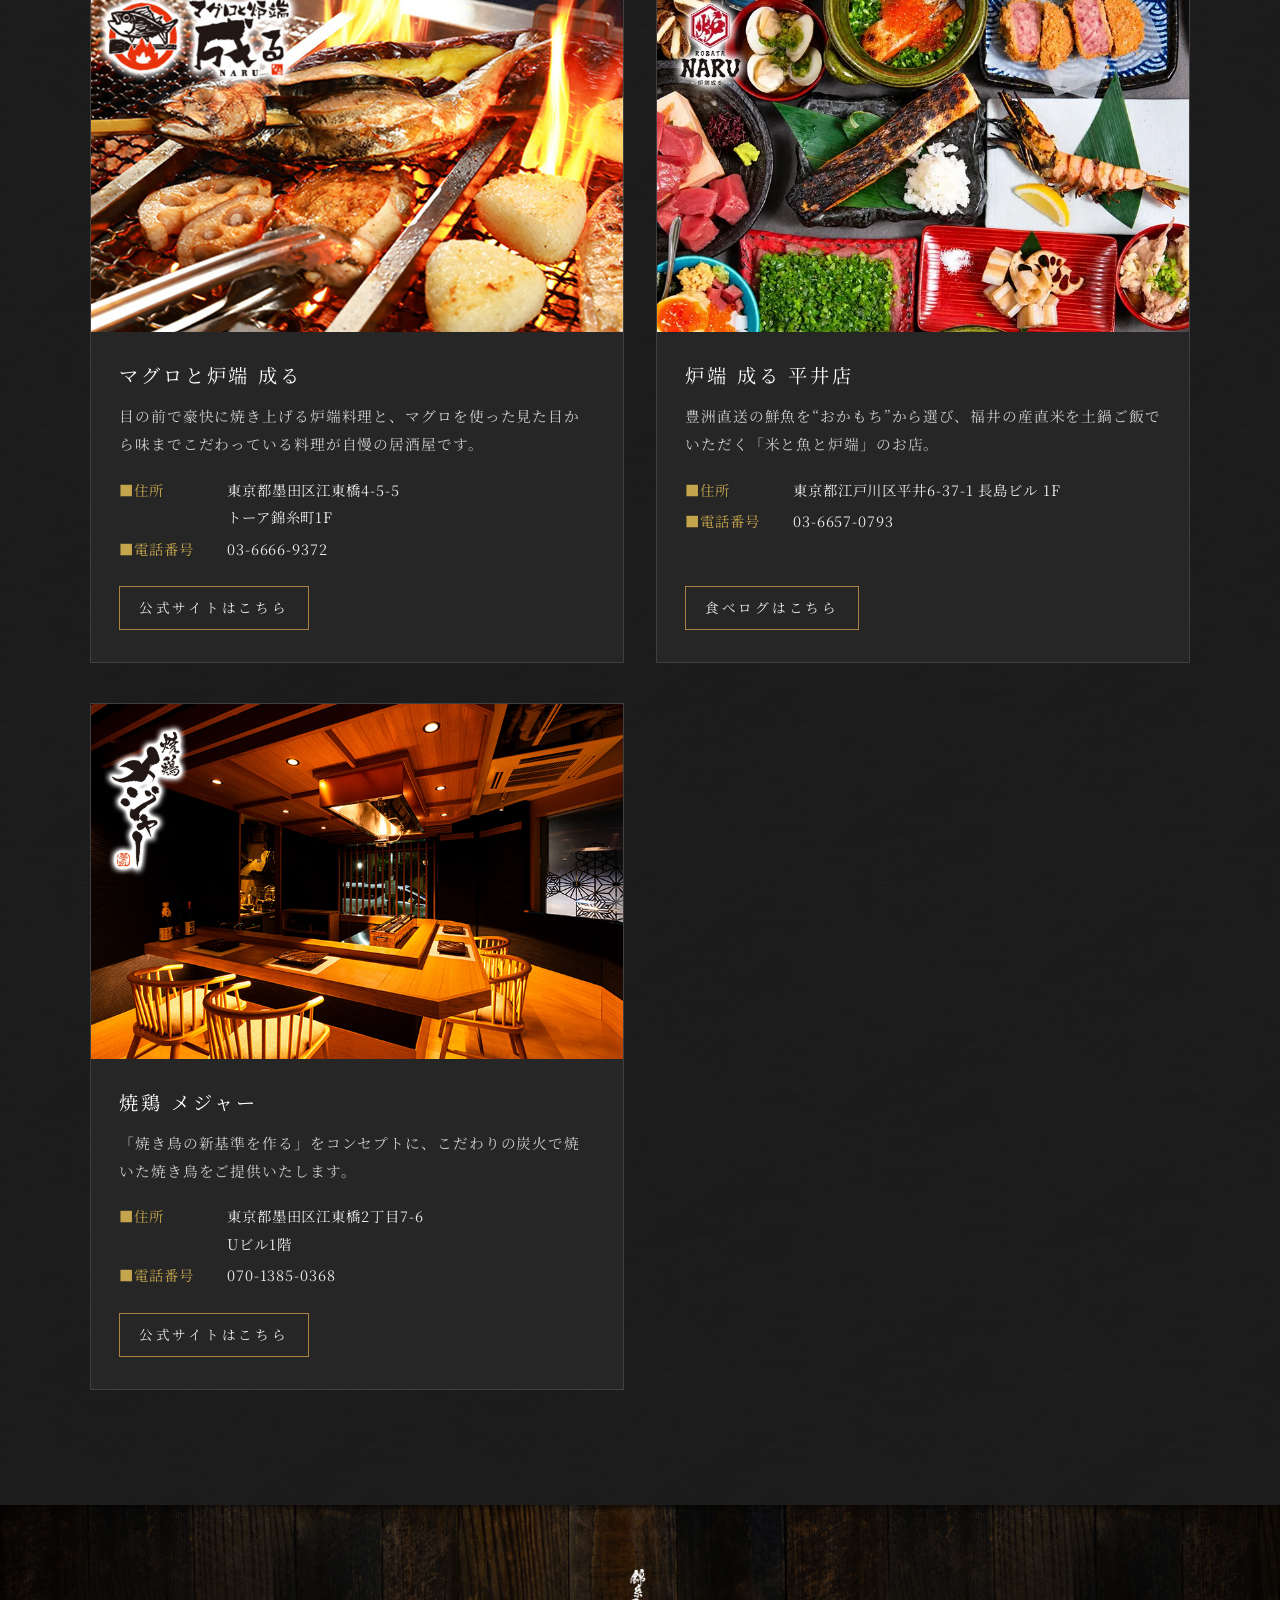
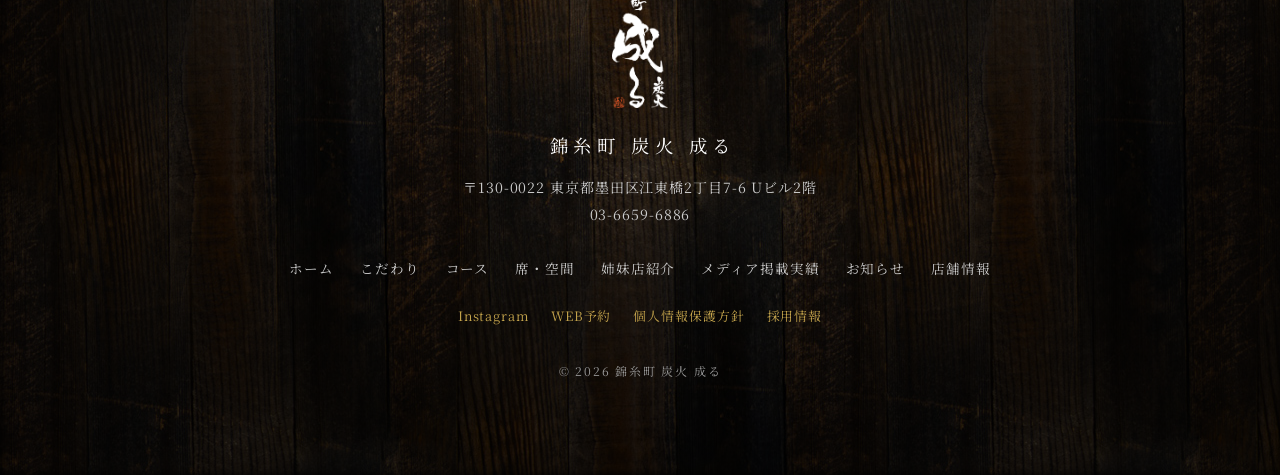
<file: sister-store/index.html>
<!DOCTYPE html>
<html lang="ja">
<head>
  <meta charset="UTF-8">
  <meta name="viewport" content="width=device-width, initial-scale=1">
  <title>姉妹店紹介 | 錦糸町 炭火 成る</title>
  <meta name="description" content="錦糸町 炭火 成る の姉妹店をご紹介します。マグロスタンダード 門前仲町店・錦糸町本店、マグロと炉端 成る、炉端 成る 平井店、焼鶏 メジャー。">
  <meta property="og:locale" content="ja_JP">
  <meta property="og:type" content="website">
  <meta property="og:site_name" content="錦糸町 炭火 成る">
  <meta property="og:title" content="姉妹店紹介 | 錦糸町 炭火 成る">
  <meta property="og:description" content="錦糸町 炭火 成る の姉妹店をご紹介します。マグロスタンダード 門前仲町店・錦糸町本店、マグロと炉端 成る、炉端 成る 平井店、焼鶏 メジャー。">
  <meta property="og:url" content="https://kinshicho-sumibi-naru.com/sister-store/">
  <meta property="og:image" content="https://kinshicho-sumibi-naru.com/images/sister-head.jpg">
  <meta name="twitter:card" content="summary_large_image">
  <link rel="canonical" href="https://kinshicho-sumibi-naru.com/sister-store/">
  <link rel="icon" href="../images/favicon.jpg" type="image/jpeg">
  <link rel="apple-touch-icon" href="../images/favicon.jpg">
  <link rel="preconnect" href="https://fonts.googleapis.com">
  <link rel="preconnect" href="https://fonts.gstatic.com" crossorigin>
  <link href="https://fonts.googleapis.com/css2?family=Noto+Serif+JP:wght@300;400;500&display=swap" rel="stylesheet">
  <link rel="stylesheet" href="../css/style.css">
</head>
<body>
<header class="site-header">
  <div class="inner">
    <a class="brand" href="../" aria-label="錦糸町 炭火 成る トップページ">
      <img src="../images/logo-white.png" alt="錦糸町 炭火 成る" width="500" height="1242">
      <span class="brand__name">錦糸町 炭火 成る</span>
    </a>
    <button class="nav-toggle" type="button" aria-expanded="false" aria-controls="gnav" aria-label="メニューを開く">
      <span></span><span></span><span></span>
    </button>
    <nav class="gnav" id="gnav" aria-label="グローバルナビゲーション">
      <ul class="gnav__list">
        <li><a href="../">ホーム</a></li>
        <li><a href="../concept/">こだわり</a></li>
        <li><a href="../course/">コース</a></li>
        <li><a href="../table/">席・空間</a></li>
        <li><a href="../sister-store/">姉妹店紹介</a></li>
        <li><a href="../media/">メディア掲載実績</a></li>
        <li><a href="../#access">店舗情報</a></li>
      </ul>
      <a class="btn-reserve" href="https://www.tablecheck.com/shops/kinshicho-sumibi-naru/reserve" target="_blank" rel="noopener"><svg class="icon" viewBox="0 0 24 24" aria-hidden="true"><path d="M19 4h-1V2h-2v2H8V2H6v2H5a2 2 0 0 0-2 2v14a2 2 0 0 0 2 2h14a2 2 0 0 0 2-2V6a2 2 0 0 0-2-2zm0 16H5V9h14v11zM7 11h5v5H7z"/></svg>WEB予約</a>
    </nav>
  </div>
</header>

<main>
<div class="page-head" style="background-image:url('../images/sister-head.jpg')">
  <div class="page-head__body">
    <h1>姉妹店紹介<small>SISTER STORE</small></h1>
  </div>
</div>
<nav class="breadcrumb" aria-label="パンくずリスト"><div class="inner"><ol><li><a href="../">ホーム</a></li><li>姉妹店紹介</li></ol></div></nav>


  <section class="section section--texture">
    <div class="inner">
      <div class="sec-title fade-up"><h2>姉妹店紹介</h2><span class="en">SISTER STORE</span></div>
      <div class="sister-grid">
        <article class="sister-card fade-up">
          <img src="../images/sister-maguro-monnaka.jpg" alt="マグロスタンダード 門前仲町店" width="800" height="533" loading="lazy">
          <div class="sister-card__body">
            <h2>マグロスタンダード 門前仲町店</h2>
            <p>捨てる部分がないと言われているマグロを焼肉、刺身、煮付けなど、バラエティ豊富な調理方法でご提供している居酒屋です。</p>
            <dl>
              <dt>■住所</dt><dd>東京都江東区富岡1-25-4<br>ニックハイム八幡103</dd>
              <dt>■電話番号</dt><dd><a href="tel:03-5809-8066">03-5809-8066</a></dd>
            </dl>
            <div class="btn-wrap"><a class="btn btn--small" href="https://maguro-standard.com/" target="_blank" rel="noopener">公式サイトはこちら</a></div>
          </div>
        </article>
        <article class="sister-card fade-up">
          <img src="../images/sister-maguro-kinshicho.jpg" alt="マグロスタンダード 錦糸町本店" width="800" height="533" loading="lazy">
          <div class="sister-card__body">
            <h2>マグロスタンダード 錦糸町本店</h2>
            <p>マグロ寿司・マグロ焼肉と熟成鮨をワインで楽しむ、海鮮居酒屋です。</p>
            <dl>
              <dt>■住所</dt><dd>東京都墨田区江東橋2-15-6<br>ファーストビル1F</dd>
              <dt>■電話番号</dt><dd><a href="tel:03-5669-0545">03-5669-0545</a></dd>
            </dl>
            <div class="btn-wrap"><a class="btn btn--small" href="https://maguro-standard-kinshicho.com/" target="_blank" rel="noopener">公式サイトはこちら</a></div>
          </div>
        </article>
        <article class="sister-card fade-up">
          <img src="../images/sister-robata-naru.jpg" alt="マグロと炉端 成る" width="800" height="533" loading="lazy">
          <div class="sister-card__body">
            <h2>マグロと炉端 成る</h2>
            <p>目の前で豪快に焼き上げる炉端料理と、マグロを使った見た目から味までこだわっている料理が自慢の居酒屋です。</p>
            <dl>
              <dt>■住所</dt><dd>東京都墨田区江東橋4-5-5<br>トーア錦糸町1F</dd>
              <dt>■電話番号</dt><dd><a href="tel:03-6666-9372">03-6666-9372</a></dd>
            </dl>
            <div class="btn-wrap"><a class="btn btn--small" href="https://maguro-robata-naru.com/" target="_blank" rel="noopener">公式サイトはこちら</a></div>
          </div>
        </article>
        <article class="sister-card fade-up">
          <img src="../images/sister-robata-hirai.webp" alt="炉端 成る 平井店" width="800" height="533" loading="lazy">
          <div class="sister-card__body">
            <h2>炉端 成る 平井店</h2>
            <p>豊洲直送の鮮魚を“おかもち”から選び、福井の産直米を土鍋ご飯でいただく「米と魚と炉端」のお店。</p>
            <dl>
              <dt>■住所</dt><dd>東京都江戸川区平井6-37-1 長島ビル 1F</dd>
              <dt>■電話番号</dt><dd><a href="tel:03-6657-0793">03-6657-0793</a></dd>
            </dl>
            <div class="btn-wrap"><a class="btn btn--small" href="https://tabelog.com/tokyo/A1312/A131202/13325262/" target="_blank" rel="noopener">食べログはこちら</a></div>
          </div>
        </article>
        <article class="sister-card fade-up">
          <img src="../images/sister-major.jpg" alt="焼鶏 メジャー" width="800" height="533" loading="lazy">
          <div class="sister-card__body">
            <h2>焼鶏 メジャー</h2>
            <p>「焼き鳥の新基準を作る」をコンセプトに、こだわりの炭火で焼いた焼き鳥をご提供いたします。</p>
            <dl>
              <dt>■住所</dt><dd>東京都墨田区江東橋2丁目7-6<br>Uビル1階</dd>
              <dt>■電話番号</dt><dd><a href="tel:070-1385-0368">070-1385-0368</a></dd>
            </dl>
            <div class="btn-wrap"><a class="btn btn--small" href="https://yakitori-major.com/" target="_blank" rel="noopener">公式サイトはこちら</a></div>
          </div>
        </article>
      </div>
    </div>
  </section>
</main>
<footer class="site-footer">
  <div class="inner">
    <img class="site-footer__logo" src="../images/logo-white.png" alt="" width="500" height="1242">
    <p class="site-footer__name">錦糸町 炭火 成る</p>
    <p class="site-footer__addr">〒130-0022 東京都墨田区江東橋2丁目7-6 <span class="nowrap">Uビル2階</span><br><a href="tel:03-6659-6886">03-6659-6886</a></p>
    <ul class="site-footer__nav">
      <li><a href="../">ホーム</a></li><li><a href="../concept/">こだわり</a></li><li><a href="../course/">コース</a></li><li><a href="../table/">席・空間</a></li><li><a href="../sister-store/">姉妹店紹介</a></li><li><a href="../media/">メディア掲載実績</a></li><li><a href="../information/">お知らせ</a></li><li><a href="../#access">店舗情報</a></li>
    </ul>
    <ul class="site-footer__sub">
      <li><a href="https://www.instagram.com/sumibinaru" target="_blank" rel="noopener">Instagram</a></li>
      <li><a href="https://www.tablecheck.com/shops/kinshicho-sumibi-naru/reserve" target="_blank" rel="noopener">WEB予約</a></li>
      <li><a href="../privacy/">個人情報保護方針</a></li>
      <li><a href="https://pay-it-forward-corporate.com/recruit/" target="_blank" rel="noopener">採用情報</a></li>
    </ul>
    <p class="site-footer__copy">&copy; 2026 錦糸町 炭火 成る</p>
  </div>
</footer>

<nav class="bottom-bar" aria-label="クイックメニュー">
  <a href="tel:03-6659-6886"><svg class="icon" viewBox="0 0 24 24" aria-hidden="true"><path d="M6.6 10.8a15.1 15.1 0 0 0 6.6 6.6l2.2-2.2a1 1 0 0 1 1-.25c1.1.37 2.3.57 3.6.57a1 1 0 0 1 1 1V20a1 1 0 0 1-1 1A17 17 0 0 1 3 4a1 1 0 0 1 1-1h3.5a1 1 0 0 1 1 1c0 1.25.2 2.45.57 3.57a1 1 0 0 1-.25 1L6.6 10.8z"/></svg>電話</a>
  <a href="https://www.google.com/maps/dir/?api=1&destination=%E9%8C%A6%E7%B3%B8%E7%94%BA%20%E7%82%AD%E7%81%AB%20%E6%88%90%E3%82%8B" target="_blank" rel="noopener"><svg class="icon" viewBox="0 0 24 24" aria-hidden="true"><path d="M12 2a7 7 0 0 0-7 7c0 5.25 7 13 7 13s7-7.75 7-13a7 7 0 0 0-7-7zm0 9.5A2.5 2.5 0 1 1 12 6.5a2.5 2.5 0 0 1 0 5z"/></svg>地図</a>
  <a class="is-reserve" href="https://www.tablecheck.com/shops/kinshicho-sumibi-naru/reserve" target="_blank" rel="noopener"><svg class="icon" viewBox="0 0 24 24" aria-hidden="true"><path d="M19 4h-1V2h-2v2H8V2H6v2H5a2 2 0 0 0-2 2v14a2 2 0 0 0 2 2h14a2 2 0 0 0 2-2V6a2 2 0 0 0-2-2zm0 16H5V9h14v11zM7 11h5v5H7z"/></svg>WEB予約</a>
</nav>

<script src="../js/main.js"></script>
</body>
</html>
</file>
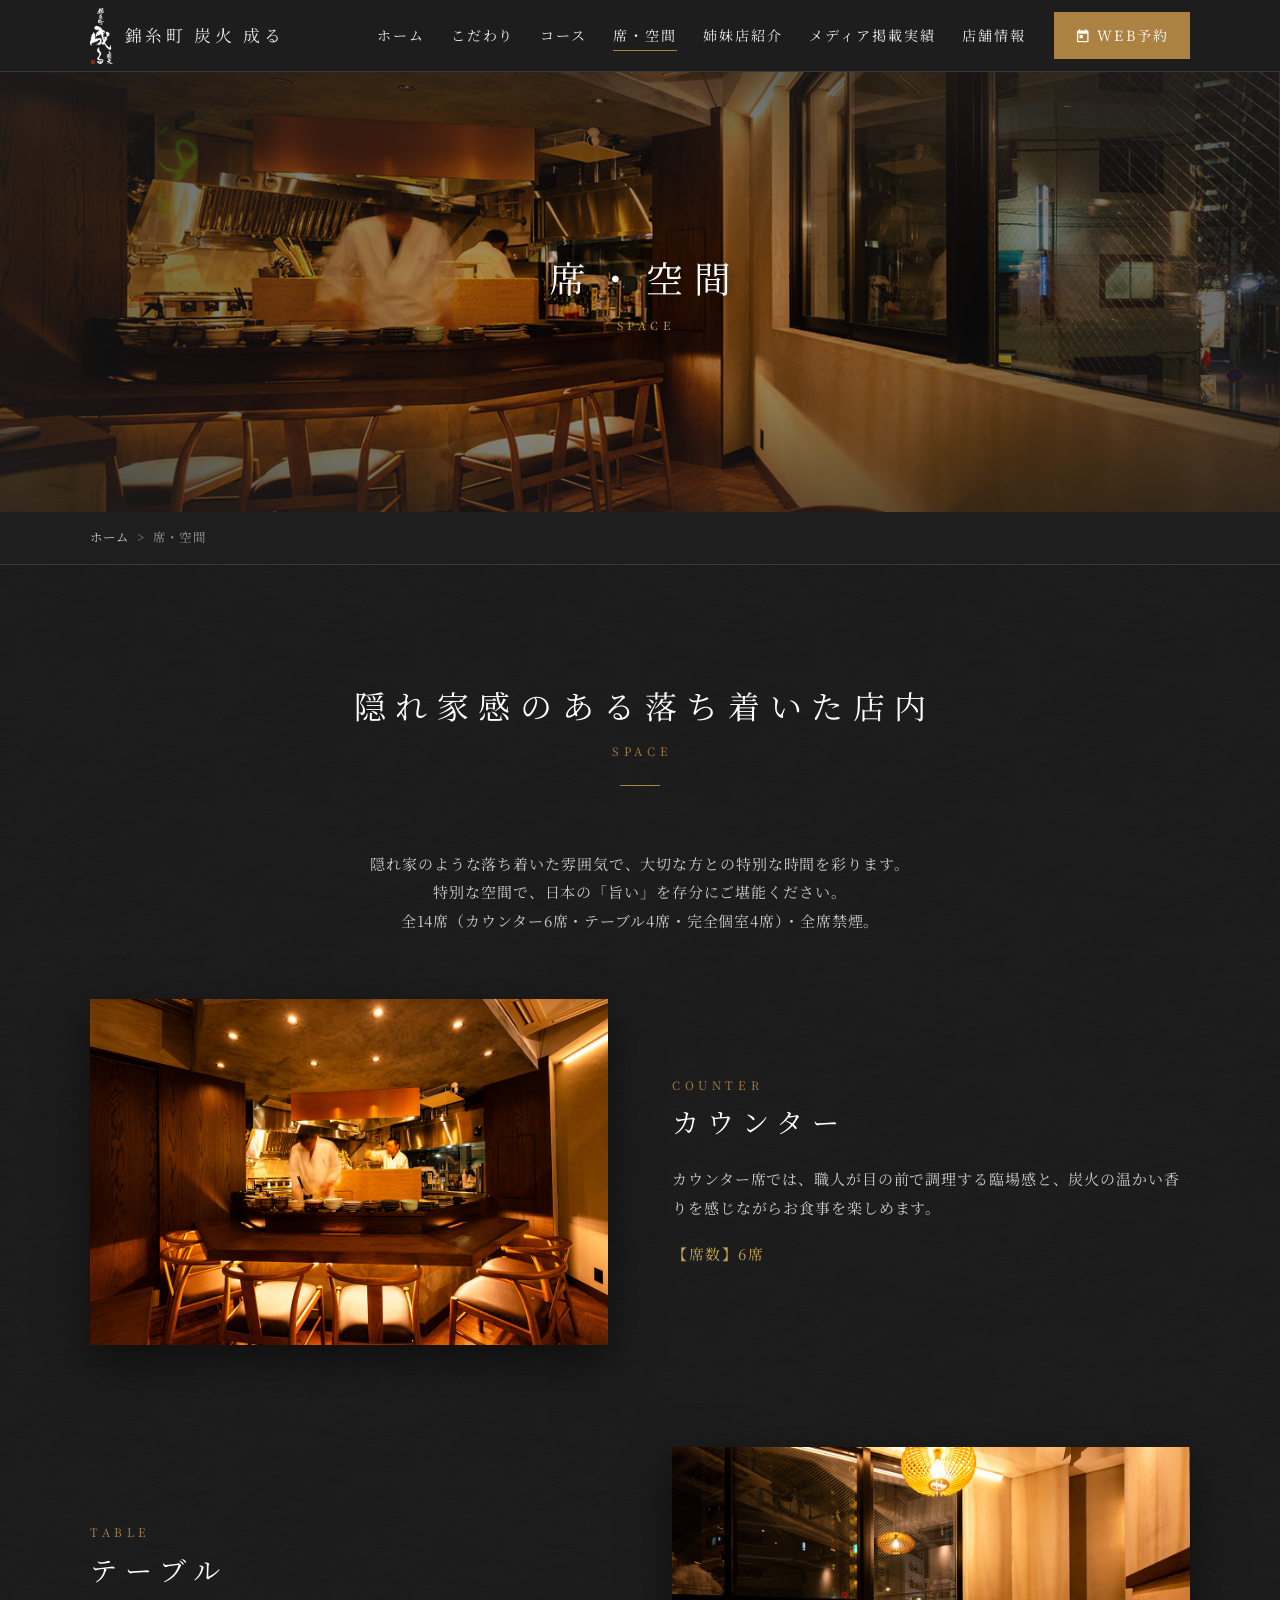
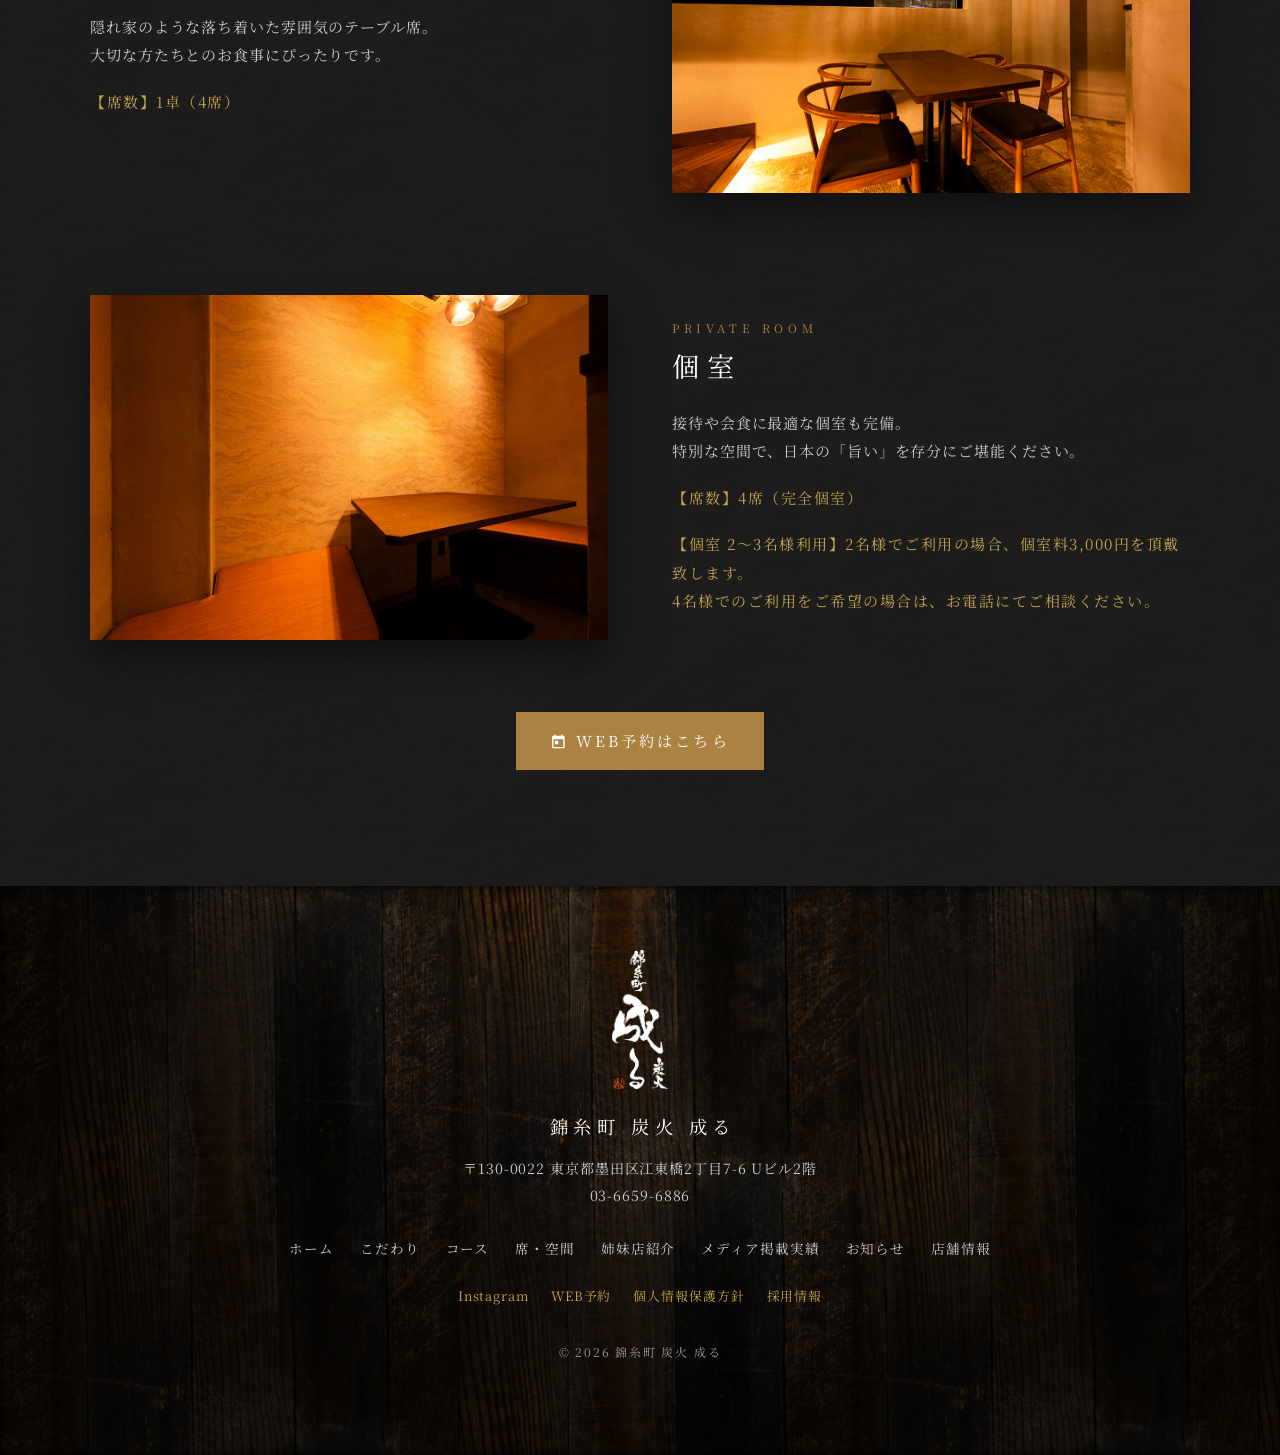
<file: table/index.html>
<!DOCTYPE html>
<html lang="ja">
<head>
  <meta charset="UTF-8">
  <meta name="viewport" content="width=device-width, initial-scale=1">
  <title>席・空間 | 錦糸町 炭火 成る</title>
  <meta name="description" content="錦糸町 炭火 成る の席・空間。職人が目の前で調理するカウンター席、隠れ家のような落ち着いたテーブル席、接待や会食に最適な個室をご用意しております。">
  <meta property="og:locale" content="ja_JP">
  <meta property="og:type" content="website">
  <meta property="og:site_name" content="錦糸町 炭火 成る">
  <meta property="og:title" content="席・空間 | 錦糸町 炭火 成る">
  <meta property="og:description" content="錦糸町 炭火 成る の席・空間。職人が目の前で調理するカウンター席、隠れ家のような落ち着いたテーブル席、接待や会食に最適な個室をご用意しております。">
  <meta property="og:url" content="https://kinshicho-sumibi-naru.com/table/">
  <meta property="og:image" content="https://kinshicho-sumibi-naru.com/images/table-head.jpg">
  <meta name="twitter:card" content="summary_large_image">
  <link rel="canonical" href="https://kinshicho-sumibi-naru.com/table/">
  <link rel="icon" href="../images/favicon.jpg" type="image/jpeg">
  <link rel="apple-touch-icon" href="../images/favicon.jpg">
  <link rel="preconnect" href="https://fonts.googleapis.com">
  <link rel="preconnect" href="https://fonts.gstatic.com" crossorigin>
  <link href="https://fonts.googleapis.com/css2?family=Noto+Serif+JP:wght@300;400;500&display=swap" rel="stylesheet">
  <link rel="stylesheet" href="../css/style.css">
</head>
<body>
<header class="site-header">
  <div class="inner">
    <a class="brand" href="../" aria-label="錦糸町 炭火 成る トップページ">
      <img src="../images/logo-white.png" alt="錦糸町 炭火 成る" width="500" height="1242">
      <span class="brand__name">錦糸町 炭火 成る</span>
    </a>
    <button class="nav-toggle" type="button" aria-expanded="false" aria-controls="gnav" aria-label="メニューを開く">
      <span></span><span></span><span></span>
    </button>
    <nav class="gnav" id="gnav" aria-label="グローバルナビゲーション">
      <ul class="gnav__list">
        <li><a href="../">ホーム</a></li>
        <li><a href="../concept/">こだわり</a></li>
        <li><a href="../course/">コース</a></li>
        <li><a href="../table/">席・空間</a></li>
        <li><a href="../sister-store/">姉妹店紹介</a></li>
        <li><a href="../media/">メディア掲載実績</a></li>
        <li><a href="../#access">店舗情報</a></li>
      </ul>
      <a class="btn-reserve" href="https://www.tablecheck.com/shops/kinshicho-sumibi-naru/reserve" target="_blank" rel="noopener"><svg class="icon" viewBox="0 0 24 24" aria-hidden="true"><path d="M19 4h-1V2h-2v2H8V2H6v2H5a2 2 0 0 0-2 2v14a2 2 0 0 0 2 2h14a2 2 0 0 0 2-2V6a2 2 0 0 0-2-2zm0 16H5V9h14v11zM7 11h5v5H7z"/></svg>WEB予約</a>
    </nav>
  </div>
</header>

<main>
<div class="page-head" style="background-image:url('../images/table-head.jpg')">
  <div class="page-head__body">
    <h1>席・空間<small>SPACE</small></h1>
  </div>
</div>
<nav class="breadcrumb" aria-label="パンくずリスト"><div class="inner"><ol><li><a href="../">ホーム</a></li><li>席・空間</li></ol></div></nav>


  <section class="section section--texture">
    <div class="inner">
      <div class="sec-title fade-up"><h2>隠れ家感のある落ち着いた店内</h2><span class="en">SPACE</span></div>
      <p class="lead center fade-up" style="margin-bottom:64px">隠れ家のような落ち着いた雰囲気で、大切な方との特別な時間を彩ります。<br>特別な空間で、日本の「旨い」を存分にご堪能ください。<br>全14席（カウンター6席・テーブル4席・完全個室4席）・全席禁煙。</p>

      <div class="seat fade-up">
        <div class="seat__img"><img src="../images/table-01.jpg" alt="カウンター席" width="1200" height="800" loading="lazy"></div>
        <div class="seat__body">
          <h3><span class="en">COUNTER</span>カウンター</h3>
          <p>カウンター席では、職人が目の前で調理する臨場感と、炭火の温かい香りを感じながらお食事を楽しめます。</p>
          <p class="seats">【席数】6席</p>
        </div>
      </div>

      <div class="seat fade-up">
        <div class="seat__img"><img src="../images/table-02.jpg" alt="テーブル席" width="1200" height="800" loading="lazy"></div>
        <div class="seat__body">
          <h3><span class="en">TABLE</span>テーブル</h3>
          <p>隠れ家のような落ち着いた雰囲気のテーブル席。<br>大切な方たちとのお食事にぴったりです。</p>
          <p class="seats">【席数】1卓（4席）</p>
        </div>
      </div>

      <div class="seat fade-up">
        <div class="seat__img"><img src="../images/table-03.webp" alt="個室" width="1200" height="800" loading="lazy"></div>
        <div class="seat__body">
          <h3><span class="en">PRIVATE ROOM</span>個室</h3>
          <p>接待や会食に最適な個室も完備。<br>特別な空間で、日本の「旨い」を存分にご堪能ください。</p>
          <p class="seats">【席数】4席（完全個室）</p>
          <p class="seats">【個室 2〜3名様利用】2名様でご利用の場合、個室料3,000円を頂戴致します。<br>4名様でのご利用をご希望の場合は、お電話にてご相談ください。</p>
        </div>
      </div>

      <p class="center mt-l fade-up" style="margin-top:72px"><a class="btn btn--solid" href="https://www.tablecheck.com/shops/kinshicho-sumibi-naru/reserve" target="_blank" rel="noopener"><svg class="icon" viewBox="0 0 24 24" aria-hidden="true"><path d="M19 4h-1V2h-2v2H8V2H6v2H5a2 2 0 0 0-2 2v14a2 2 0 0 0 2 2h14a2 2 0 0 0 2-2V6a2 2 0 0 0-2-2zm0 16H5V9h14v11zM7 11h5v5H7z"/></svg>WEB予約はこちら</a></p>
    </div>
  </section>
</main>
<footer class="site-footer">
  <div class="inner">
    <img class="site-footer__logo" src="../images/logo-white.png" alt="" width="500" height="1242">
    <p class="site-footer__name">錦糸町 炭火 成る</p>
    <p class="site-footer__addr">〒130-0022 東京都墨田区江東橋2丁目7-6 <span class="nowrap">Uビル2階</span><br><a href="tel:03-6659-6886">03-6659-6886</a></p>
    <ul class="site-footer__nav">
      <li><a href="../">ホーム</a></li><li><a href="../concept/">こだわり</a></li><li><a href="../course/">コース</a></li><li><a href="../table/">席・空間</a></li><li><a href="../sister-store/">姉妹店紹介</a></li><li><a href="../media/">メディア掲載実績</a></li><li><a href="../information/">お知らせ</a></li><li><a href="../#access">店舗情報</a></li>
    </ul>
    <ul class="site-footer__sub">
      <li><a href="https://www.instagram.com/sumibinaru" target="_blank" rel="noopener">Instagram</a></li>
      <li><a href="https://www.tablecheck.com/shops/kinshicho-sumibi-naru/reserve" target="_blank" rel="noopener">WEB予約</a></li>
      <li><a href="../privacy/">個人情報保護方針</a></li>
      <li><a href="https://pay-it-forward-corporate.com/recruit/" target="_blank" rel="noopener">採用情報</a></li>
    </ul>
    <p class="site-footer__copy">&copy; 2026 錦糸町 炭火 成る</p>
  </div>
</footer>

<nav class="bottom-bar" aria-label="クイックメニュー">
  <a href="tel:03-6659-6886"><svg class="icon" viewBox="0 0 24 24" aria-hidden="true"><path d="M6.6 10.8a15.1 15.1 0 0 0 6.6 6.6l2.2-2.2a1 1 0 0 1 1-.25c1.1.37 2.3.57 3.6.57a1 1 0 0 1 1 1V20a1 1 0 0 1-1 1A17 17 0 0 1 3 4a1 1 0 0 1 1-1h3.5a1 1 0 0 1 1 1c0 1.25.2 2.45.57 3.57a1 1 0 0 1-.25 1L6.6 10.8z"/></svg>電話</a>
  <a href="https://www.google.com/maps/dir/?api=1&destination=%E9%8C%A6%E7%B3%B8%E7%94%BA%20%E7%82%AD%E7%81%AB%20%E6%88%90%E3%82%8B" target="_blank" rel="noopener"><svg class="icon" viewBox="0 0 24 24" aria-hidden="true"><path d="M12 2a7 7 0 0 0-7 7c0 5.25 7 13 7 13s7-7.75 7-13a7 7 0 0 0-7-7zm0 9.5A2.5 2.5 0 1 1 12 6.5a2.5 2.5 0 0 1 0 5z"/></svg>地図</a>
  <a class="is-reserve" href="https://www.tablecheck.com/shops/kinshicho-sumibi-naru/reserve" target="_blank" rel="noopener"><svg class="icon" viewBox="0 0 24 24" aria-hidden="true"><path d="M19 4h-1V2h-2v2H8V2H6v2H5a2 2 0 0 0-2 2v14a2 2 0 0 0 2 2h14a2 2 0 0 0 2-2V6a2 2 0 0 0-2-2zm0 16H5V9h14v11zM7 11h5v5H7z"/></svg>WEB予約</a>
</nav>

<script src="../js/main.js"></script>
</body>
</html>
</file>
<file: css/style.css>
/* ==========================================================================
   錦糸町 炭火 成る  公式サイト  共通スタイル
   既存サイトの配色（背景 #1E1E1E / 文字 #EAEAEA / 金 #AC8243・#8B6935）を踏襲
   ========================================================================== */

:root {
  --bg: #1e1e1e;
  --bg-2: #262626;
  --bg-3: #2e2e2e;
  --fg: #eaeaea;
  --fg-soft: #cccccc;
  --muted: #9a9a9a;
  --line: rgba(255, 255, 255, 0.12);
  --gold: #ac8243;
  --gold-dark: #8b6935;
  --gold-light: #c4a44c;
  --footer-bg: #401701;
  --header-h: 72px;
  --bottombar-h: 60px;
  --font: "Noto Serif JP", "Hiragino Mincho ProN", "Yu Mincho", YuMincho, serif;
}

*,
*::before,
*::after { box-sizing: border-box; margin: 0; padding: 0; }

html { scroll-behavior: smooth; scroll-padding-top: calc(var(--header-h) + 12px); }

body {
  font-family: var(--font);
  font-weight: 400;
  font-size: 15px;
  line-height: 1.9;
  letter-spacing: 0.06em;
  color: var(--fg);
  background: var(--bg);
  -webkit-font-smoothing: antialiased;
  overflow-x: hidden;
}

img, video { max-width: 100%; height: auto; display: block; }
a { color: inherit; text-decoration: none; transition: color 0.3s, opacity 0.3s, background 0.3s; }
a:hover { color: var(--gold-light); }
ul, ol { list-style: none; }
h1, h2, h3, h4 { font-weight: 400; line-height: 1.6; letter-spacing: 0.12em; }
p + p { margin-top: 1em; }
p, .news-list span, .media-list .title { text-wrap: pretty; }
.nowrap { white-space: nowrap; }

.inner { width: min(1100px, 100% - 32px); margin-inline: auto; }
.inner--narrow { width: min(820px, 100% - 32px); margin-inline: auto; }
.pc-only { display: block; }
.sp-only { display: none; }
.sr-only { position: absolute; width: 1px; height: 1px; overflow: hidden; clip: rect(0 0 0 0); white-space: nowrap; }

/* ------------------------------------------------------------------ 共通ボタン */
.btn {
  display: inline-flex;
  align-items: center;
  justify-content: center;
  gap: 0.6em;
  min-width: 220px;
  padding: 0.9em 2.2em;
  border: 1px solid var(--gold);
  color: var(--fg);
  background: transparent;
  font-size: 0.95rem;
  letter-spacing: 0.2em;
  position: relative;
  overflow: hidden;
  isolation: isolate;
  transition: color 0.3s;
}
.btn::after {
  content: "";
  position: absolute;
  inset: 0;
  background: var(--gold);
  transform: scaleX(0);
  transform-origin: left;
  transition: transform 0.35s ease;
  z-index: -1;
}
.btn:hover { color: #fff; }
.btn:hover::after { transform: scaleX(1); }
.btn--solid { background: var(--gold); border-color: var(--gold); color: #fff; }
.btn--solid::after { background: var(--gold-dark); }
.btn--small { min-width: 0; padding: 0.6em 1.4em; font-size: 0.85rem; }

/* ------------------------------------------------------------------ ヘッダー */
.site-header {
  position: fixed;
  top: 0; left: 0; right: 0;
  z-index: 100;
  height: var(--header-h);
  background: rgba(30, 30, 30, 0.82);
  backdrop-filter: blur(8px);
  -webkit-backdrop-filter: blur(8px);
  border-bottom: 1px solid var(--line);
  transition: background 0.3s;
}
.site-header .inner {
  height: 100%;
  display: flex;
  align-items: center;
  justify-content: space-between;
  gap: 24px;
}
.brand {
  display: flex;
  align-items: center;
  gap: 12px;
  color: var(--fg);
}
.brand:hover { color: var(--fg); opacity: 0.85; }
.brand img { height: 56px; width: auto; }
.brand__name { font-size: 1.05rem; letter-spacing: 0.22em; white-space: nowrap; }

.gnav { display: flex; align-items: center; gap: 28px; }
.gnav__list { display: flex; gap: 26px; }
.gnav__list a {
  font-size: 0.88rem;
  letter-spacing: 0.14em;
  padding: 6px 0;
  position: relative;
  color: var(--fg);
}
.gnav__list a::after {
  content: "";
  position: absolute;
  left: 0; bottom: 0;
  width: 100%; height: 1px;
  background: var(--gold);
  transform: scaleX(0);
  transform-origin: right;
  transition: transform 0.3s;
}
.gnav__list a:hover::after,
.gnav__list a[aria-current="page"]::after { transform: scaleX(1); transform-origin: left; }

.btn-reserve {
  display: inline-flex;
  align-items: center;
  gap: 0.5em;
  padding: 0.65em 1.4em;
  background: var(--gold);
  color: #fff;
  font-size: 0.88rem;
  letter-spacing: 0.16em;
  border: 1px solid var(--gold);
  white-space: nowrap;
}
.btn-reserve:hover { background: var(--gold-dark); color: #fff; }

.nav-toggle {
  display: none;
  width: 44px; height: 44px;
  background: none;
  border: 0;
  cursor: pointer;
  position: relative;
  z-index: 110;
}
.nav-toggle span {
  position: absolute;
  left: 10px;
  width: 24px; height: 1px;
  background: var(--fg);
  transition: transform 0.3s, opacity 0.3s, top 0.3s;
}
.nav-toggle span:nth-child(1) { top: 14px; }
.nav-toggle span:nth-child(2) { top: 22px; }
.nav-toggle span:nth-child(3) { top: 30px; }
.nav-toggle[aria-expanded="true"] span:nth-child(1) { top: 22px; transform: rotate(45deg); }
.nav-toggle[aria-expanded="true"] span:nth-child(2) { opacity: 0; }
.nav-toggle[aria-expanded="true"] span:nth-child(3) { top: 22px; transform: rotate(-45deg); }

/* ------------------------------------------------------------------ ヒーロー */
.hero {
  position: relative;
  height: 100svh;
  min-height: 560px;
  overflow: hidden;
  background: #000 url("../images/hero-01.jpg") center / cover no-repeat;
}
.hero__slide {
  position: absolute;
  inset: 0;
  background-size: cover;
  background-position: center;
  opacity: 0;
  animation: heroFade 14s infinite;
  transform: scale(1.04);
}
.hero__slide:nth-child(1) { background-image: url("../images/hero-01.jpg"); animation-delay: 0s; }
.hero__slide:nth-child(2) { background-image: url("../images/hero-02.jpg"); animation-delay: 7s; }
@keyframes heroFade {
  0%   { opacity: 0; transform: scale(1.08); }
  8%   { opacity: 1; }
  50%  { opacity: 1; }
  58%  { opacity: 0; transform: scale(1.0); }
  100% { opacity: 0; }
}
.hero::after {
  content: "";
  position: absolute;
  inset: 0;
  background:
    radial-gradient(ellipse 34% 40% at 50% 50%, rgba(0,0,0,0.55) 0%, rgba(0,0,0,0.3) 45%, rgba(0,0,0,0) 100%),
    linear-gradient(to bottom, rgba(0,0,0,0.35) 0%, rgba(0,0,0,0.05) 40%, rgba(30,30,30,0.9) 100%);
}
.hero__logo {
  position: absolute;
  z-index: 2;
  left: 50%; top: 50%;
  transform: translate(-50%, -50%);
  width: 92px;
  filter: drop-shadow(0 4px 16px rgba(0,0,0,0.8)) drop-shadow(0 0 28px rgba(0,0,0,0.6));
  opacity: 0;
  animation: fadeIn 1.6s 0.4s forwards;
}
.hero__scroll {
  position: absolute;
  z-index: 2;
  left: 50%; bottom: 28px;
  transform: translateX(-50%);
  font-size: 0.7rem;
  letter-spacing: 0.3em;
  color: var(--fg-soft);
  display: flex;
  flex-direction: column;
  align-items: center;
  gap: 8px;
}
.hero__scroll::after {
  content: "";
  width: 1px; height: 48px;
  background: linear-gradient(var(--gold), transparent);
  animation: scrollLine 2s infinite;
}
@keyframes scrollLine { 0% { transform: scaleY(0); transform-origin: top; } 50% { transform: scaleY(1); transform-origin: top; } 51% { transform-origin: bottom; } 100% { transform: scaleY(0); transform-origin: bottom; } }
@keyframes fadeIn { to { opacity: 1; } }

/* ------------------------------------------------------------------ 下層ページヘッダー */
.page-head {
  position: relative;
  margin-top: var(--header-h);
  height: clamp(260px, 42vw, 440px);
  background-size: cover;
  background-position: center;
  display: flex;
  align-items: center;
  justify-content: center;
  text-align: center;
}
.page-head::before {
  content: "";
  position: absolute;
  inset: 0;
  background: radial-gradient(ellipse at center, rgba(0,0,0,0.25), rgba(30,30,30,0.85));
}
.page-head__body { position: relative; z-index: 1; }
.page-head h1 {
  font-size: clamp(1.6rem, 3.5vw, 2.3rem);
  letter-spacing: 0.3em;
  text-indent: 0.3em;
  color: #fff;
  text-shadow: 0 2px 12px rgba(0,0,0,0.6);
}
.page-head h1 small {
  display: block;
  font-size: 0.7rem;
  letter-spacing: 0.4em;
  color: var(--gold-light);
  margin-top: 10px;
}
.breadcrumb {
  font-size: 0.78rem;
  color: var(--muted);
  letter-spacing: 0.1em;
  padding: 14px 0;
  border-bottom: 1px solid var(--line);
}
.breadcrumb ol { display: flex; flex-wrap: wrap; gap: 0.6em; }
.breadcrumb li + li::before { content: ">"; margin-right: 0.6em; color: var(--muted); }
.breadcrumb a { color: var(--fg-soft); }

/* ------------------------------------------------------------------ セクション共通 */
.section { padding: clamp(64px, 9vw, 120px) 0; position: relative; }
.section--texture {
  background: var(--bg) url("../images/bg-texture.jpg") repeat;
  background-size: 400px;
}
.section--texture::before { content: ""; position: absolute; inset: 0; background: rgba(30,30,30,0.72); pointer-events: none; }
.section--texture > * { position: relative; }
.section--dark { background: #171717; }
.section--wall {
  background: #1a1a1a url("../images/bg-wall.jpg") center / cover fixed;
}
.section--wall::before { content: ""; position: absolute; inset: 0; background: rgba(20,20,20,0.82); }
.section--wall > * { position: relative; }

.sec-title {
  text-align: center;
  margin-bottom: clamp(36px, 5vw, 64px);
}
.sec-title h2 {
  font-size: clamp(1.5rem, 3vw, 2rem);
  letter-spacing: 0.3em;
  text-indent: 0.3em;
  color: #fff;
}
.sec-title .en {
  display: block;
  font-size: 0.72rem;
  letter-spacing: 0.4em;
  color: var(--gold);
  margin-top: 10px;
  text-indent: 0.4em;
}
.sec-title::after {
  content: "";
  display: block;
  width: 40px; height: 1px;
  background: var(--gold);
  margin: 22px auto 0;
}
.lead { color: var(--fg-soft); }
.center { text-align: center; }
.mt-l { margin-top: 48px; }

/* ------------------------------------------------------------------ トップ：キャッチ */
.catch {
  display: grid;
  grid-template-columns: 1.05fr 1fr;
  gap: clamp(32px, 6vw, 96px);
  align-items: center;
}
.catch__text h1 {
  font-size: clamp(1.4rem, 2.4vw, 1.9rem);
  letter-spacing: 0.25em;
  color: #fff;
  margin-bottom: 1.6em;
}
.catch__text p { font-size: 0.98rem; line-height: 2.3; }
.catch__text .btn { margin-top: 2.4em; }
.catch__img {
  position: relative;
}
.catch__img img {
  width: 100%;
  aspect-ratio: 4 / 5;
  object-fit: cover;
  box-shadow: 0 20px 50px rgba(0,0,0,0.55);
}
.catch__img::before {
  content: "";
  position: absolute;
  inset: 16px -16px -16px 16px;
  border: 1px solid var(--gold-dark);
  z-index: -1;
}
@media (min-width: 1024px) {
  .catch:has(.catch__text--tategaki) { grid-template-columns: 1.15fr 1fr; }
  /* 縦書きキャッチ：見出し→本文を右から左へ並べ、ボタンは下段に。
     本文は <br> を無効にして高さで折り返す（幅のはみ出し防止） */
  .catch__text--tategaki {
    display: flex;
    flex-direction: row-reverse;
    flex-wrap: wrap;
    justify-content: center;
    align-items: flex-start;
    align-content: flex-start;
    gap: 1.6em 1.7em;
  }
  .catch__text--tategaki h1,
  .catch__text--tategaki p {
    writing-mode: vertical-rl;
    text-orientation: upright;
    flex: none;
    margin: 0;
    height: 540px;
  }
  .catch__text--tategaki h1 { line-height: 2; font-size: clamp(1.5rem, 2.6vw, 2rem); margin-left: 0.6em; }
  .catch__text--tategaki p { line-height: 2.3; text-wrap: balance; }
  .catch__text--tategaki p br { display: none; }
  .catch__text--tategaki .btn-wrap { flex: 0 0 100%; display: flex; justify-content: center; }
  .catch__text--tategaki .btn { margin: 0; }
}

/* ------------------------------------------------------------------ 交互レイアウト */
.feature {
  display: grid;
  grid-template-columns: 1fr 1fr;
  gap: clamp(28px, 5vw, 72px);
  align-items: center;
}
.feature + .feature { margin-top: clamp(64px, 8vw, 110px); }
.feature--rev .feature__img { order: 2; }
.feature__img img {
  width: 100%;
  aspect-ratio: 7 / 5;
  object-fit: cover;
  box-shadow: 0 16px 40px rgba(0,0,0,0.5);
}
.feature__body h3 {
  font-size: clamp(1.25rem, 2.2vw, 1.6rem);
  letter-spacing: 0.2em;
  color: #fff;
  margin-bottom: 1.1em;
  padding-bottom: 0.6em;
  position: relative;
}
.feature__body h3::after {
  content: "";
  position: absolute;
  left: 0; bottom: 0;
  width: 36px; height: 1px;
  background: var(--gold);
}
.feature__body h3 .sub {
  display: block;
  font-size: 0.78rem;
  letter-spacing: 0.2em;
  color: var(--gold-light);
  margin-bottom: 0.5em;
}
.feature__body p { color: var(--fg-soft); }
.feature__body .btn-wrap { margin-top: 2em; display: flex; flex-wrap: wrap; gap: 12px; }

/* ------------------------------------------------------------------ Instagram */
.insta { text-align: center; }
.insta__account {
  font-size: 1.1rem;
  letter-spacing: 0.12em;
  color: var(--gold-light);
  margin-bottom: 1.6em;
}
.insta p { color: var(--fg-soft); }
.insta .btn { margin-top: 1.6em; }
.icon { width: 1.1em; height: 1.1em; fill: currentColor; flex: none; }

/* ------------------------------------------------------------------ お知らせ */
.news-list { border-top: 1px solid var(--line); }
.news-list li { border-bottom: 1px solid var(--line); }
.news-list a,
.news-list .news-row {
  display: grid;
  grid-template-columns: 9.5em 1fr;
  gap: 1em 2em;
  padding: 20px 8px;
  align-items: baseline;
  color: var(--fg);
}
.news-list a:hover { background: rgba(255,255,255,0.03); color: var(--gold-light); }
.news-list time { font-size: 0.85rem; color: var(--gold-light); letter-spacing: 0.1em; }
.news-list .news-row { color: var(--fg-soft); }

/* ------------------------------------------------------------------ 店舗情報 */
.access {
  display: grid;
  grid-template-columns: 1fr 1fr;
  gap: clamp(32px, 5vw, 72px);
  align-items: start;
}
.access__map iframe {
  width: 100%;
  aspect-ratio: 4 / 3;
  border: 0;
  filter: grayscale(0.4) contrast(1.05);
  box-shadow: 0 16px 40px rgba(0,0,0,0.5);
}
.access__logo { width: 64px; margin-bottom: 24px; }
.access__name { font-size: 1.4rem; letter-spacing: 0.25em; color: #fff; margin-bottom: 0.8em; }
.access dl { display: grid; grid-template-columns: 7em 1fr; gap: 0.6em 1.2em; margin-top: 1.4em; }
.access dt { color: var(--gold-light); font-size: 0.9rem; letter-spacing: 0.15em; }
.access dd { color: var(--fg); }
.access dd a.tel { font-size: 1.2rem; letter-spacing: 0.1em; }
.access__links { margin-top: 2em; display: flex; flex-wrap: wrap; gap: 12px; }

/* ------------------------------------------------------------------ 姉妹店バナー */
.sister-banner {
  position: relative;
  display: block;
  overflow: hidden;
  color: #fff;
  text-align: center;
  padding: clamp(60px, 10vw, 120px) 16px;
  background: url("../images/sister-head.jpg") center / cover;
}
.sister-banner::before { content: ""; position: absolute; inset: 0; background: rgba(0,0,0,0.6); transition: background 0.4s; }
.sister-banner:hover { color: #fff; }
.sister-banner:hover::before { background: rgba(0,0,0,0.45); }
.sister-banner__body { position: relative; }
.sister-banner .en { display: block; font-size: 0.72rem; letter-spacing: 0.4em; color: var(--gold-light); margin-bottom: 10px; }
.sister-banner h2 { font-size: clamp(1.4rem, 3vw, 2rem); letter-spacing: 0.3em; text-indent: 0.3em; }
.sister-banner p { margin-top: 1em; color: var(--fg-soft); }
.sister-banner .btn { margin-top: 1.8em; }

/* ------------------------------------------------------------------ フッター */
.site-footer {
  position: relative;
  background: var(--footer-bg) url("../images/bg-footer.jpg") repeat;
  color: var(--fg);
  padding: 64px 0 calc(32px + var(--bottombar-h));
  box-shadow: 0 0 10px rgba(0,0,0,0.9) inset;
}
.site-footer::before {
  content: "";
  position: absolute; inset: 0;
  background: radial-gradient(at top center, rgba(0,0,0,0.3) 0%, rgba(0,0,0,0.75) 70%);
  pointer-events: none;
}
.site-footer .inner { position: relative; text-align: center; }
.site-footer__logo { width: 56px; margin: 0 auto 20px; }
.site-footer__name { font-size: 1.15rem; letter-spacing: 0.3em; text-indent: 0.3em; color: #fff; }
.site-footer__addr { font-size: 0.88rem; color: var(--fg-soft); margin-top: 0.8em; line-height: 1.9; }
.site-footer__nav { display: flex; flex-wrap: wrap; justify-content: center; gap: 10px 26px; margin: 28px 0 0; font-size: 0.85rem; }
.site-footer__nav a { color: var(--fg-soft); }
.site-footer__sub { display: flex; flex-wrap: wrap; justify-content: center; gap: 10px 22px; margin-top: 22px; font-size: 0.8rem; }
.site-footer__sub a { color: var(--gold-light); }
.site-footer__copy { margin-top: 32px; font-size: 0.75rem; letter-spacing: 0.15em; color: var(--muted); }

/* ------------------------------------------------------------------ スマホ固定バー */
.bottom-bar {
  display: none;
  position: fixed;
  left: 0; right: 0; bottom: 0;
  z-index: 90;
  height: var(--bottombar-h);
  background: rgba(23,23,23,0.96);
  border-top: 1px solid var(--line);
  padding-bottom: env(safe-area-inset-bottom);
}
.bottom-bar a {
  flex: 1;
  display: flex;
  flex-direction: column;
  align-items: center;
  justify-content: center;
  gap: 3px;
  font-size: 0.68rem;
  letter-spacing: 0.15em;
  color: var(--fg);
  border-left: 1px solid var(--line);
}
.bottom-bar a:first-child { border-left: 0; }
.bottom-bar a .icon { width: 20px; height: 20px; }
.bottom-bar a.is-reserve { background: var(--gold); color: #fff; }

/* ------------------------------------------------------------------ こだわり */
.concept-block {
  display: grid;
  grid-template-columns: 1fr 1fr;
  gap: clamp(32px, 6vw, 96px);
  align-items: center;
}
.concept-block + .concept-block { margin-top: clamp(72px, 10vw, 140px); }
.concept-block--rev .concept-block__img { order: 2; }
.concept-block h2 {
  font-size: clamp(1.35rem, 2.4vw, 1.8rem);
  letter-spacing: 0.22em;
  color: #fff;
  margin-bottom: 1.4em;
  line-height: 1.9;
}
.concept-block p { line-height: 2.3; color: var(--fg-soft); }
.concept-block__img img {
  width: 100%;
  aspect-ratio: 3 / 2;
  object-fit: cover;
  box-shadow: 0 20px 50px rgba(0,0,0,0.55);
}
@media (min-width: 1024px) {
  .concept-block--tategaki { grid-template-columns: 1.15fr 1fr; }
  .concept-block--tategaki .concept-block__text {
    display: flex;
    flex-direction: row-reverse;
    flex-wrap: wrap;
    justify-content: center;
    align-items: flex-start;
    align-content: flex-start;
    gap: 1.6em 1.7em;
  }
  .concept-block--tategaki h2,
  .concept-block--tategaki .concept-block__text > p {
    writing-mode: vertical-rl;
    text-orientation: upright;
    flex: none;
    margin: 0;
    height: 540px;
  }
  .concept-block--tategaki h2 { line-height: 2; margin-left: 0.6em; }
  .concept-block--tategaki p { line-height: 2.3; text-wrap: balance; }
  .concept-block--tategaki p br { display: none; }
}
.gallery {
  display: grid;
  grid-template-columns: repeat(3, 1fr);
  gap: 14px;
}
.gallery img {
  width: 100%;
  aspect-ratio: 1 / 1;
  object-fit: cover;
  transition: transform 0.6s ease, opacity 0.4s;
}
.gallery li { overflow: hidden; }
.gallery li:hover img { transform: scale(1.05); }

/* ------------------------------------------------------------------ コース */
.course-card {
  display: grid;
  grid-template-columns: 1fr 1fr;
  gap: clamp(28px, 4vw, 56px);
  align-items: start;
  padding: clamp(32px, 4vw, 56px);
  background: var(--bg-2);
  border: 1px solid var(--line);
}
.course-card + .course-card { margin-top: 40px; }
.course-card--noimg { grid-template-columns: 1fr; }
.course-card__img img { width: 100%; aspect-ratio: 7 / 5; object-fit: cover; }
.course-card h2 {
  font-size: clamp(1.25rem, 2.2vw, 1.55rem);
  letter-spacing: 0.15em;
  color: #fff;
  line-height: 1.7;
}
.course-card .price {
  display: inline-block;
  font-size: 1.3rem;
  color: var(--gold-light);
  letter-spacing: 0.08em;
  margin: 0.5em 0 0.3em;
}
.course-card .tag {
  display: inline-block;
  font-size: 0.75rem;
  letter-spacing: 0.15em;
  border: 1px solid var(--gold);
  color: var(--gold-light);
  padding: 2px 10px;
  margin-left: 10px;
  vertical-align: middle;
}
.course-card h4 {
  font-size: 0.92rem;
  letter-spacing: 0.2em;
  color: var(--gold-light);
  margin: 1.4em 0 0.5em;
}
.course-card ul li { padding-left: 1em; text-indent: -1em; color: var(--fg); }
.course-card ul li::before { content: "・"; }
.course-card .notes { margin-top: 1.2em; font-size: 0.82rem; color: var(--muted); line-height: 1.9; }
.course-card .notes li { padding-left: 1em; text-indent: -1em; }
.course-card .notes li::before { content: "※"; }
.course-note {
  margin-top: 56px;
  padding: clamp(24px, 3vw, 40px);
  border: 1px solid var(--gold-dark);
  background: rgba(0,0,0,0.25);
}
.course-note h3 { font-size: 1rem; letter-spacing: 0.2em; color: var(--gold-light); margin-bottom: 0.6em; }
.course-note h3 + ul + h3 { margin-top: 1.4em; }
.course-note li { padding-left: 1em; text-indent: -1em; color: var(--fg-soft); }
.course-note li::before { content: "・"; }
.course-cta { text-align: center; margin-top: 56px; }

/* ------------------------------------------------------------------ 席・空間 */
.seat { display: grid; grid-template-columns: 1fr 1fr; gap: clamp(28px, 5vw, 72px); align-items: center; }
.seat + .seat { margin-top: clamp(64px, 8vw, 110px); }
.seat:nth-child(even) .seat__img { order: 2; }
.seat__img img { width: 100%; aspect-ratio: 3 / 2; object-fit: cover; box-shadow: 0 16px 40px rgba(0,0,0,0.5); }
.seat h3 { font-size: clamp(1.3rem, 2.4vw, 1.7rem); letter-spacing: 0.3em; color: #fff; margin-bottom: 0.8em; }
.seat h3 .en { display: block; font-size: 0.72rem; letter-spacing: 0.4em; color: var(--gold); margin-bottom: 6px; }
.seat p { color: var(--fg-soft); }
.seat .seats { margin-top: 1.2em; color: var(--gold-light); letter-spacing: 0.1em; }

/* ------------------------------------------------------------------ 姉妹店 */
.sister-grid { display: grid; grid-template-columns: repeat(2, 1fr); gap: 40px 32px; }
.sister-card { background: var(--bg-2); border: 1px solid var(--line); display: flex; flex-direction: column; }
.sister-card img { width: 100%; aspect-ratio: 3 / 2; object-fit: cover; }
.sister-card__body { padding: 28px 28px 32px; flex: 1; display: flex; flex-direction: column; }
.sister-card h2 { font-size: 1.2rem; letter-spacing: 0.15em; color: #fff; margin-bottom: 0.6em; }
.sister-card p { color: var(--fg-soft); font-size: 0.92rem; }
.sister-card dl { margin-top: 1.2em; font-size: 0.9rem; display: grid; grid-template-columns: 6.5em 1fr; gap: 0.3em 1em; }
.sister-card dt { color: var(--gold-light); }
.sister-card .btn-wrap { margin-top: auto; padding-top: 1.6em; }

/* ------------------------------------------------------------------ メディア */
.media-note { text-align: center; color: var(--muted); font-size: 0.88rem; margin-bottom: 32px; }
.media-list { border-top: 1px solid var(--line); }
.media-list li { border-bottom: 1px solid var(--line); }
.media-list a {
  display: grid;
  grid-template-columns: 7.5em 3.5em 1fr auto;
  gap: 1em 1.4em;
  align-items: baseline;
  padding: 20px 8px;
  color: var(--fg);
}
.media-list a:hover { background: rgba(255,255,255,0.03); color: var(--gold-light); }
.media-list time { font-size: 0.85rem; color: var(--gold-light); letter-spacing: 0.1em; }
.media-list .kind { font-size: 0.7rem; letter-spacing: 0.15em; border: 1px solid var(--gold-dark); color: var(--gold-light); text-align: center; padding: 1px 4px; }
.media-list .ext { font-size: 0.75rem; color: var(--muted); white-space: nowrap; }

/* ------------------------------------------------------------------ お知らせ一覧・記事 */
.article { padding: clamp(28px, 4vw, 48px); background: var(--bg-2); border: 1px solid var(--line); }
.article + .article { margin-top: 32px; }
.article time { font-size: 0.85rem; color: var(--gold-light); letter-spacing: 0.1em; }
.article h2 { font-size: 1.25rem; letter-spacing: 0.1em; color: #fff; margin: 0.4em 0 1em; padding-bottom: 0.6em; border-bottom: 1px solid var(--line); }
.article p { color: var(--fg-soft); }
.article .article__img { margin-top: 1.6em; width: 100%; max-width: 560px; }
.article .article__link { color: var(--gold-light); }
.article .article__link:hover { text-decoration: underline; }
.article .article__price { font-size: 1.1rem; color: #fff; margin-top: 0.6em; }

/* ------------------------------------------------------------------ 個人情報保護方針 */
.policy p, .policy li { color: var(--fg-soft); }
.policy h3 { font-size: 1.05rem; letter-spacing: 0.15em; color: #fff; margin: 2.4em 0 0.8em; padding-left: 14px; border-left: 2px solid var(--gold); }
.policy ul { padding-left: 0; }
.policy ul li { padding-left: 1.2em; text-indent: -1.2em; }
.policy ul li::before { content: "・"; }
.policy address { font-style: normal; line-height: 2; }
.policy a { color: var(--gold-light); text-decoration: underline; }

/* ------------------------------------------------------------------ フェードイン */
.fade-up { opacity: 0; transform: translateY(24px); transition: opacity 0.9s ease, transform 0.9s ease; }
.fade-up.is-visible { opacity: 1; transform: none; }
@media (prefers-reduced-motion: reduce) {
  .fade-up { opacity: 1; transform: none; transition: none; }
  .hero__slide { animation: none; opacity: 1; }
  .hero__slide:nth-child(2) { display: none; }
}

/* ==========================================================================
   レスポンシブ
   ========================================================================== */
@media (max-width: 1024px) {
  .gnav__list { gap: 18px; }
  .gnav__list a { font-size: 0.82rem; }
  .brand__name { display: none; }
}

@media (max-width: 900px) {
  :root { --header-h: 64px; }
  .pc-only { display: none; }
  .sp-only { display: block; }
  .brand img { height: 48px; }
  .brand__name { display: inline; font-size: 0.95rem; }

  .nav-toggle { display: block; }
  .gnav {
    position: fixed;
    inset: 0;
    z-index: 105;
    flex-direction: column;
    justify-content: center;
    gap: 36px;
    background: rgba(24,24,24,0.97);
    opacity: 0;
    visibility: hidden;
    transition: opacity 0.35s, visibility 0.35s;
  }
  .gnav.is-open { opacity: 1; visibility: visible; }
  .gnav__list { flex-direction: column; align-items: center; gap: 22px; }
  .gnav__list a { font-size: 1.05rem; letter-spacing: 0.25em; }
  .gnav .btn-reserve { font-size: 1rem; padding: 0.9em 2.4em; }
  body.nav-open { overflow: hidden; }

  .hero { min-height: 480px; }
  .catch, .feature, .concept-block, .seat, .access, .course-card { grid-template-columns: 1fr; }
  .feature--rev .feature__img, .concept-block--rev .concept-block__img, .seat:nth-child(even) .seat__img { order: 0; }
  .catch__img img { aspect-ratio: 4 / 3; }
  .catch__img::before { inset: 14px -14px -14px 14px; }
  .gallery { grid-template-columns: repeat(2, 1fr); gap: 10px; }
  .sister-grid { grid-template-columns: 1fr; }
  .bottom-bar { display: flex; }
  .site-footer { padding-bottom: calc(40px + var(--bottombar-h)); }
}

@media (max-width: 600px) {
  body { font-size: 14px; }
  .btn { min-width: 0; width: 100%; max-width: 320px; }
  .news-list a, .news-list .news-row { grid-template-columns: 1fr; gap: 4px; padding: 16px 4px; }
  .media-list a { grid-template-columns: auto 1fr; gap: 6px 12px; }
  .media-list .kind { justify-self: start; }
  .media-list a .title { grid-column: 1 / -1; }
  .media-list a .ext { grid-column: 1 / -1; }
  .access dl { grid-template-columns: 1fr; gap: 0.2em; }
  .access dt { margin-top: 0.8em; }
  .course-card { padding: 20px 16px 28px; }
  .sister-card__body { padding: 20px 18px 24px; }
  .sister-card dl { grid-template-columns: 1fr; }
}

/* ===== 評価帯（Google / 食べログ）バッジ型 ===== */
:root { --ratings-bg:#1e1e1e;--ratings-fg:#eaeaea;--ratings-line:rgba(255,255,255,.12);--ratings-star:#c4a44c;--ratings-star-off:rgba(255,255,255,.22);--ratings-font:var(--font); }
.ratings { background: var(--ratings-bg); color: var(--ratings-fg); border-bottom: 1px solid var(--ratings-line); margin-top: var(--header-h); }
.ratings[hidden] { display: none; }
.ratings__inner { width: min(1100px, 100% - 32px); margin: 0 auto; display: flex; flex-wrap: wrap; justify-content: center; gap: 14px 20px; padding: 22px 0; }
.ratings__item { display: grid; grid-template-columns: auto 1fr; grid-template-rows: auto auto; column-gap: 16px; row-gap: 3px; align-items: center; min-width: 300px; padding: 12px 22px 12px 16px; background: #fff; color: #202124; text-decoration: none; border: 1px solid rgba(0,0,0,.08); border-radius: 14px; box-shadow: 0 2px 10px rgba(0,0,0,.14); font-family: var(--ratings-font, inherit); line-height: 1.25; transition: transform .15s ease, box-shadow .15s ease; }
.ratings__item[hidden] { display: none; }
.ratings__item:hover { transform: translateY(-2px); box-shadow: 0 6px 18px rgba(0,0,0,.2); color: #202124; opacity: 1; }
.ratings__brand { grid-row: 1 / 3; display: flex; flex-direction: column; align-items: center; justify-content: center; gap: 5px; padding-right: 16px; border-right: 1px solid #e8e8e8; min-width: 76px; }
.ratings__label { font-size: 11px; color: #5f6368; letter-spacing: .04em; white-space: nowrap; }
.ratings__g { font-family: Arial, Helvetica, sans-serif; font-weight: 700; font-size: 21px; letter-spacing: -.03em; line-height: 1; }
.ratings__g i { font-style: normal; }
.ratings__g i:nth-child(1) { color: #4285f4; }
.ratings__g i:nth-child(2) { color: #ea4335; }
.ratings__g i:nth-child(3) { color: #fbbc05; }
.ratings__g i:nth-child(4) { color: #4285f4; }
.ratings__g i:nth-child(5) { color: #34a853; }
.ratings__g i:nth-child(6) { color: #ea4335; }
.ratings__tb { display: inline-block; background: #f5a300; color: #fff; font-weight: 700; font-size: 13px; padding: 4px 9px; border-radius: 4px; letter-spacing: .06em; line-height: 1.2; }
.ratings__score { grid-column: 2; grid-row: 1; display: inline-flex; align-items: center; gap: 10px; white-space: nowrap; }
.ratings__score b { order: 0; font-size: 27px; font-weight: 700; font-variant-numeric: tabular-nums; letter-spacing: 0; line-height: 1; color: #202124; }
.ratings__score small { order: 1; font-size: 12px; color: #5f6368; margin-left: -6px; }
.ratings__item--tabelog .ratings__score b { color: #e08a00; }
.ratings__stars { order: 1; position: relative; display: inline-block; font-size: 17px; line-height: 1; letter-spacing: 1px; }
.ratings__stars-off { color: #dadce0; }
.ratings__stars-on { position: absolute; left: 0; top: 0; overflow: hidden; white-space: nowrap; color: #fbbc04; width: 0; }
.ratings__meta { grid-column: 2; grid-row: 2; display: flex; flex-wrap: wrap; align-items: baseline; gap: 2px 10px; }
.ratings__count { font-size: 12.5px; color: #3c4043; white-space: nowrap; }
.ratings__asof { font-size: 11px; color: #80868b; white-space: nowrap; }
.ratings__asof:empty { display: none; }
.sr-only { position: absolute; width: 1px; height: 1px; padding: 0; margin: -1px; overflow: hidden; clip: rect(0,0,0,0); white-space: nowrap; border: 0; }
@media (max-width: 600px) {
  .ratings__inner { width: min(100% - 24px, 420px); flex-wrap: nowrap; justify-content: center; gap: 10px; padding: 14px 0; }
  .ratings__item { flex: 1 1 0; min-width: 0; display: flex; flex-direction: column; align-items: center; gap: 4px; padding: 10px 8px 9px; border-radius: 12px; text-align: center; }
  .ratings__brand { flex-direction: row; align-items: center; justify-content: center; gap: 6px; padding-right: 0; border-right: 0; min-width: 0; padding-bottom: 6px; margin-bottom: 2px; border-bottom: 1px solid #ececec; width: 100%; }
  .ratings__g { font-size: 17px; }
  .ratings__tb { font-size: 11px; padding: 3px 7px; }
  .ratings__label { font-size: 10.5px; }
  .ratings__score { gap: 6px; }
  .ratings__score b { font-size: 23px; }
  .ratings__score small { font-size: 11px; margin-left: -4px; }
  .ratings__stars { font-size: 13px; letter-spacing: 0; }
  .ratings__meta { justify-content: center; gap: 0 6px; }
  .ratings__count { font-size: 11px; }
  .ratings__asof { font-size: 10px; width: 100%; }
}
@media (max-width: 360px) {
  .ratings__asof { display: none; }
}
</file>
